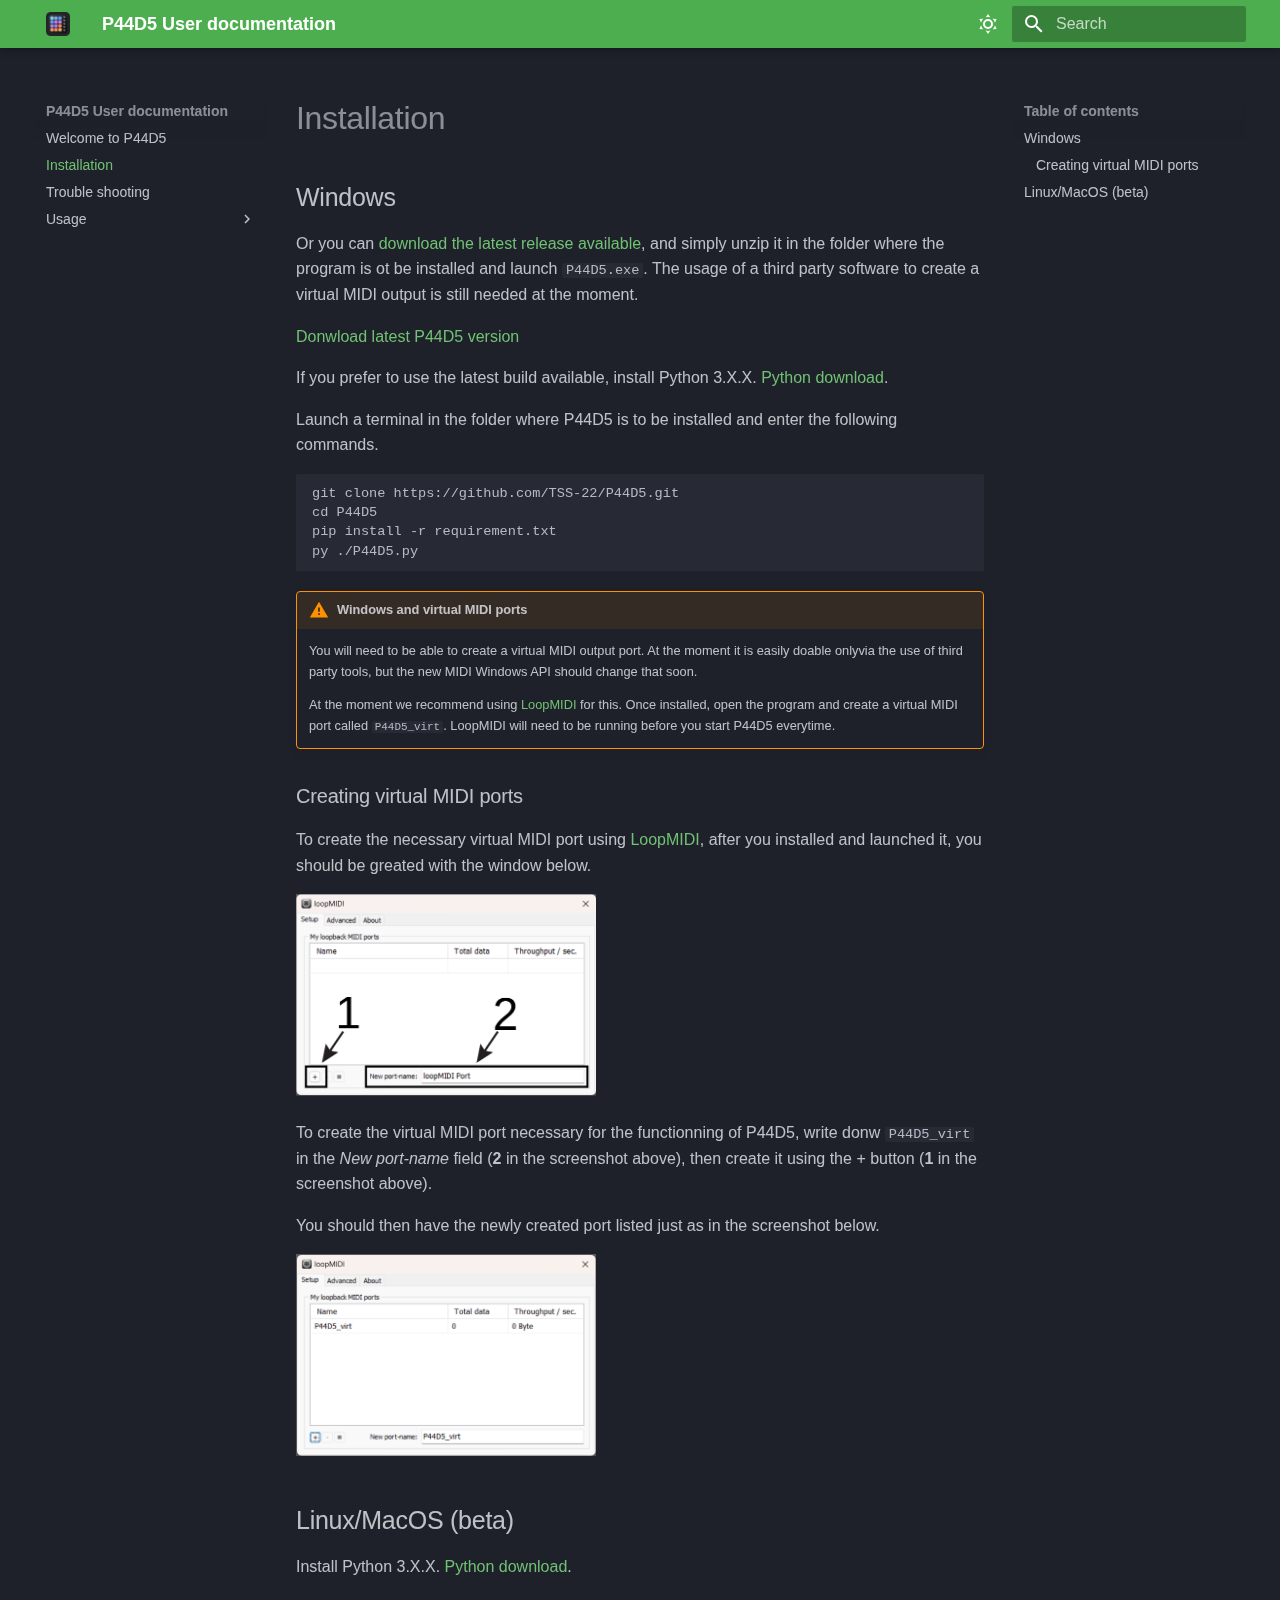
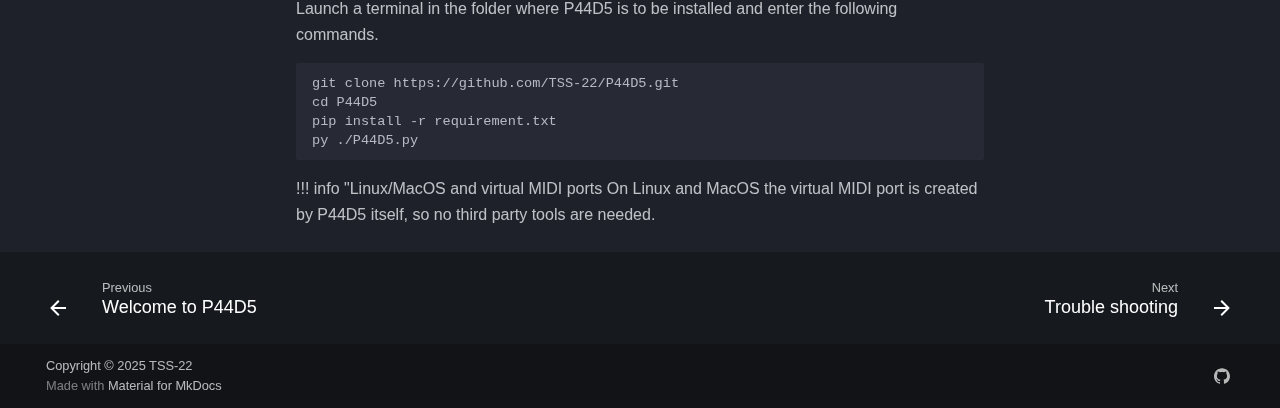
<file: 01-installation/index.html>
<!doctype html>
<html lang="en" class="no-js">
  <head>
    
      <meta charset="utf-8">
      <meta name="viewport" content="width=device-width,initial-scale=1">
      
      
      
        <link rel="canonical" href="https://github.com/TSS-22/P44D5/01-installation/">
      
      
        <link rel="prev" href="..">
      
      
        <link rel="next" href="../03-trouble_shooting/">
      
      
        
      
      
      <link rel="icon" href="../assets/img/logo.png">
      <meta name="generator" content="mkdocs-1.6.1, mkdocs-material-9.7.0">
    
    
      
        <title>Installation - P44D5 User documentation</title>
      
    
    
      <link rel="stylesheet" href="../assets/stylesheets/main.618322db.min.css">
      
        
        <link rel="stylesheet" href="../assets/stylesheets/palette.ab4e12ef.min.css">
      
      


    
    
      
    
    
      
    
    
    <script>__md_scope=new URL("..",location),__md_hash=e=>[...e].reduce(((e,_)=>(e<<5)-e+_.charCodeAt(0)),0),__md_get=(e,_=localStorage,t=__md_scope)=>JSON.parse(_.getItem(t.pathname+"."+e)),__md_set=(e,_,t=localStorage,a=__md_scope)=>{try{t.setItem(a.pathname+"."+e,JSON.stringify(_))}catch(e){}}</script>
    
      

    
    
  </head>
  
  
    
    
      
    
    
    
    
    <body dir="ltr" data-md-color-scheme="slate" data-md-color-primary="green" data-md-color-accent="deep-purple">
  
    
    <input class="md-toggle" data-md-toggle="drawer" type="checkbox" id="__drawer" autocomplete="off">
    <input class="md-toggle" data-md-toggle="search" type="checkbox" id="__search" autocomplete="off">
    <label class="md-overlay" for="__drawer"></label>
    <div data-md-component="skip">
      
        
        <a href="#installation" class="md-skip">
          Skip to content
        </a>
      
    </div>
    <div data-md-component="announce">
      
    </div>
    
    
      

  

<header class="md-header md-header--shadow" data-md-component="header">
  <nav class="md-header__inner md-grid" aria-label="Header">
    <a href=".." title="P44D5 User documentation" class="md-header__button md-logo" aria-label="P44D5 User documentation" data-md-component="logo">
      
  <img src="../assets/img/logo.png" alt="logo">

    </a>
    <label class="md-header__button md-icon" for="__drawer">
      
      <svg xmlns="http://www.w3.org/2000/svg" viewBox="0 0 24 24"><path d="M3 6h18v2H3zm0 5h18v2H3zm0 5h18v2H3z"/></svg>
    </label>
    <div class="md-header__title" data-md-component="header-title">
      <div class="md-header__ellipsis">
        <div class="md-header__topic">
          <span class="md-ellipsis">
            P44D5 User documentation
          </span>
        </div>
        <div class="md-header__topic" data-md-component="header-topic">
          <span class="md-ellipsis">
            
              Installation
            
          </span>
        </div>
      </div>
    </div>
    
      
        <form class="md-header__option" data-md-component="palette">
  
    
    
    
    <input class="md-option" data-md-color-media="" data-md-color-scheme="slate" data-md-color-primary="green" data-md-color-accent="deep-purple"  aria-label="Dark mode"  type="radio" name="__palette" id="__palette_0">
    
      <label class="md-header__button md-icon" title="Dark mode" for="__palette_1" hidden>
        <svg xmlns="http://www.w3.org/2000/svg" viewBox="0 0 24 24"><path d="M12 7a5 5 0 0 1 5 5 5 5 0 0 1-5 5 5 5 0 0 1-5-5 5 5 0 0 1 5-5m0 2a3 3 0 0 0-3 3 3 3 0 0 0 3 3 3 3 0 0 0 3-3 3 3 0 0 0-3-3m0-7 2.39 3.42C13.65 5.15 12.84 5 12 5s-1.65.15-2.39.42zM3.34 7l4.16-.35A7.2 7.2 0 0 0 5.94 8.5c-.44.74-.69 1.5-.83 2.29zm.02 10 1.76-3.77a7.131 7.131 0 0 0 2.38 4.14zM20.65 7l-1.77 3.79a7.02 7.02 0 0 0-2.38-4.15zm-.01 10-4.14.36c.59-.51 1.12-1.14 1.54-1.86.42-.73.69-1.5.83-2.29zM12 22l-2.41-3.44c.74.27 1.55.44 2.41.44.82 0 1.63-.17 2.37-.44z"/></svg>
      </label>
    
  
    
    
    
    <input class="md-option" data-md-color-media="" data-md-color-scheme="default" data-md-color-primary="blue" data-md-color-accent="deep-orange"  aria-label="Light mode"  type="radio" name="__palette" id="__palette_1">
    
      <label class="md-header__button md-icon" title="Light mode" for="__palette_0" hidden>
        <svg xmlns="http://www.w3.org/2000/svg" viewBox="0 0 24 24"><path d="m17.75 4.09-2.53 1.94.91 3.06-2.63-1.81-2.63 1.81.91-3.06-2.53-1.94L12.44 4l1.06-3 1.06 3zm3.5 6.91-1.64 1.25.59 1.98-1.7-1.17-1.7 1.17.59-1.98L15.75 11l2.06-.05L18.5 9l.69 1.95zm-2.28 4.95c.83-.08 1.72 1.1 1.19 1.85-.32.45-.66.87-1.08 1.27C15.17 23 8.84 23 4.94 19.07c-3.91-3.9-3.91-10.24 0-14.14.4-.4.82-.76 1.27-1.08.75-.53 1.93.36 1.85 1.19-.27 2.86.69 5.83 2.89 8.02a9.96 9.96 0 0 0 8.02 2.89m-1.64 2.02a12.08 12.08 0 0 1-7.8-3.47c-2.17-2.19-3.33-5-3.49-7.82-2.81 3.14-2.7 7.96.31 10.98 3.02 3.01 7.84 3.12 10.98.31"/></svg>
      </label>
    
  
</form>
      
    
    
      <script>var palette=__md_get("__palette");if(palette&&palette.color){if("(prefers-color-scheme)"===palette.color.media){var media=matchMedia("(prefers-color-scheme: light)"),input=document.querySelector(media.matches?"[data-md-color-media='(prefers-color-scheme: light)']":"[data-md-color-media='(prefers-color-scheme: dark)']");palette.color.media=input.getAttribute("data-md-color-media"),palette.color.scheme=input.getAttribute("data-md-color-scheme"),palette.color.primary=input.getAttribute("data-md-color-primary"),palette.color.accent=input.getAttribute("data-md-color-accent")}for(var[key,value]of Object.entries(palette.color))document.body.setAttribute("data-md-color-"+key,value)}</script>
    
    
    
      
      
        <label class="md-header__button md-icon" for="__search">
          
          <svg xmlns="http://www.w3.org/2000/svg" viewBox="0 0 24 24"><path d="M9.5 3A6.5 6.5 0 0 1 16 9.5c0 1.61-.59 3.09-1.56 4.23l.27.27h.79l5 5-1.5 1.5-5-5v-.79l-.27-.27A6.52 6.52 0 0 1 9.5 16 6.5 6.5 0 0 1 3 9.5 6.5 6.5 0 0 1 9.5 3m0 2C7 5 5 7 5 9.5S7 14 9.5 14 14 12 14 9.5 12 5 9.5 5"/></svg>
        </label>
        <div class="md-search" data-md-component="search" role="dialog">
  <label class="md-search__overlay" for="__search"></label>
  <div class="md-search__inner" role="search">
    <form class="md-search__form" name="search">
      <input type="text" class="md-search__input" name="query" aria-label="Search" placeholder="Search" autocapitalize="off" autocorrect="off" autocomplete="off" spellcheck="false" data-md-component="search-query" required>
      <label class="md-search__icon md-icon" for="__search">
        
        <svg xmlns="http://www.w3.org/2000/svg" viewBox="0 0 24 24"><path d="M9.5 3A6.5 6.5 0 0 1 16 9.5c0 1.61-.59 3.09-1.56 4.23l.27.27h.79l5 5-1.5 1.5-5-5v-.79l-.27-.27A6.52 6.52 0 0 1 9.5 16 6.5 6.5 0 0 1 3 9.5 6.5 6.5 0 0 1 9.5 3m0 2C7 5 5 7 5 9.5S7 14 9.5 14 14 12 14 9.5 12 5 9.5 5"/></svg>
        
        <svg xmlns="http://www.w3.org/2000/svg" viewBox="0 0 24 24"><path d="M20 11v2H8l5.5 5.5-1.42 1.42L4.16 12l7.92-7.92L13.5 5.5 8 11z"/></svg>
      </label>
      <nav class="md-search__options" aria-label="Search">
        
        <button type="reset" class="md-search__icon md-icon" title="Clear" aria-label="Clear" tabindex="-1">
          
          <svg xmlns="http://www.w3.org/2000/svg" viewBox="0 0 24 24"><path d="M19 6.41 17.59 5 12 10.59 6.41 5 5 6.41 10.59 12 5 17.59 6.41 19 12 13.41 17.59 19 19 17.59 13.41 12z"/></svg>
        </button>
      </nav>
      
    </form>
    <div class="md-search__output">
      <div class="md-search__scrollwrap" tabindex="0" data-md-scrollfix>
        <div class="md-search-result" data-md-component="search-result">
          <div class="md-search-result__meta">
            Initializing search
          </div>
          <ol class="md-search-result__list" role="presentation"></ol>
        </div>
      </div>
    </div>
  </div>
</div>
      
    
    
  </nav>
  
</header>
    
    <div class="md-container" data-md-component="container">
      
      
        
          
        
      
      <main class="md-main" data-md-component="main">
        <div class="md-main__inner md-grid">
          
            
              
              <div class="md-sidebar md-sidebar--primary" data-md-component="sidebar" data-md-type="navigation" >
                <div class="md-sidebar__scrollwrap">
                  <div class="md-sidebar__inner">
                    



<nav class="md-nav md-nav--primary" aria-label="Navigation" data-md-level="0">
  <label class="md-nav__title" for="__drawer">
    <a href=".." title="P44D5 User documentation" class="md-nav__button md-logo" aria-label="P44D5 User documentation" data-md-component="logo">
      
  <img src="../assets/img/logo.png" alt="logo">

    </a>
    P44D5 User documentation
  </label>
  
  <ul class="md-nav__list" data-md-scrollfix>
    
      
      
  
  
  
  
    <li class="md-nav__item">
      <a href=".." class="md-nav__link">
        
  
  
  <span class="md-ellipsis">
    
  
    Welcome to P44D5
  

    
  </span>
  
  

      </a>
    </li>
  

    
      
      
  
  
    
  
  
  
    <li class="md-nav__item md-nav__item--active">
      
      <input class="md-nav__toggle md-toggle" type="checkbox" id="__toc">
      
      
        
      
      
        <label class="md-nav__link md-nav__link--active" for="__toc">
          
  
  
  <span class="md-ellipsis">
    
  
    Installation
  

    
  </span>
  
  

          <span class="md-nav__icon md-icon"></span>
        </label>
      
      <a href="./" class="md-nav__link md-nav__link--active">
        
  
  
  <span class="md-ellipsis">
    
  
    Installation
  

    
  </span>
  
  

      </a>
      
        

<nav class="md-nav md-nav--secondary" aria-label="Table of contents">
  
  
  
    
  
  
    <label class="md-nav__title" for="__toc">
      <span class="md-nav__icon md-icon"></span>
      Table of contents
    </label>
    <ul class="md-nav__list" data-md-component="toc" data-md-scrollfix>
      
        <li class="md-nav__item">
  <a href="#windows" class="md-nav__link">
    <span class="md-ellipsis">
      
        Windows
      
    </span>
  </a>
  
    <nav class="md-nav" aria-label="Windows">
      <ul class="md-nav__list">
        
          <li class="md-nav__item">
  <a href="#creating-virtual-midi-ports" class="md-nav__link">
    <span class="md-ellipsis">
      
        Creating virtual MIDI ports
      
    </span>
  </a>
  
</li>
        
      </ul>
    </nav>
  
</li>
      
        <li class="md-nav__item">
  <a href="#linuxmacos-beta" class="md-nav__link">
    <span class="md-ellipsis">
      
        Linux/MacOS (beta)
      
    </span>
  </a>
  
</li>
      
    </ul>
  
</nav>
      
    </li>
  

    
      
      
  
  
  
  
    <li class="md-nav__item">
      <a href="../03-trouble_shooting/" class="md-nav__link">
        
  
  
  <span class="md-ellipsis">
    
  
    Trouble shooting
  

    
  </span>
  
  

      </a>
    </li>
  

    
      
      
  
  
  
  
    
    
    
    
    
    <li class="md-nav__item md-nav__item--nested">
      
        
        
        <input class="md-nav__toggle md-toggle " type="checkbox" id="__nav_4" >
        
          
          <label class="md-nav__link" for="__nav_4" id="__nav_4_label" tabindex="0">
            
  
  
  <span class="md-ellipsis">
    
  
    Usage
  

    
  </span>
  
  

            <span class="md-nav__icon md-icon"></span>
          </label>
        
        <nav class="md-nav" data-md-level="1" aria-labelledby="__nav_4_label" aria-expanded="false">
          <label class="md-nav__title" for="__nav_4">
            <span class="md-nav__icon md-icon"></span>
            
  
    Usage
  

          </label>
          <ul class="md-nav__list" data-md-scrollfix>
            
              
                
  
  
  
  
    <li class="md-nav__item">
      <a href="../usage/00-overview/" class="md-nav__link">
        
  
  
  <span class="md-ellipsis">
    
  
    Overview
  

    
  </span>
  
  

      </a>
    </li>
  

              
            
              
                
  
  
  
  
    <li class="md-nav__item">
      <a href="../usage/01-configurations/" class="md-nav__link">
        
  
  
  <span class="md-ellipsis">
    
  
    MIDI Configurations
  

    
  </span>
  
  

      </a>
    </li>
  

              
            
              
                
  
  
  
  
    <li class="md-nav__item">
      <a href="../usage/02-files/" class="md-nav__link">
        
  
  
  <span class="md-ellipsis">
    
  
    Files
  

    
  </span>
  
  

      </a>
    </li>
  

              
            
              
                
  
  
  
  
    <li class="md-nav__item">
      <a href="../usage/03-shortcuts/" class="md-nav__link">
        
  
  
  <span class="md-ellipsis">
    
  
    Shortcuts
  

    
  </span>
  
  

      </a>
    </li>
  

              
            
          </ul>
        </nav>
      
    </li>
  

    
  </ul>
</nav>
                  </div>
                </div>
              </div>
            
            
              
              <div class="md-sidebar md-sidebar--secondary" data-md-component="sidebar" data-md-type="toc" >
                <div class="md-sidebar__scrollwrap">
                  <div class="md-sidebar__inner">
                    

<nav class="md-nav md-nav--secondary" aria-label="Table of contents">
  
  
  
    
  
  
    <label class="md-nav__title" for="__toc">
      <span class="md-nav__icon md-icon"></span>
      Table of contents
    </label>
    <ul class="md-nav__list" data-md-component="toc" data-md-scrollfix>
      
        <li class="md-nav__item">
  <a href="#windows" class="md-nav__link">
    <span class="md-ellipsis">
      
        Windows
      
    </span>
  </a>
  
    <nav class="md-nav" aria-label="Windows">
      <ul class="md-nav__list">
        
          <li class="md-nav__item">
  <a href="#creating-virtual-midi-ports" class="md-nav__link">
    <span class="md-ellipsis">
      
        Creating virtual MIDI ports
      
    </span>
  </a>
  
</li>
        
      </ul>
    </nav>
  
</li>
      
        <li class="md-nav__item">
  <a href="#linuxmacos-beta" class="md-nav__link">
    <span class="md-ellipsis">
      
        Linux/MacOS (beta)
      
    </span>
  </a>
  
</li>
      
    </ul>
  
</nav>
                  </div>
                </div>
              </div>
            
          
          
            <div class="md-content" data-md-component="content">
              
              <article class="md-content__inner md-typeset">
                
                  



<h1 id="installation">Installation</h1>
<h2 id="windows">Windows</h2>
<p>Or you can <a href="https://github.com/TSS-22/P44D5/releases">download the latest release available</a>, and simply unzip it in the folder where the program is ot be installed and launch <code>P44D5.exe</code>. The usage of a third party software to create a virtual MIDI output is still needed at the moment.</p>
<p><a href="https://github.com/TSS-22/P44D5/releases">Donwload latest P44D5 version</a></p>
<p>If you prefer to use the latest build available, install Python 3.X.X. <a href="https://www.python.org/downloads/">Python download</a>.</p>
<p>Launch a terminal in the folder where P44D5 is to be installed and enter the following commands.</p>
<div class="language-text highlight"><pre><span></span><code><span id="__span-0-1"><a id="__codelineno-0-1" name="__codelineno-0-1" href="#__codelineno-0-1"></a>git clone https://github.com/TSS-22/P44D5.git
</span><span id="__span-0-2"><a id="__codelineno-0-2" name="__codelineno-0-2" href="#__codelineno-0-2"></a>cd P44D5
</span><span id="__span-0-3"><a id="__codelineno-0-3" name="__codelineno-0-3" href="#__codelineno-0-3"></a>pip install -r requirement.txt
</span><span id="__span-0-4"><a id="__codelineno-0-4" name="__codelineno-0-4" href="#__codelineno-0-4"></a>py ./P44D5.py
</span></code></pre></div>
<div class="admonition warning">
<p class="admonition-title">Windows and virtual MIDI ports</p>
<p>You will need to be able to create a virtual MIDI output port. At the moment it is easily doable onlyvia the use of third party tools, but the new MIDI Windows API should change that soon.</p>
<p>At the moment we recommend using <a href="https://www.tobias-erichsen.de/software/loopmidi.html">LoopMIDI</a> for this. Once installed, open the program and create a virtual MIDI port called <code>P44D5_virt</code>. LoopMIDI will need to be running before you start P44D5 everytime.</p>
</div>
<h3 id="creating-virtual-midi-ports">Creating virtual MIDI ports</h3>
<p>To create the necessary virtual MIDI port using <a href="https://www.tobias-erichsen.de/software/loopmidi.html">LoopMIDI</a>, after you installed and launched it, you should be greated with the window below.</p>
<p><img alt="LoopMIDI screenshot" src="../assets/img/loop_midi_highlight.png" width="300" /></p>
<p>To create the virtual MIDI port necessary for the functionning of P44D5, write donw <code>P44D5_virt</code> in the <em>New port-name</em> field (<strong>2</strong> in the screenshot above), then create it using the <em>+</em> button (<strong>1</strong> in the screenshot above).</p>
<p>You should then have the newly created port listed just as in the screenshot below.</p>
<p><img alt="Loop midi port created" src="../assets/img/loop_midi_port_created.png" width="300" /></p>
<h2 id="linuxmacos-beta">Linux/MacOS (beta)</h2>
<p>Install Python 3.X.X. <a href="https://www.python.org/downloads/">Python download</a>.</p>
<p>Launch a terminal in the folder where P44D5 is to be installed and enter the following commands.</p>
<div class="language-text highlight"><pre><span></span><code><span id="__span-1-1"><a id="__codelineno-1-1" name="__codelineno-1-1" href="#__codelineno-1-1"></a>git clone https://github.com/TSS-22/P44D5.git
</span><span id="__span-1-2"><a id="__codelineno-1-2" name="__codelineno-1-2" href="#__codelineno-1-2"></a>cd P44D5
</span><span id="__span-1-3"><a id="__codelineno-1-3" name="__codelineno-1-3" href="#__codelineno-1-3"></a>pip install -r requirement.txt
</span><span id="__span-1-4"><a id="__codelineno-1-4" name="__codelineno-1-4" href="#__codelineno-1-4"></a>py ./P44D5.py
</span></code></pre></div>
<p>!!! info "Linux/MacOS and virtual MIDI ports
    On Linux and MacOS the virtual MIDI port is created by P44D5 itself, so no third party tools are needed. </p>












                
              </article>
            </div>
          
          
<script>var target=document.getElementById(location.hash.slice(1));target&&target.name&&(target.checked=target.name.startsWith("__tabbed_"))</script>
        </div>
        
      </main>
      
        <footer class="md-footer">
  
    
      
      <nav class="md-footer__inner md-grid" aria-label="Footer" >
        
          
          <a href=".." class="md-footer__link md-footer__link--prev" aria-label="Previous: Welcome to P44D5">
            <div class="md-footer__button md-icon">
              
              <svg xmlns="http://www.w3.org/2000/svg" viewBox="0 0 24 24"><path d="M20 11v2H8l5.5 5.5-1.42 1.42L4.16 12l7.92-7.92L13.5 5.5 8 11z"/></svg>
            </div>
            <div class="md-footer__title">
              <span class="md-footer__direction">
                Previous
              </span>
              <div class="md-ellipsis">
                Welcome to P44D5
              </div>
            </div>
          </a>
        
        
          
          <a href="../03-trouble_shooting/" class="md-footer__link md-footer__link--next" aria-label="Next: Trouble shooting">
            <div class="md-footer__title">
              <span class="md-footer__direction">
                Next
              </span>
              <div class="md-ellipsis">
                Trouble shooting
              </div>
            </div>
            <div class="md-footer__button md-icon">
              
              <svg xmlns="http://www.w3.org/2000/svg" viewBox="0 0 24 24"><path d="M4 11v2h12l-5.5 5.5 1.42 1.42L19.84 12l-7.92-7.92L10.5 5.5 16 11z"/></svg>
            </div>
          </a>
        
      </nav>
    
  
  <div class="md-footer-meta md-typeset">
    <div class="md-footer-meta__inner md-grid">
      <div class="md-copyright">
  
    <div class="md-copyright__highlight">
      Copyright &copy; 2025 TSS-22
    </div>
  
  
    Made with
    <a href="https://squidfunk.github.io/mkdocs-material/" target="_blank" rel="noopener">
      Material for MkDocs
    </a>
  
</div>
      
        
<div class="md-social">
  
    
    
    
    
      
      
    
    <a href="https://github.com/TSS-22/P44D5" target="_blank" rel="noopener" title="github.com" class="md-social__link">
      <svg xmlns="http://www.w3.org/2000/svg" viewBox="0 0 24 24"><path d="M12 .297c-6.63 0-12 5.373-12 12 0 5.303 3.438 9.8 8.205 11.385.6.113.82-.258.82-.577 0-.285-.01-1.04-.015-2.04-3.338.724-4.042-1.61-4.042-1.61C4.422 18.07 3.633 17.7 3.633 17.7c-1.087-.744.084-.729.084-.729 1.205.084 1.838 1.236 1.838 1.236 1.07 1.835 2.809 1.305 3.495.998.108-.776.417-1.305.76-1.605-2.665-.3-5.466-1.332-5.466-5.93 0-1.31.465-2.38 1.235-3.22-.135-.303-.54-1.523.105-3.176 0 0 1.005-.322 3.3 1.23.96-.267 1.98-.399 3-.405 1.02.006 2.04.138 3 .405 2.28-1.552 3.285-1.23 3.285-1.23.645 1.653.24 2.873.12 3.176.765.84 1.23 1.91 1.23 3.22 0 4.61-2.805 5.625-5.475 5.92.42.36.81 1.096.81 2.22 0 1.606-.015 2.896-.015 3.286 0 .315.21.69.825.57C20.565 22.092 24 17.592 24 12.297c0-6.627-5.373-12-12-12"/></svg>
    </a>
  
</div>
      
    </div>
  </div>
</footer>
      
    </div>
    <div class="md-dialog" data-md-component="dialog">
      <div class="md-dialog__inner md-typeset"></div>
    </div>
    
    
    
      
      
      <script id="__config" type="application/json">{"annotate": null, "base": "..", "features": ["navigation.footer"], "search": "../assets/javascripts/workers/search.7a47a382.min.js", "tags": null, "translations": {"clipboard.copied": "Copied to clipboard", "clipboard.copy": "Copy to clipboard", "search.result.more.one": "1 more on this page", "search.result.more.other": "# more on this page", "search.result.none": "No matching documents", "search.result.one": "1 matching document", "search.result.other": "# matching documents", "search.result.placeholder": "Type to start searching", "search.result.term.missing": "Missing", "select.version": "Select version"}, "version": null}</script>
    
    
      <script src="../assets/javascripts/bundle.e71a0d61.min.js"></script>
      
    
  </body>
</html>
</file>
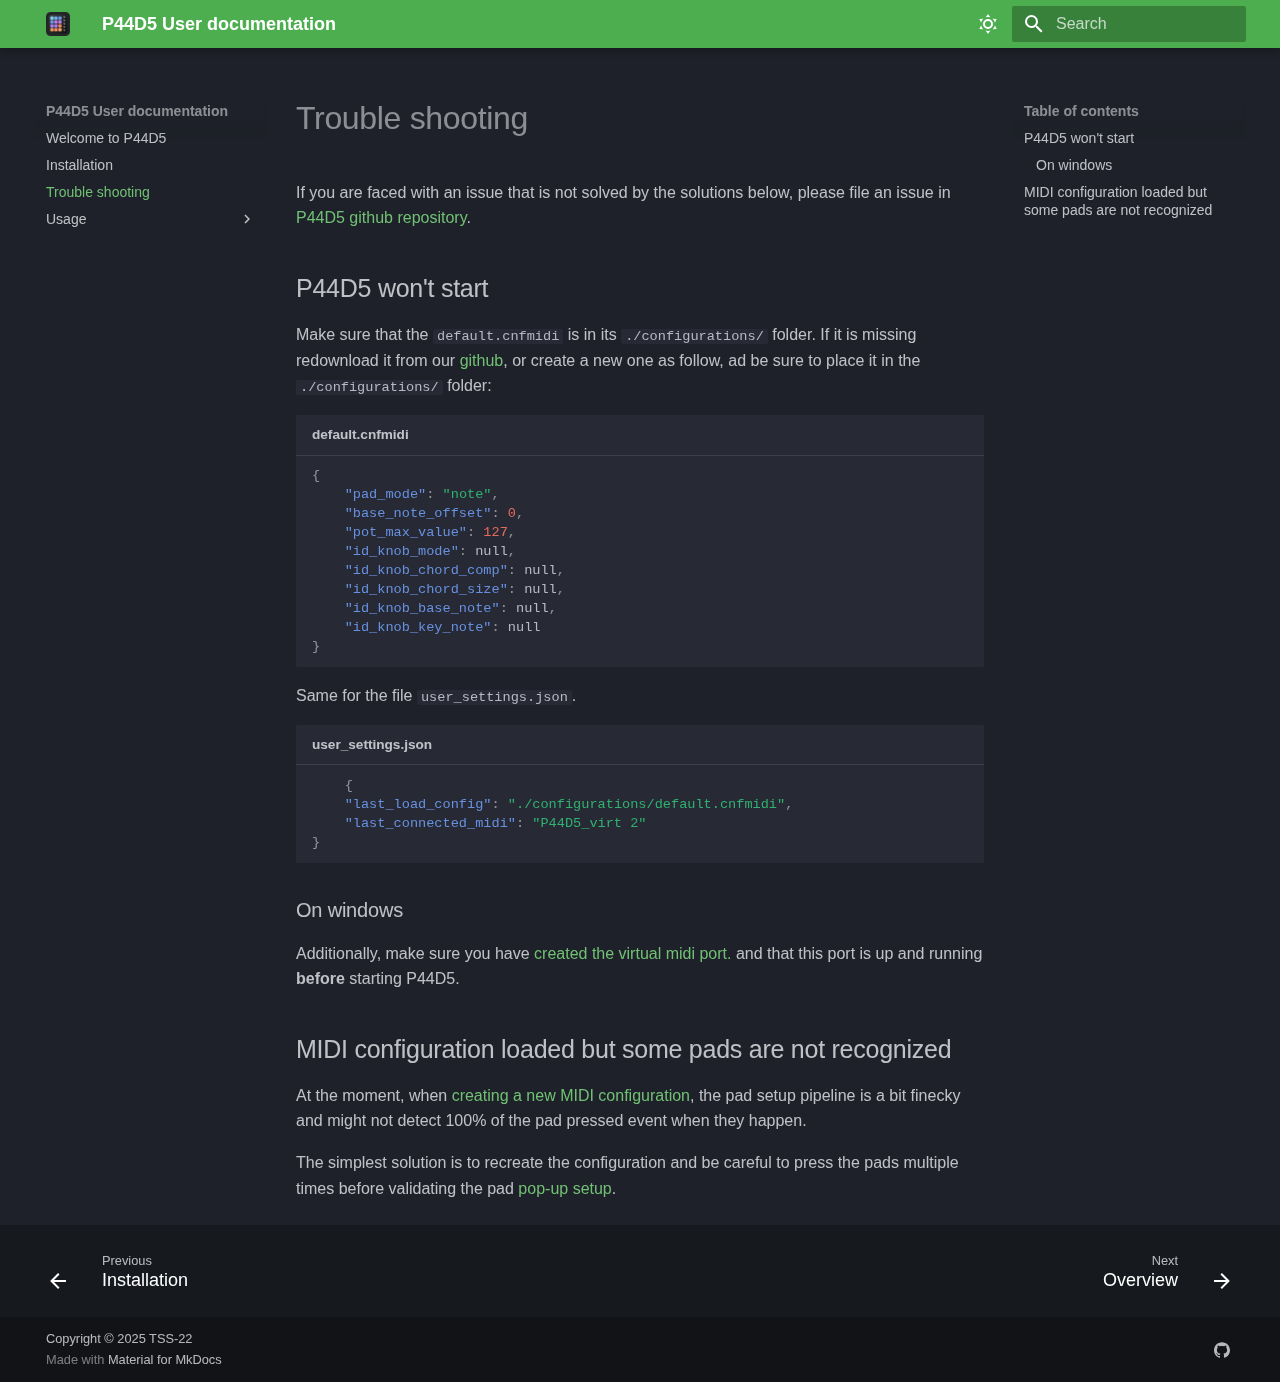
<file: 03-trouble_shooting/index.html>
<!doctype html>
<html lang="en" class="no-js">
  <head>
    
      <meta charset="utf-8">
      <meta name="viewport" content="width=device-width,initial-scale=1">
      
      
      
        <link rel="canonical" href="https://github.com/TSS-22/P44D5/03-trouble_shooting/">
      
      
        <link rel="prev" href="../01-installation/">
      
      
        <link rel="next" href="../usage/00-overview/">
      
      
        
      
      
      <link rel="icon" href="../assets/img/logo.png">
      <meta name="generator" content="mkdocs-1.6.1, mkdocs-material-9.7.0">
    
    
      
        <title>Trouble shooting - P44D5 User documentation</title>
      
    
    
      <link rel="stylesheet" href="../assets/stylesheets/main.618322db.min.css">
      
        
        <link rel="stylesheet" href="../assets/stylesheets/palette.ab4e12ef.min.css">
      
      


    
    
      
    
    
      
    
    
    <script>__md_scope=new URL("..",location),__md_hash=e=>[...e].reduce(((e,_)=>(e<<5)-e+_.charCodeAt(0)),0),__md_get=(e,_=localStorage,t=__md_scope)=>JSON.parse(_.getItem(t.pathname+"."+e)),__md_set=(e,_,t=localStorage,a=__md_scope)=>{try{t.setItem(a.pathname+"."+e,JSON.stringify(_))}catch(e){}}</script>
    
      

    
    
  </head>
  
  
    
    
      
    
    
    
    
    <body dir="ltr" data-md-color-scheme="slate" data-md-color-primary="green" data-md-color-accent="deep-purple">
  
    
    <input class="md-toggle" data-md-toggle="drawer" type="checkbox" id="__drawer" autocomplete="off">
    <input class="md-toggle" data-md-toggle="search" type="checkbox" id="__search" autocomplete="off">
    <label class="md-overlay" for="__drawer"></label>
    <div data-md-component="skip">
      
        
        <a href="#trouble-shooting" class="md-skip">
          Skip to content
        </a>
      
    </div>
    <div data-md-component="announce">
      
    </div>
    
    
      

  

<header class="md-header md-header--shadow" data-md-component="header">
  <nav class="md-header__inner md-grid" aria-label="Header">
    <a href=".." title="P44D5 User documentation" class="md-header__button md-logo" aria-label="P44D5 User documentation" data-md-component="logo">
      
  <img src="../assets/img/logo.png" alt="logo">

    </a>
    <label class="md-header__button md-icon" for="__drawer">
      
      <svg xmlns="http://www.w3.org/2000/svg" viewBox="0 0 24 24"><path d="M3 6h18v2H3zm0 5h18v2H3zm0 5h18v2H3z"/></svg>
    </label>
    <div class="md-header__title" data-md-component="header-title">
      <div class="md-header__ellipsis">
        <div class="md-header__topic">
          <span class="md-ellipsis">
            P44D5 User documentation
          </span>
        </div>
        <div class="md-header__topic" data-md-component="header-topic">
          <span class="md-ellipsis">
            
              Trouble shooting
            
          </span>
        </div>
      </div>
    </div>
    
      
        <form class="md-header__option" data-md-component="palette">
  
    
    
    
    <input class="md-option" data-md-color-media="" data-md-color-scheme="slate" data-md-color-primary="green" data-md-color-accent="deep-purple"  aria-label="Dark mode"  type="radio" name="__palette" id="__palette_0">
    
      <label class="md-header__button md-icon" title="Dark mode" for="__palette_1" hidden>
        <svg xmlns="http://www.w3.org/2000/svg" viewBox="0 0 24 24"><path d="M12 7a5 5 0 0 1 5 5 5 5 0 0 1-5 5 5 5 0 0 1-5-5 5 5 0 0 1 5-5m0 2a3 3 0 0 0-3 3 3 3 0 0 0 3 3 3 3 0 0 0 3-3 3 3 0 0 0-3-3m0-7 2.39 3.42C13.65 5.15 12.84 5 12 5s-1.65.15-2.39.42zM3.34 7l4.16-.35A7.2 7.2 0 0 0 5.94 8.5c-.44.74-.69 1.5-.83 2.29zm.02 10 1.76-3.77a7.131 7.131 0 0 0 2.38 4.14zM20.65 7l-1.77 3.79a7.02 7.02 0 0 0-2.38-4.15zm-.01 10-4.14.36c.59-.51 1.12-1.14 1.54-1.86.42-.73.69-1.5.83-2.29zM12 22l-2.41-3.44c.74.27 1.55.44 2.41.44.82 0 1.63-.17 2.37-.44z"/></svg>
      </label>
    
  
    
    
    
    <input class="md-option" data-md-color-media="" data-md-color-scheme="default" data-md-color-primary="blue" data-md-color-accent="deep-orange"  aria-label="Light mode"  type="radio" name="__palette" id="__palette_1">
    
      <label class="md-header__button md-icon" title="Light mode" for="__palette_0" hidden>
        <svg xmlns="http://www.w3.org/2000/svg" viewBox="0 0 24 24"><path d="m17.75 4.09-2.53 1.94.91 3.06-2.63-1.81-2.63 1.81.91-3.06-2.53-1.94L12.44 4l1.06-3 1.06 3zm3.5 6.91-1.64 1.25.59 1.98-1.7-1.17-1.7 1.17.59-1.98L15.75 11l2.06-.05L18.5 9l.69 1.95zm-2.28 4.95c.83-.08 1.72 1.1 1.19 1.85-.32.45-.66.87-1.08 1.27C15.17 23 8.84 23 4.94 19.07c-3.91-3.9-3.91-10.24 0-14.14.4-.4.82-.76 1.27-1.08.75-.53 1.93.36 1.85 1.19-.27 2.86.69 5.83 2.89 8.02a9.96 9.96 0 0 0 8.02 2.89m-1.64 2.02a12.08 12.08 0 0 1-7.8-3.47c-2.17-2.19-3.33-5-3.49-7.82-2.81 3.14-2.7 7.96.31 10.98 3.02 3.01 7.84 3.12 10.98.31"/></svg>
      </label>
    
  
</form>
      
    
    
      <script>var palette=__md_get("__palette");if(palette&&palette.color){if("(prefers-color-scheme)"===palette.color.media){var media=matchMedia("(prefers-color-scheme: light)"),input=document.querySelector(media.matches?"[data-md-color-media='(prefers-color-scheme: light)']":"[data-md-color-media='(prefers-color-scheme: dark)']");palette.color.media=input.getAttribute("data-md-color-media"),palette.color.scheme=input.getAttribute("data-md-color-scheme"),palette.color.primary=input.getAttribute("data-md-color-primary"),palette.color.accent=input.getAttribute("data-md-color-accent")}for(var[key,value]of Object.entries(palette.color))document.body.setAttribute("data-md-color-"+key,value)}</script>
    
    
    
      
      
        <label class="md-header__button md-icon" for="__search">
          
          <svg xmlns="http://www.w3.org/2000/svg" viewBox="0 0 24 24"><path d="M9.5 3A6.5 6.5 0 0 1 16 9.5c0 1.61-.59 3.09-1.56 4.23l.27.27h.79l5 5-1.5 1.5-5-5v-.79l-.27-.27A6.52 6.52 0 0 1 9.5 16 6.5 6.5 0 0 1 3 9.5 6.5 6.5 0 0 1 9.5 3m0 2C7 5 5 7 5 9.5S7 14 9.5 14 14 12 14 9.5 12 5 9.5 5"/></svg>
        </label>
        <div class="md-search" data-md-component="search" role="dialog">
  <label class="md-search__overlay" for="__search"></label>
  <div class="md-search__inner" role="search">
    <form class="md-search__form" name="search">
      <input type="text" class="md-search__input" name="query" aria-label="Search" placeholder="Search" autocapitalize="off" autocorrect="off" autocomplete="off" spellcheck="false" data-md-component="search-query" required>
      <label class="md-search__icon md-icon" for="__search">
        
        <svg xmlns="http://www.w3.org/2000/svg" viewBox="0 0 24 24"><path d="M9.5 3A6.5 6.5 0 0 1 16 9.5c0 1.61-.59 3.09-1.56 4.23l.27.27h.79l5 5-1.5 1.5-5-5v-.79l-.27-.27A6.52 6.52 0 0 1 9.5 16 6.5 6.5 0 0 1 3 9.5 6.5 6.5 0 0 1 9.5 3m0 2C7 5 5 7 5 9.5S7 14 9.5 14 14 12 14 9.5 12 5 9.5 5"/></svg>
        
        <svg xmlns="http://www.w3.org/2000/svg" viewBox="0 0 24 24"><path d="M20 11v2H8l5.5 5.5-1.42 1.42L4.16 12l7.92-7.92L13.5 5.5 8 11z"/></svg>
      </label>
      <nav class="md-search__options" aria-label="Search">
        
        <button type="reset" class="md-search__icon md-icon" title="Clear" aria-label="Clear" tabindex="-1">
          
          <svg xmlns="http://www.w3.org/2000/svg" viewBox="0 0 24 24"><path d="M19 6.41 17.59 5 12 10.59 6.41 5 5 6.41 10.59 12 5 17.59 6.41 19 12 13.41 17.59 19 19 17.59 13.41 12z"/></svg>
        </button>
      </nav>
      
    </form>
    <div class="md-search__output">
      <div class="md-search__scrollwrap" tabindex="0" data-md-scrollfix>
        <div class="md-search-result" data-md-component="search-result">
          <div class="md-search-result__meta">
            Initializing search
          </div>
          <ol class="md-search-result__list" role="presentation"></ol>
        </div>
      </div>
    </div>
  </div>
</div>
      
    
    
  </nav>
  
</header>
    
    <div class="md-container" data-md-component="container">
      
      
        
          
        
      
      <main class="md-main" data-md-component="main">
        <div class="md-main__inner md-grid">
          
            
              
              <div class="md-sidebar md-sidebar--primary" data-md-component="sidebar" data-md-type="navigation" >
                <div class="md-sidebar__scrollwrap">
                  <div class="md-sidebar__inner">
                    



<nav class="md-nav md-nav--primary" aria-label="Navigation" data-md-level="0">
  <label class="md-nav__title" for="__drawer">
    <a href=".." title="P44D5 User documentation" class="md-nav__button md-logo" aria-label="P44D5 User documentation" data-md-component="logo">
      
  <img src="../assets/img/logo.png" alt="logo">

    </a>
    P44D5 User documentation
  </label>
  
  <ul class="md-nav__list" data-md-scrollfix>
    
      
      
  
  
  
  
    <li class="md-nav__item">
      <a href=".." class="md-nav__link">
        
  
  
  <span class="md-ellipsis">
    
  
    Welcome to P44D5
  

    
  </span>
  
  

      </a>
    </li>
  

    
      
      
  
  
  
  
    <li class="md-nav__item">
      <a href="../01-installation/" class="md-nav__link">
        
  
  
  <span class="md-ellipsis">
    
  
    Installation
  

    
  </span>
  
  

      </a>
    </li>
  

    
      
      
  
  
    
  
  
  
    <li class="md-nav__item md-nav__item--active">
      
      <input class="md-nav__toggle md-toggle" type="checkbox" id="__toc">
      
      
        
      
      
        <label class="md-nav__link md-nav__link--active" for="__toc">
          
  
  
  <span class="md-ellipsis">
    
  
    Trouble shooting
  

    
  </span>
  
  

          <span class="md-nav__icon md-icon"></span>
        </label>
      
      <a href="./" class="md-nav__link md-nav__link--active">
        
  
  
  <span class="md-ellipsis">
    
  
    Trouble shooting
  

    
  </span>
  
  

      </a>
      
        

<nav class="md-nav md-nav--secondary" aria-label="Table of contents">
  
  
  
    
  
  
    <label class="md-nav__title" for="__toc">
      <span class="md-nav__icon md-icon"></span>
      Table of contents
    </label>
    <ul class="md-nav__list" data-md-component="toc" data-md-scrollfix>
      
        <li class="md-nav__item">
  <a href="#p44d5-wont-start" class="md-nav__link">
    <span class="md-ellipsis">
      
        P44D5 won't start
      
    </span>
  </a>
  
    <nav class="md-nav" aria-label="P44D5 won&#39;t start">
      <ul class="md-nav__list">
        
          <li class="md-nav__item">
  <a href="#on-windows" class="md-nav__link">
    <span class="md-ellipsis">
      
        On windows
      
    </span>
  </a>
  
</li>
        
      </ul>
    </nav>
  
</li>
      
        <li class="md-nav__item">
  <a href="#midi-configuration-loaded-but-some-pads-are-not-recognized" class="md-nav__link">
    <span class="md-ellipsis">
      
        MIDI configuration loaded but some pads are not recognized
      
    </span>
  </a>
  
</li>
      
    </ul>
  
</nav>
      
    </li>
  

    
      
      
  
  
  
  
    
    
    
    
    
    <li class="md-nav__item md-nav__item--nested">
      
        
        
        <input class="md-nav__toggle md-toggle " type="checkbox" id="__nav_4" >
        
          
          <label class="md-nav__link" for="__nav_4" id="__nav_4_label" tabindex="0">
            
  
  
  <span class="md-ellipsis">
    
  
    Usage
  

    
  </span>
  
  

            <span class="md-nav__icon md-icon"></span>
          </label>
        
        <nav class="md-nav" data-md-level="1" aria-labelledby="__nav_4_label" aria-expanded="false">
          <label class="md-nav__title" for="__nav_4">
            <span class="md-nav__icon md-icon"></span>
            
  
    Usage
  

          </label>
          <ul class="md-nav__list" data-md-scrollfix>
            
              
                
  
  
  
  
    <li class="md-nav__item">
      <a href="../usage/00-overview/" class="md-nav__link">
        
  
  
  <span class="md-ellipsis">
    
  
    Overview
  

    
  </span>
  
  

      </a>
    </li>
  

              
            
              
                
  
  
  
  
    <li class="md-nav__item">
      <a href="../usage/01-configurations/" class="md-nav__link">
        
  
  
  <span class="md-ellipsis">
    
  
    MIDI Configurations
  

    
  </span>
  
  

      </a>
    </li>
  

              
            
              
                
  
  
  
  
    <li class="md-nav__item">
      <a href="../usage/02-files/" class="md-nav__link">
        
  
  
  <span class="md-ellipsis">
    
  
    Files
  

    
  </span>
  
  

      </a>
    </li>
  

              
            
              
                
  
  
  
  
    <li class="md-nav__item">
      <a href="../usage/03-shortcuts/" class="md-nav__link">
        
  
  
  <span class="md-ellipsis">
    
  
    Shortcuts
  

    
  </span>
  
  

      </a>
    </li>
  

              
            
          </ul>
        </nav>
      
    </li>
  

    
  </ul>
</nav>
                  </div>
                </div>
              </div>
            
            
              
              <div class="md-sidebar md-sidebar--secondary" data-md-component="sidebar" data-md-type="toc" >
                <div class="md-sidebar__scrollwrap">
                  <div class="md-sidebar__inner">
                    

<nav class="md-nav md-nav--secondary" aria-label="Table of contents">
  
  
  
    
  
  
    <label class="md-nav__title" for="__toc">
      <span class="md-nav__icon md-icon"></span>
      Table of contents
    </label>
    <ul class="md-nav__list" data-md-component="toc" data-md-scrollfix>
      
        <li class="md-nav__item">
  <a href="#p44d5-wont-start" class="md-nav__link">
    <span class="md-ellipsis">
      
        P44D5 won't start
      
    </span>
  </a>
  
    <nav class="md-nav" aria-label="P44D5 won&#39;t start">
      <ul class="md-nav__list">
        
          <li class="md-nav__item">
  <a href="#on-windows" class="md-nav__link">
    <span class="md-ellipsis">
      
        On windows
      
    </span>
  </a>
  
</li>
        
      </ul>
    </nav>
  
</li>
      
        <li class="md-nav__item">
  <a href="#midi-configuration-loaded-but-some-pads-are-not-recognized" class="md-nav__link">
    <span class="md-ellipsis">
      
        MIDI configuration loaded but some pads are not recognized
      
    </span>
  </a>
  
</li>
      
    </ul>
  
</nav>
                  </div>
                </div>
              </div>
            
          
          
            <div class="md-content" data-md-component="content">
              
              <article class="md-content__inner md-typeset">
                
                  



<h1 id="trouble-shooting">Trouble shooting</h1>
<p>If you are faced with an issue that is not solved by the solutions below, please file an issue in <a href="https://github.com/TSS-22/P44D5/issues">P44D5 github repository</a>.</p>
<h2 id="p44d5-wont-start">P44D5 won't start</h2>
<p>Make sure that the <code>default.cnfmidi</code> is in its <code>./configurations/</code> folder. If it is missing redownload it from our <a href="https://github.com/TSS-22/P44D5">github</a>, or create a new one as follow, ad be sure to place it in the <code>./configurations/</code> folder:</p>
<div class="language-json highlight"><span class="filename">default.cnfmidi</span><pre><span></span><code><span id="__span-0-1"><a id="__codelineno-0-1" name="__codelineno-0-1" href="#__codelineno-0-1"></a><span class="p">{</span>
</span><span id="__span-0-2"><a id="__codelineno-0-2" name="__codelineno-0-2" href="#__codelineno-0-2"></a><span class="w">    </span><span class="nt">&quot;pad_mode&quot;</span><span class="p">:</span><span class="w"> </span><span class="s2">&quot;note&quot;</span><span class="p">,</span>
</span><span id="__span-0-3"><a id="__codelineno-0-3" name="__codelineno-0-3" href="#__codelineno-0-3"></a><span class="w">    </span><span class="nt">&quot;base_note_offset&quot;</span><span class="p">:</span><span class="w"> </span><span class="mi">0</span><span class="p">,</span>
</span><span id="__span-0-4"><a id="__codelineno-0-4" name="__codelineno-0-4" href="#__codelineno-0-4"></a><span class="w">    </span><span class="nt">&quot;pot_max_value&quot;</span><span class="p">:</span><span class="w"> </span><span class="mi">127</span><span class="p">,</span>
</span><span id="__span-0-5"><a id="__codelineno-0-5" name="__codelineno-0-5" href="#__codelineno-0-5"></a><span class="w">    </span><span class="nt">&quot;id_knob_mode&quot;</span><span class="p">:</span><span class="w"> </span><span class="kc">null</span><span class="p">,</span>
</span><span id="__span-0-6"><a id="__codelineno-0-6" name="__codelineno-0-6" href="#__codelineno-0-6"></a><span class="w">    </span><span class="nt">&quot;id_knob_chord_comp&quot;</span><span class="p">:</span><span class="w"> </span><span class="kc">null</span><span class="p">,</span>
</span><span id="__span-0-7"><a id="__codelineno-0-7" name="__codelineno-0-7" href="#__codelineno-0-7"></a><span class="w">    </span><span class="nt">&quot;id_knob_chord_size&quot;</span><span class="p">:</span><span class="w"> </span><span class="kc">null</span><span class="p">,</span>
</span><span id="__span-0-8"><a id="__codelineno-0-8" name="__codelineno-0-8" href="#__codelineno-0-8"></a><span class="w">    </span><span class="nt">&quot;id_knob_base_note&quot;</span><span class="p">:</span><span class="w"> </span><span class="kc">null</span><span class="p">,</span>
</span><span id="__span-0-9"><a id="__codelineno-0-9" name="__codelineno-0-9" href="#__codelineno-0-9"></a><span class="w">    </span><span class="nt">&quot;id_knob_key_note&quot;</span><span class="p">:</span><span class="w"> </span><span class="kc">null</span>
</span><span id="__span-0-10"><a id="__codelineno-0-10" name="__codelineno-0-10" href="#__codelineno-0-10"></a><span class="p">}</span>
</span></code></pre></div>
<p>Same for the file <code>user_settings.json</code>.</p>
<div class="language-json highlight"><span class="filename">user_settings.json</span><pre><span></span><code><span id="__span-1-1"><a id="__codelineno-1-1" name="__codelineno-1-1" href="#__codelineno-1-1"></a><span class="w">    </span><span class="p">{</span>
</span><span id="__span-1-2"><a id="__codelineno-1-2" name="__codelineno-1-2" href="#__codelineno-1-2"></a><span class="w">    </span><span class="nt">&quot;last_load_config&quot;</span><span class="p">:</span><span class="w"> </span><span class="s2">&quot;./configurations/default.cnfmidi&quot;</span><span class="p">,</span>
</span><span id="__span-1-3"><a id="__codelineno-1-3" name="__codelineno-1-3" href="#__codelineno-1-3"></a><span class="w">    </span><span class="nt">&quot;last_connected_midi&quot;</span><span class="p">:</span><span class="w"> </span><span class="s2">&quot;P44D5_virt 2&quot;</span>
</span><span id="__span-1-4"><a id="__codelineno-1-4" name="__codelineno-1-4" href="#__codelineno-1-4"></a><span class="p">}</span>
</span></code></pre></div>
<h3 id="on-windows">On windows</h3>
<p>Additionally, make sure you have <a href="../01-installation/#creating-virtual-midi-ports">created the virtual midi port.</a> and that this port is up and running <strong>before</strong> starting P44D5.</p>
<h2 id="midi-configuration-loaded-but-some-pads-are-not-recognized">MIDI configuration loaded but some pads are not recognized</h2>
<p>At the moment, when <a href="../usage/01-configurations/#create-a-midi-configuration">creating a new MIDI configuration</a>, the pad setup pipeline is a bit finecky and might not detect 100% of the pad pressed event when they happen. </p>
<p>The simplest solution is to recreate the configuration and be careful to press the pads multiple times before validating the pad <a href="../usage/01-configurations/#setup-the-pads">pop-up setup</a>.</p>












                
              </article>
            </div>
          
          
<script>var target=document.getElementById(location.hash.slice(1));target&&target.name&&(target.checked=target.name.startsWith("__tabbed_"))</script>
        </div>
        
      </main>
      
        <footer class="md-footer">
  
    
      
      <nav class="md-footer__inner md-grid" aria-label="Footer" >
        
          
          <a href="../01-installation/" class="md-footer__link md-footer__link--prev" aria-label="Previous: Installation">
            <div class="md-footer__button md-icon">
              
              <svg xmlns="http://www.w3.org/2000/svg" viewBox="0 0 24 24"><path d="M20 11v2H8l5.5 5.5-1.42 1.42L4.16 12l7.92-7.92L13.5 5.5 8 11z"/></svg>
            </div>
            <div class="md-footer__title">
              <span class="md-footer__direction">
                Previous
              </span>
              <div class="md-ellipsis">
                Installation
              </div>
            </div>
          </a>
        
        
          
          <a href="../usage/00-overview/" class="md-footer__link md-footer__link--next" aria-label="Next: Overview">
            <div class="md-footer__title">
              <span class="md-footer__direction">
                Next
              </span>
              <div class="md-ellipsis">
                Overview
              </div>
            </div>
            <div class="md-footer__button md-icon">
              
              <svg xmlns="http://www.w3.org/2000/svg" viewBox="0 0 24 24"><path d="M4 11v2h12l-5.5 5.5 1.42 1.42L19.84 12l-7.92-7.92L10.5 5.5 16 11z"/></svg>
            </div>
          </a>
        
      </nav>
    
  
  <div class="md-footer-meta md-typeset">
    <div class="md-footer-meta__inner md-grid">
      <div class="md-copyright">
  
    <div class="md-copyright__highlight">
      Copyright &copy; 2025 TSS-22
    </div>
  
  
    Made with
    <a href="https://squidfunk.github.io/mkdocs-material/" target="_blank" rel="noopener">
      Material for MkDocs
    </a>
  
</div>
      
        
<div class="md-social">
  
    
    
    
    
      
      
    
    <a href="https://github.com/TSS-22/P44D5" target="_blank" rel="noopener" title="github.com" class="md-social__link">
      <svg xmlns="http://www.w3.org/2000/svg" viewBox="0 0 24 24"><path d="M12 .297c-6.63 0-12 5.373-12 12 0 5.303 3.438 9.8 8.205 11.385.6.113.82-.258.82-.577 0-.285-.01-1.04-.015-2.04-3.338.724-4.042-1.61-4.042-1.61C4.422 18.07 3.633 17.7 3.633 17.7c-1.087-.744.084-.729.084-.729 1.205.084 1.838 1.236 1.838 1.236 1.07 1.835 2.809 1.305 3.495.998.108-.776.417-1.305.76-1.605-2.665-.3-5.466-1.332-5.466-5.93 0-1.31.465-2.38 1.235-3.22-.135-.303-.54-1.523.105-3.176 0 0 1.005-.322 3.3 1.23.96-.267 1.98-.399 3-.405 1.02.006 2.04.138 3 .405 2.28-1.552 3.285-1.23 3.285-1.23.645 1.653.24 2.873.12 3.176.765.84 1.23 1.91 1.23 3.22 0 4.61-2.805 5.625-5.475 5.92.42.36.81 1.096.81 2.22 0 1.606-.015 2.896-.015 3.286 0 .315.21.69.825.57C20.565 22.092 24 17.592 24 12.297c0-6.627-5.373-12-12-12"/></svg>
    </a>
  
</div>
      
    </div>
  </div>
</footer>
      
    </div>
    <div class="md-dialog" data-md-component="dialog">
      <div class="md-dialog__inner md-typeset"></div>
    </div>
    
    
    
      
      
      <script id="__config" type="application/json">{"annotate": null, "base": "..", "features": ["navigation.footer"], "search": "../assets/javascripts/workers/search.7a47a382.min.js", "tags": null, "translations": {"clipboard.copied": "Copied to clipboard", "clipboard.copy": "Copy to clipboard", "search.result.more.one": "1 more on this page", "search.result.more.other": "# more on this page", "search.result.none": "No matching documents", "search.result.one": "1 matching document", "search.result.other": "# matching documents", "search.result.placeholder": "Type to start searching", "search.result.term.missing": "Missing", "select.version": "Select version"}, "version": null}</script>
    
    
      <script src="../assets/javascripts/bundle.e71a0d61.min.js"></script>
      
    
  </body>
</html>
</file>
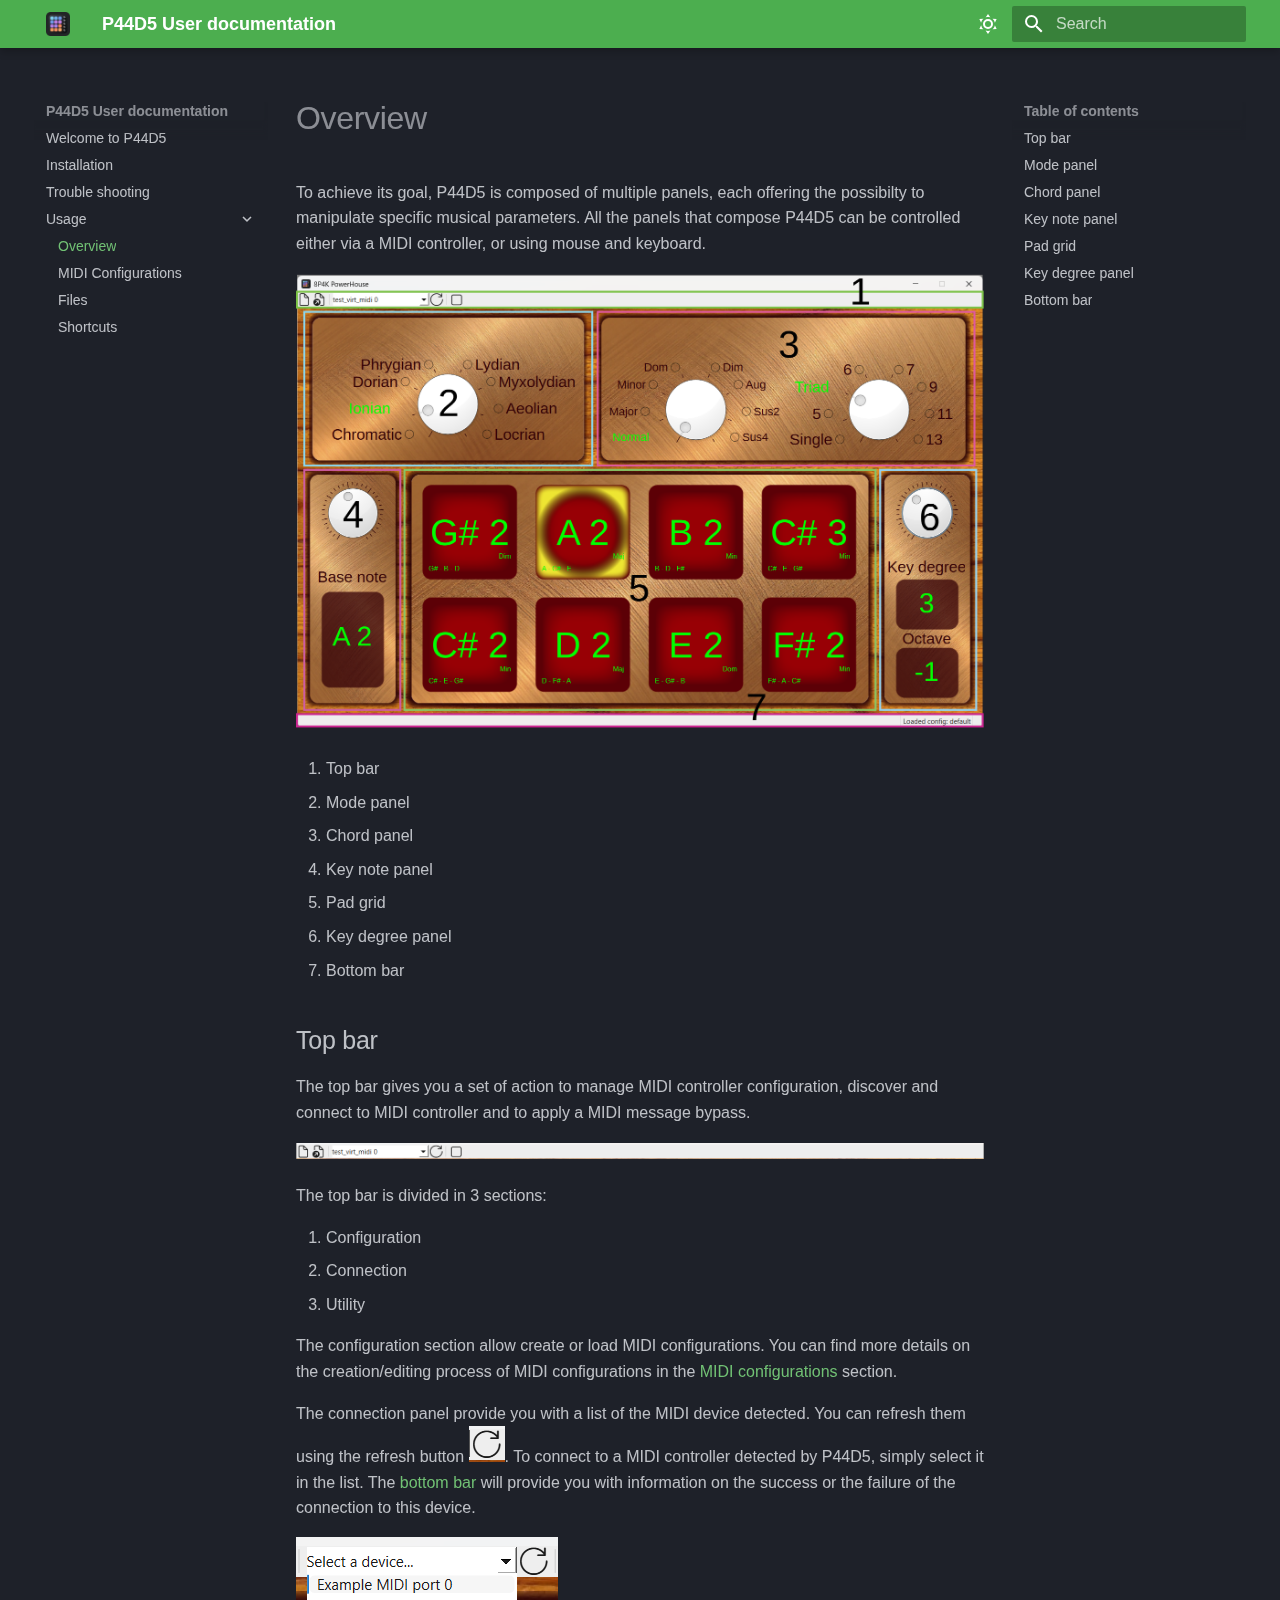
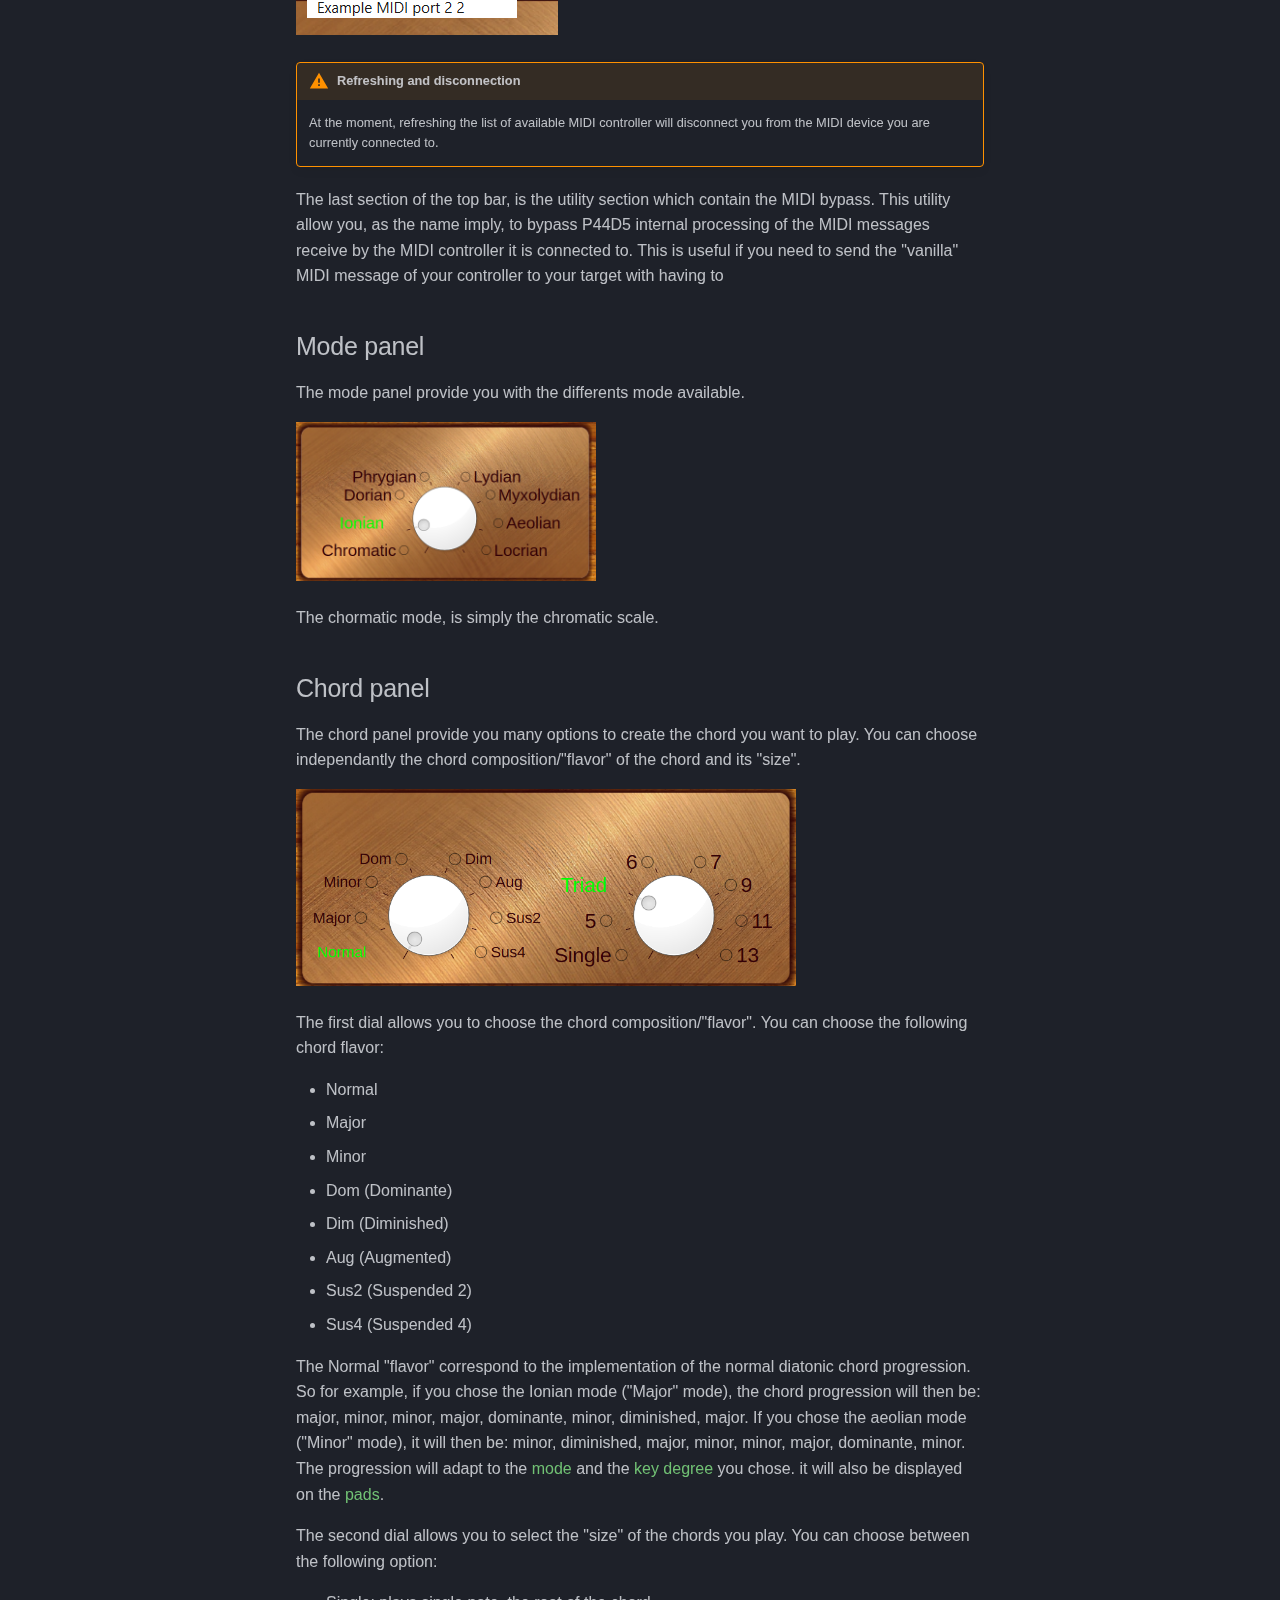
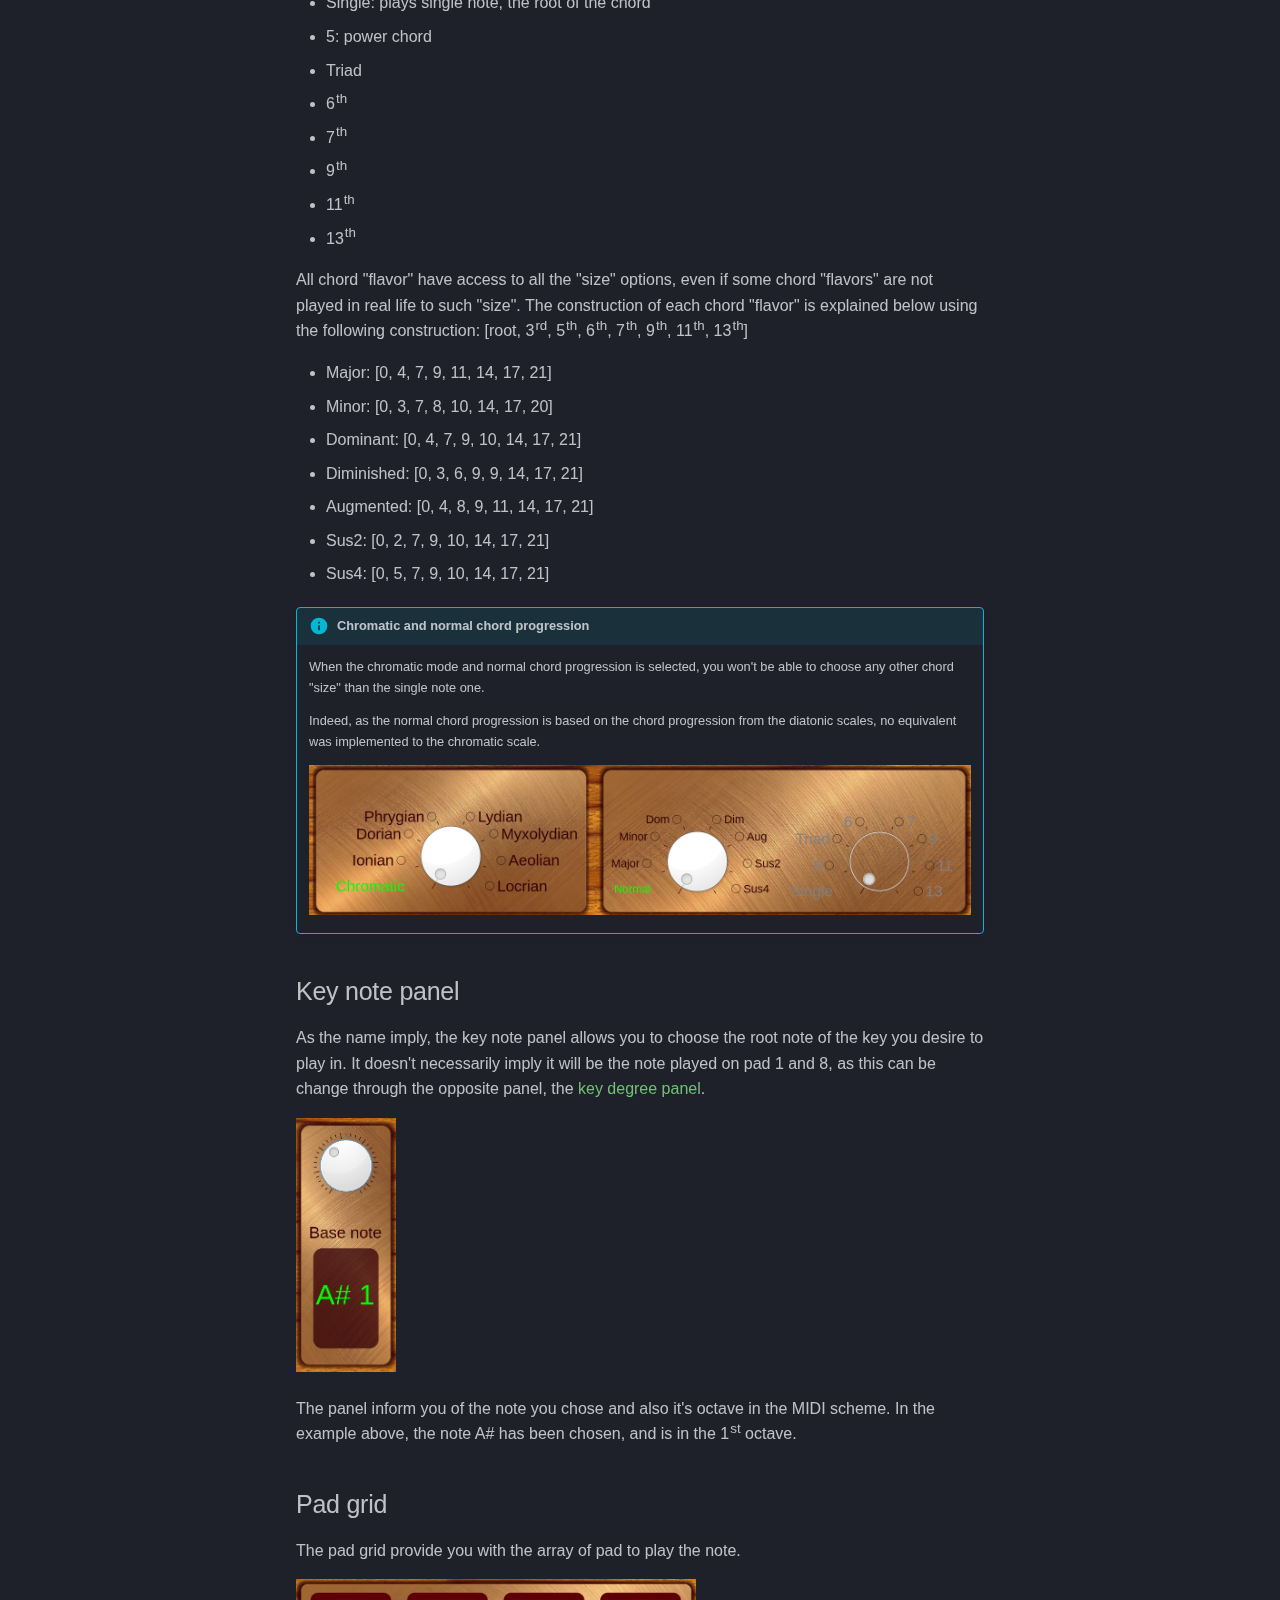
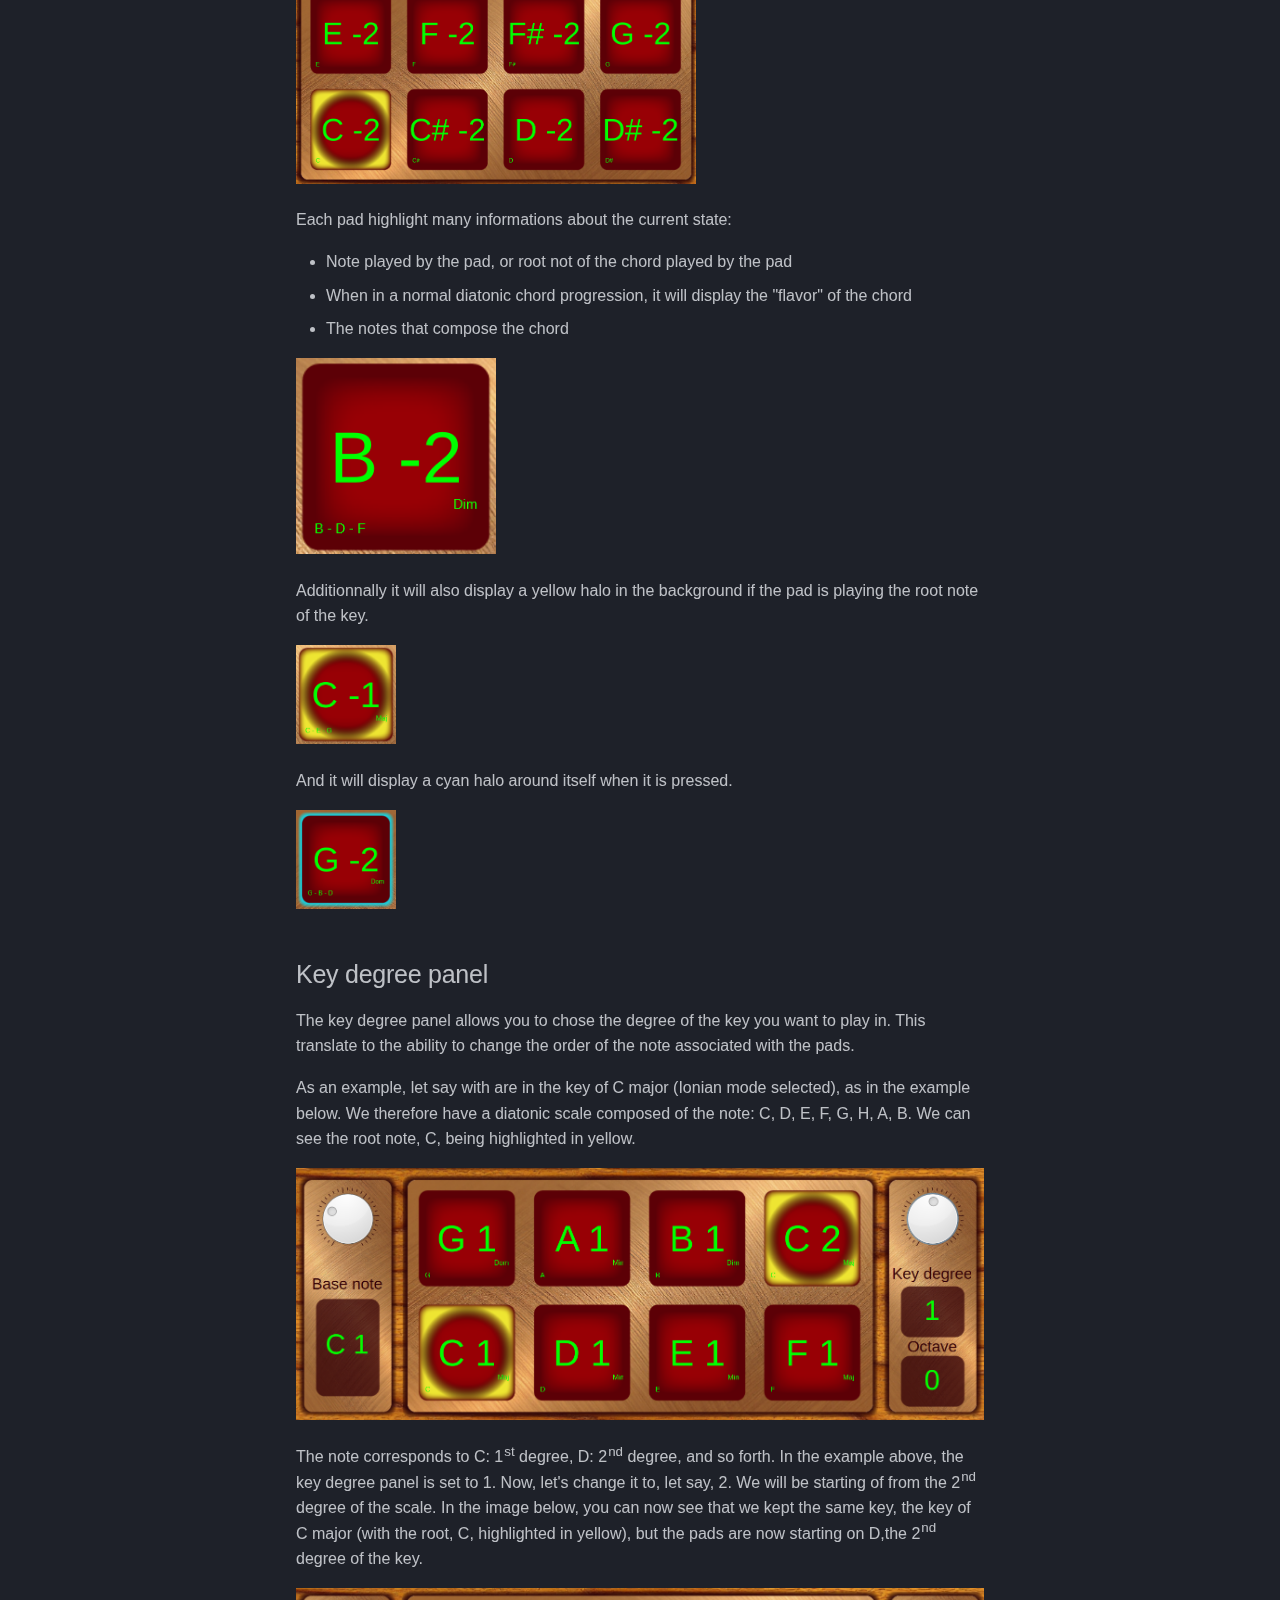
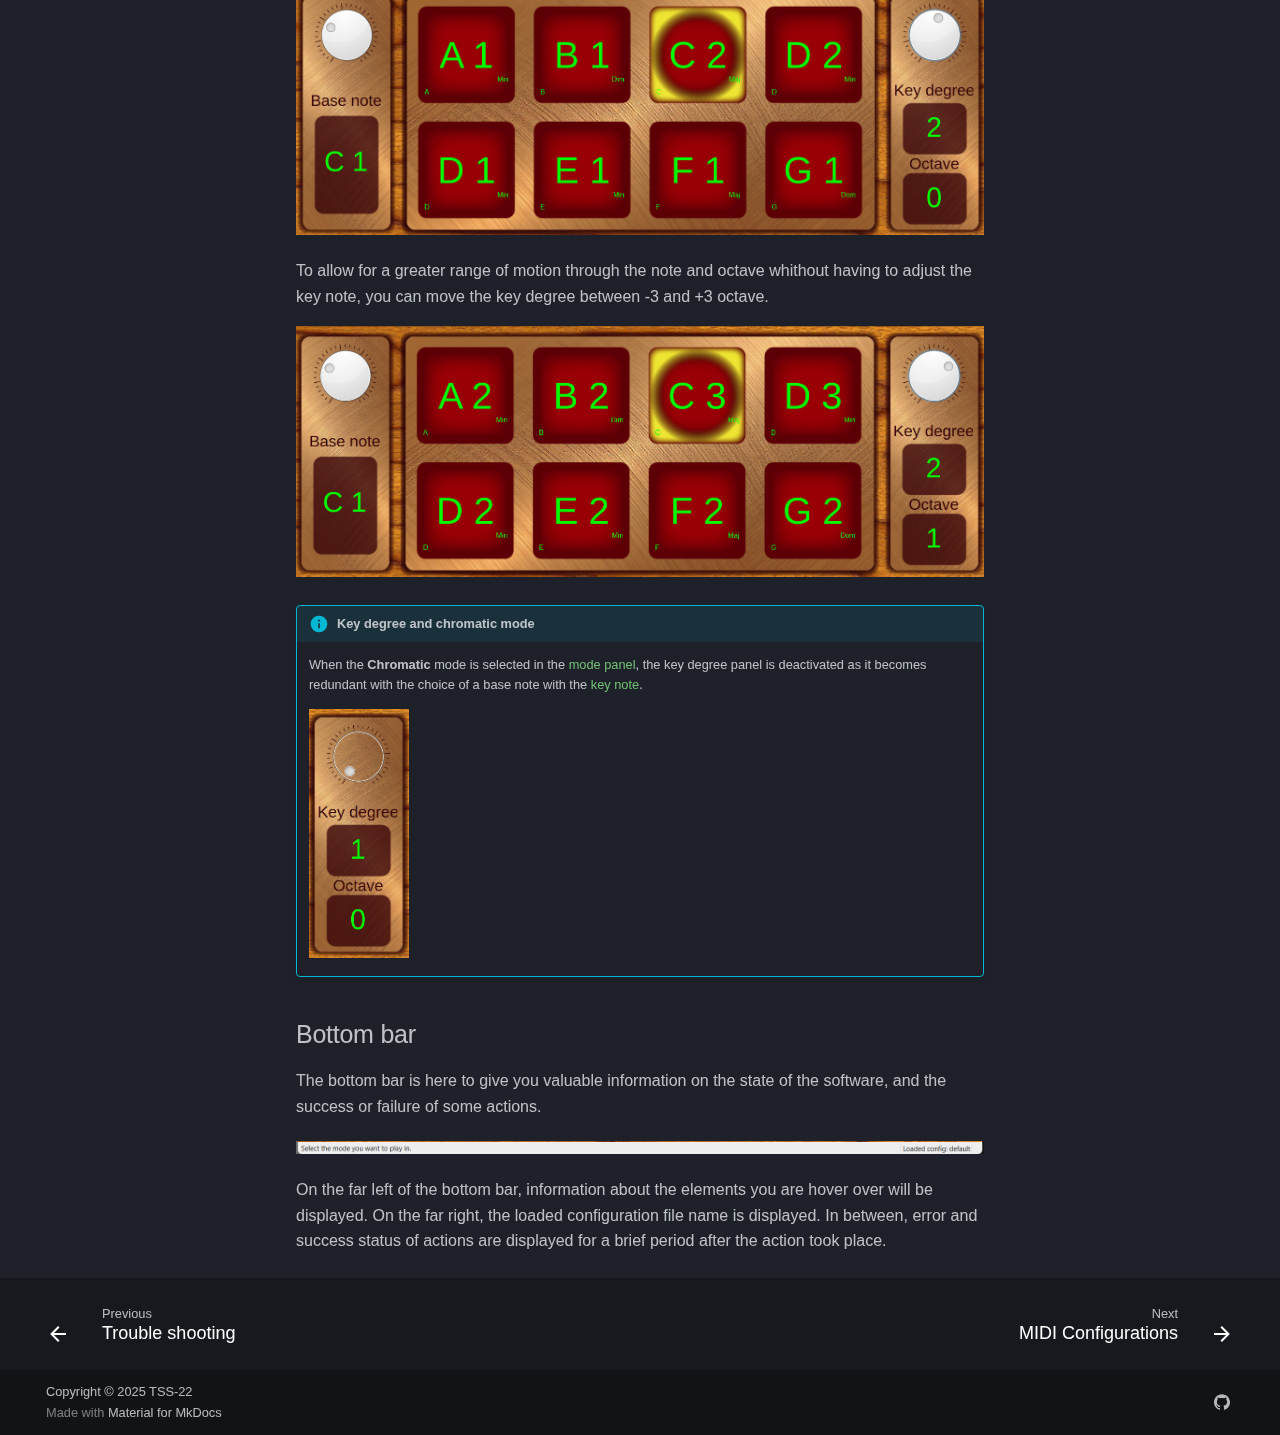
<file: usage/00-overview/index.html>
<!doctype html>
<html lang="en" class="no-js">
  <head>
    
      <meta charset="utf-8">
      <meta name="viewport" content="width=device-width,initial-scale=1">
      
      
      
        <link rel="canonical" href="https://github.com/TSS-22/P44D5/usage/00-overview/">
      
      
        <link rel="prev" href="../../03-trouble_shooting/">
      
      
        <link rel="next" href="../01-configurations/">
      
      
        
      
      
      <link rel="icon" href="../../assets/img/logo.png">
      <meta name="generator" content="mkdocs-1.6.1, mkdocs-material-9.7.0">
    
    
      
        <title>Overview - P44D5 User documentation</title>
      
    
    
      <link rel="stylesheet" href="../../assets/stylesheets/main.618322db.min.css">
      
        
        <link rel="stylesheet" href="../../assets/stylesheets/palette.ab4e12ef.min.css">
      
      


    
    
      
    
    
      
    
    
    <script>__md_scope=new URL("../..",location),__md_hash=e=>[...e].reduce(((e,_)=>(e<<5)-e+_.charCodeAt(0)),0),__md_get=(e,_=localStorage,t=__md_scope)=>JSON.parse(_.getItem(t.pathname+"."+e)),__md_set=(e,_,t=localStorage,a=__md_scope)=>{try{t.setItem(a.pathname+"."+e,JSON.stringify(_))}catch(e){}}</script>
    
      

    
    
  </head>
  
  
    
    
      
    
    
    
    
    <body dir="ltr" data-md-color-scheme="slate" data-md-color-primary="green" data-md-color-accent="deep-purple">
  
    
    <input class="md-toggle" data-md-toggle="drawer" type="checkbox" id="__drawer" autocomplete="off">
    <input class="md-toggle" data-md-toggle="search" type="checkbox" id="__search" autocomplete="off">
    <label class="md-overlay" for="__drawer"></label>
    <div data-md-component="skip">
      
        
        <a href="#overview" class="md-skip">
          Skip to content
        </a>
      
    </div>
    <div data-md-component="announce">
      
    </div>
    
    
      

  

<header class="md-header md-header--shadow" data-md-component="header">
  <nav class="md-header__inner md-grid" aria-label="Header">
    <a href="../.." title="P44D5 User documentation" class="md-header__button md-logo" aria-label="P44D5 User documentation" data-md-component="logo">
      
  <img src="../../assets/img/logo.png" alt="logo">

    </a>
    <label class="md-header__button md-icon" for="__drawer">
      
      <svg xmlns="http://www.w3.org/2000/svg" viewBox="0 0 24 24"><path d="M3 6h18v2H3zm0 5h18v2H3zm0 5h18v2H3z"/></svg>
    </label>
    <div class="md-header__title" data-md-component="header-title">
      <div class="md-header__ellipsis">
        <div class="md-header__topic">
          <span class="md-ellipsis">
            P44D5 User documentation
          </span>
        </div>
        <div class="md-header__topic" data-md-component="header-topic">
          <span class="md-ellipsis">
            
              Overview
            
          </span>
        </div>
      </div>
    </div>
    
      
        <form class="md-header__option" data-md-component="palette">
  
    
    
    
    <input class="md-option" data-md-color-media="" data-md-color-scheme="slate" data-md-color-primary="green" data-md-color-accent="deep-purple"  aria-label="Dark mode"  type="radio" name="__palette" id="__palette_0">
    
      <label class="md-header__button md-icon" title="Dark mode" for="__palette_1" hidden>
        <svg xmlns="http://www.w3.org/2000/svg" viewBox="0 0 24 24"><path d="M12 7a5 5 0 0 1 5 5 5 5 0 0 1-5 5 5 5 0 0 1-5-5 5 5 0 0 1 5-5m0 2a3 3 0 0 0-3 3 3 3 0 0 0 3 3 3 3 0 0 0 3-3 3 3 0 0 0-3-3m0-7 2.39 3.42C13.65 5.15 12.84 5 12 5s-1.65.15-2.39.42zM3.34 7l4.16-.35A7.2 7.2 0 0 0 5.94 8.5c-.44.74-.69 1.5-.83 2.29zm.02 10 1.76-3.77a7.131 7.131 0 0 0 2.38 4.14zM20.65 7l-1.77 3.79a7.02 7.02 0 0 0-2.38-4.15zm-.01 10-4.14.36c.59-.51 1.12-1.14 1.54-1.86.42-.73.69-1.5.83-2.29zM12 22l-2.41-3.44c.74.27 1.55.44 2.41.44.82 0 1.63-.17 2.37-.44z"/></svg>
      </label>
    
  
    
    
    
    <input class="md-option" data-md-color-media="" data-md-color-scheme="default" data-md-color-primary="blue" data-md-color-accent="deep-orange"  aria-label="Light mode"  type="radio" name="__palette" id="__palette_1">
    
      <label class="md-header__button md-icon" title="Light mode" for="__palette_0" hidden>
        <svg xmlns="http://www.w3.org/2000/svg" viewBox="0 0 24 24"><path d="m17.75 4.09-2.53 1.94.91 3.06-2.63-1.81-2.63 1.81.91-3.06-2.53-1.94L12.44 4l1.06-3 1.06 3zm3.5 6.91-1.64 1.25.59 1.98-1.7-1.17-1.7 1.17.59-1.98L15.75 11l2.06-.05L18.5 9l.69 1.95zm-2.28 4.95c.83-.08 1.72 1.1 1.19 1.85-.32.45-.66.87-1.08 1.27C15.17 23 8.84 23 4.94 19.07c-3.91-3.9-3.91-10.24 0-14.14.4-.4.82-.76 1.27-1.08.75-.53 1.93.36 1.85 1.19-.27 2.86.69 5.83 2.89 8.02a9.96 9.96 0 0 0 8.02 2.89m-1.64 2.02a12.08 12.08 0 0 1-7.8-3.47c-2.17-2.19-3.33-5-3.49-7.82-2.81 3.14-2.7 7.96.31 10.98 3.02 3.01 7.84 3.12 10.98.31"/></svg>
      </label>
    
  
</form>
      
    
    
      <script>var palette=__md_get("__palette");if(palette&&palette.color){if("(prefers-color-scheme)"===palette.color.media){var media=matchMedia("(prefers-color-scheme: light)"),input=document.querySelector(media.matches?"[data-md-color-media='(prefers-color-scheme: light)']":"[data-md-color-media='(prefers-color-scheme: dark)']");palette.color.media=input.getAttribute("data-md-color-media"),palette.color.scheme=input.getAttribute("data-md-color-scheme"),palette.color.primary=input.getAttribute("data-md-color-primary"),palette.color.accent=input.getAttribute("data-md-color-accent")}for(var[key,value]of Object.entries(palette.color))document.body.setAttribute("data-md-color-"+key,value)}</script>
    
    
    
      
      
        <label class="md-header__button md-icon" for="__search">
          
          <svg xmlns="http://www.w3.org/2000/svg" viewBox="0 0 24 24"><path d="M9.5 3A6.5 6.5 0 0 1 16 9.5c0 1.61-.59 3.09-1.56 4.23l.27.27h.79l5 5-1.5 1.5-5-5v-.79l-.27-.27A6.52 6.52 0 0 1 9.5 16 6.5 6.5 0 0 1 3 9.5 6.5 6.5 0 0 1 9.5 3m0 2C7 5 5 7 5 9.5S7 14 9.5 14 14 12 14 9.5 12 5 9.5 5"/></svg>
        </label>
        <div class="md-search" data-md-component="search" role="dialog">
  <label class="md-search__overlay" for="__search"></label>
  <div class="md-search__inner" role="search">
    <form class="md-search__form" name="search">
      <input type="text" class="md-search__input" name="query" aria-label="Search" placeholder="Search" autocapitalize="off" autocorrect="off" autocomplete="off" spellcheck="false" data-md-component="search-query" required>
      <label class="md-search__icon md-icon" for="__search">
        
        <svg xmlns="http://www.w3.org/2000/svg" viewBox="0 0 24 24"><path d="M9.5 3A6.5 6.5 0 0 1 16 9.5c0 1.61-.59 3.09-1.56 4.23l.27.27h.79l5 5-1.5 1.5-5-5v-.79l-.27-.27A6.52 6.52 0 0 1 9.5 16 6.5 6.5 0 0 1 3 9.5 6.5 6.5 0 0 1 9.5 3m0 2C7 5 5 7 5 9.5S7 14 9.5 14 14 12 14 9.5 12 5 9.5 5"/></svg>
        
        <svg xmlns="http://www.w3.org/2000/svg" viewBox="0 0 24 24"><path d="M20 11v2H8l5.5 5.5-1.42 1.42L4.16 12l7.92-7.92L13.5 5.5 8 11z"/></svg>
      </label>
      <nav class="md-search__options" aria-label="Search">
        
        <button type="reset" class="md-search__icon md-icon" title="Clear" aria-label="Clear" tabindex="-1">
          
          <svg xmlns="http://www.w3.org/2000/svg" viewBox="0 0 24 24"><path d="M19 6.41 17.59 5 12 10.59 6.41 5 5 6.41 10.59 12 5 17.59 6.41 19 12 13.41 17.59 19 19 17.59 13.41 12z"/></svg>
        </button>
      </nav>
      
    </form>
    <div class="md-search__output">
      <div class="md-search__scrollwrap" tabindex="0" data-md-scrollfix>
        <div class="md-search-result" data-md-component="search-result">
          <div class="md-search-result__meta">
            Initializing search
          </div>
          <ol class="md-search-result__list" role="presentation"></ol>
        </div>
      </div>
    </div>
  </div>
</div>
      
    
    
  </nav>
  
</header>
    
    <div class="md-container" data-md-component="container">
      
      
        
          
        
      
      <main class="md-main" data-md-component="main">
        <div class="md-main__inner md-grid">
          
            
              
              <div class="md-sidebar md-sidebar--primary" data-md-component="sidebar" data-md-type="navigation" >
                <div class="md-sidebar__scrollwrap">
                  <div class="md-sidebar__inner">
                    



<nav class="md-nav md-nav--primary" aria-label="Navigation" data-md-level="0">
  <label class="md-nav__title" for="__drawer">
    <a href="../.." title="P44D5 User documentation" class="md-nav__button md-logo" aria-label="P44D5 User documentation" data-md-component="logo">
      
  <img src="../../assets/img/logo.png" alt="logo">

    </a>
    P44D5 User documentation
  </label>
  
  <ul class="md-nav__list" data-md-scrollfix>
    
      
      
  
  
  
  
    <li class="md-nav__item">
      <a href="../.." class="md-nav__link">
        
  
  
  <span class="md-ellipsis">
    
  
    Welcome to P44D5
  

    
  </span>
  
  

      </a>
    </li>
  

    
      
      
  
  
  
  
    <li class="md-nav__item">
      <a href="../../01-installation/" class="md-nav__link">
        
  
  
  <span class="md-ellipsis">
    
  
    Installation
  

    
  </span>
  
  

      </a>
    </li>
  

    
      
      
  
  
  
  
    <li class="md-nav__item">
      <a href="../../03-trouble_shooting/" class="md-nav__link">
        
  
  
  <span class="md-ellipsis">
    
  
    Trouble shooting
  

    
  </span>
  
  

      </a>
    </li>
  

    
      
      
  
  
    
  
  
  
    
    
    
    
    
    <li class="md-nav__item md-nav__item--active md-nav__item--nested">
      
        
        
        <input class="md-nav__toggle md-toggle " type="checkbox" id="__nav_4" checked>
        
          
          <label class="md-nav__link" for="__nav_4" id="__nav_4_label" tabindex="0">
            
  
  
  <span class="md-ellipsis">
    
  
    Usage
  

    
  </span>
  
  

            <span class="md-nav__icon md-icon"></span>
          </label>
        
        <nav class="md-nav" data-md-level="1" aria-labelledby="__nav_4_label" aria-expanded="true">
          <label class="md-nav__title" for="__nav_4">
            <span class="md-nav__icon md-icon"></span>
            
  
    Usage
  

          </label>
          <ul class="md-nav__list" data-md-scrollfix>
            
              
                
  
  
    
  
  
  
    <li class="md-nav__item md-nav__item--active">
      
      <input class="md-nav__toggle md-toggle" type="checkbox" id="__toc">
      
      
        
      
      
        <label class="md-nav__link md-nav__link--active" for="__toc">
          
  
  
  <span class="md-ellipsis">
    
  
    Overview
  

    
  </span>
  
  

          <span class="md-nav__icon md-icon"></span>
        </label>
      
      <a href="./" class="md-nav__link md-nav__link--active">
        
  
  
  <span class="md-ellipsis">
    
  
    Overview
  

    
  </span>
  
  

      </a>
      
        

<nav class="md-nav md-nav--secondary" aria-label="Table of contents">
  
  
  
    
  
  
    <label class="md-nav__title" for="__toc">
      <span class="md-nav__icon md-icon"></span>
      Table of contents
    </label>
    <ul class="md-nav__list" data-md-component="toc" data-md-scrollfix>
      
        <li class="md-nav__item">
  <a href="#top-bar" class="md-nav__link">
    <span class="md-ellipsis">
      
        Top bar
      
    </span>
  </a>
  
</li>
      
        <li class="md-nav__item">
  <a href="#mode-panel" class="md-nav__link">
    <span class="md-ellipsis">
      
        Mode panel
      
    </span>
  </a>
  
</li>
      
        <li class="md-nav__item">
  <a href="#chord-panel" class="md-nav__link">
    <span class="md-ellipsis">
      
        Chord panel
      
    </span>
  </a>
  
</li>
      
        <li class="md-nav__item">
  <a href="#key-note-panel" class="md-nav__link">
    <span class="md-ellipsis">
      
        Key note panel
      
    </span>
  </a>
  
</li>
      
        <li class="md-nav__item">
  <a href="#pad-grid" class="md-nav__link">
    <span class="md-ellipsis">
      
        Pad grid
      
    </span>
  </a>
  
</li>
      
        <li class="md-nav__item">
  <a href="#key-degree-panel" class="md-nav__link">
    <span class="md-ellipsis">
      
        Key degree panel
      
    </span>
  </a>
  
</li>
      
        <li class="md-nav__item">
  <a href="#bottom-bar" class="md-nav__link">
    <span class="md-ellipsis">
      
        Bottom bar
      
    </span>
  </a>
  
</li>
      
    </ul>
  
</nav>
      
    </li>
  

              
            
              
                
  
  
  
  
    <li class="md-nav__item">
      <a href="../01-configurations/" class="md-nav__link">
        
  
  
  <span class="md-ellipsis">
    
  
    MIDI Configurations
  

    
  </span>
  
  

      </a>
    </li>
  

              
            
              
                
  
  
  
  
    <li class="md-nav__item">
      <a href="../02-files/" class="md-nav__link">
        
  
  
  <span class="md-ellipsis">
    
  
    Files
  

    
  </span>
  
  

      </a>
    </li>
  

              
            
              
                
  
  
  
  
    <li class="md-nav__item">
      <a href="../03-shortcuts/" class="md-nav__link">
        
  
  
  <span class="md-ellipsis">
    
  
    Shortcuts
  

    
  </span>
  
  

      </a>
    </li>
  

              
            
          </ul>
        </nav>
      
    </li>
  

    
  </ul>
</nav>
                  </div>
                </div>
              </div>
            
            
              
              <div class="md-sidebar md-sidebar--secondary" data-md-component="sidebar" data-md-type="toc" >
                <div class="md-sidebar__scrollwrap">
                  <div class="md-sidebar__inner">
                    

<nav class="md-nav md-nav--secondary" aria-label="Table of contents">
  
  
  
    
  
  
    <label class="md-nav__title" for="__toc">
      <span class="md-nav__icon md-icon"></span>
      Table of contents
    </label>
    <ul class="md-nav__list" data-md-component="toc" data-md-scrollfix>
      
        <li class="md-nav__item">
  <a href="#top-bar" class="md-nav__link">
    <span class="md-ellipsis">
      
        Top bar
      
    </span>
  </a>
  
</li>
      
        <li class="md-nav__item">
  <a href="#mode-panel" class="md-nav__link">
    <span class="md-ellipsis">
      
        Mode panel
      
    </span>
  </a>
  
</li>
      
        <li class="md-nav__item">
  <a href="#chord-panel" class="md-nav__link">
    <span class="md-ellipsis">
      
        Chord panel
      
    </span>
  </a>
  
</li>
      
        <li class="md-nav__item">
  <a href="#key-note-panel" class="md-nav__link">
    <span class="md-ellipsis">
      
        Key note panel
      
    </span>
  </a>
  
</li>
      
        <li class="md-nav__item">
  <a href="#pad-grid" class="md-nav__link">
    <span class="md-ellipsis">
      
        Pad grid
      
    </span>
  </a>
  
</li>
      
        <li class="md-nav__item">
  <a href="#key-degree-panel" class="md-nav__link">
    <span class="md-ellipsis">
      
        Key degree panel
      
    </span>
  </a>
  
</li>
      
        <li class="md-nav__item">
  <a href="#bottom-bar" class="md-nav__link">
    <span class="md-ellipsis">
      
        Bottom bar
      
    </span>
  </a>
  
</li>
      
    </ul>
  
</nav>
                  </div>
                </div>
              </div>
            
          
          
            <div class="md-content" data-md-component="content">
              
              <article class="md-content__inner md-typeset">
                
                  



<h1 id="overview">Overview</h1>
<p>To achieve its goal, P44D5 is composed of multiple panels, each offering the possibilty to manipulate specific musical parameters. All the panels that compose P44D5 can be controlled either via a MIDI controller, or using mouse and keyboard. </p>
<p><img alt="P44D5 screenshot" src="../../assets/img/snapshot_highlight.png" /></p>
<ol>
<li>Top bar</li>
<li>Mode panel</li>
<li>Chord panel</li>
<li>Key note panel</li>
<li>Pad grid</li>
<li>Key degree panel</li>
<li>Bottom bar</li>
</ol>
<h2 id="top-bar">Top bar</h2>
<p>The top bar gives you a set of action to manage MIDI controller configuration, discover and connect to MIDI controller and to apply a MIDI message bypass.</p>
<p><img alt="Top bar screenshort" src="../../assets/img/top_bar.png" /></p>
<p>The top bar is divided in 3 sections:</p>
<ol>
<li>Configuration</li>
<li>Connection</li>
<li>Utility</li>
</ol>
<p>The configuration section allow create or load MIDI configurations. You can find more details on the creation/editing process of MIDI configurations in the <a href="../01-configurations/">MIDI configurations</a> section.</p>
<p>The connection panel provide you with a list of the MIDI device detected. You can refresh them using the refresh button <img alt="Refresh button icon" src="../../assets/img/refresh_button.png" />. To connect to a MIDI controller detected by P44D5, simply select it in the list. The <a href="#bottom-bar">bottom bar</a> will provide you with information on the success or the failure of the connection to this device.</p>
<p><img alt="List of MIDI ports" src="../../assets/img/example_list_midi.png" /></p>
<div class="admonition warning">
<p class="admonition-title">Refreshing and disconnection</p>
<p>At the moment, refreshing the list of available MIDI controller will disconnect you from the MIDI device you are currently connected to.</p>
</div>
<p>The last section of the top bar, is the utility section which contain the MIDI bypass. This utility allow you, as the name imply, to bypass P44D5 internal processing of the MIDI messages receive by the MIDI controller it is connected to. This is useful if you need to send the "vanilla" MIDI message of your controller to your target with having to   </p>
<h2 id="mode-panel">Mode panel</h2>
<p>The mode panel provide you with the differents mode available. </p>
<p><img alt="Mode panel screenshot" src="../../assets/img/panel_modes.png" width="300" /></p>
<p>The chormatic mode, is simply the chromatic scale.</p>
<h2 id="chord-panel">Chord panel</h2>
<p>The chord panel provide you many options to create the chord you want to play. You can choose independantly the chord composition/"flavor" of the chord and its "size".</p>
<p><img alt="Chord panel screenshot" src="../../assets/img/panel_chords.png" width="500" /></p>
<p>The first dial allows you to choose the chord composition/"flavor". You can choose the following chord flavor:</p>
<ul>
<li>Normal</li>
<li>Major</li>
<li>Minor</li>
<li>Dom (Dominante)</li>
<li>Dim (Diminished)</li>
<li>Aug (Augmented)</li>
<li>Sus2 (Suspended 2) </li>
<li>Sus4 (Suspended 4) </li>
</ul>
<p>The Normal "flavor" correspond to the implementation of the normal diatonic chord progression. So for example, if you chose the Ionian mode ("Major" mode), the chord progression will then be: major, minor, minor, major, dominante, minor, diminished, major. If you chose the aeolian mode ("Minor" mode), it will then be: minor, diminished, major, minor, minor, major, dominante, minor. The progression will adapt to the <a href="#mode-panel">mode</a> and the <a href="#key-degree-panel">key degree</a> you chose. it will also be displayed on the <a href="#pad-grid">pads</a>.</p>
<p>The second dial allows you to select the "size" of the chords you play. You can choose between the following option:</p>
<ul>
<li>Single: plays single note, the root of the chord</li>
<li>5: power chord</li>
<li>Triad</li>
<li>6<sup>th</sup></li>
<li>7<sup>th</sup></li>
<li>9<sup>th</sup></li>
<li>11<sup>th</sup></li>
<li>13<sup>th</sup></li>
</ul>
<p>All chord "flavor" have access to all the "size" options, even if some chord "flavors" are not played in real life to such "size". The construction of each chord "flavor" is explained below using the following construction: [root, 3<sup>rd</sup>, 5<sup>th</sup>, 6<sup>th</sup>, 7<sup>th</sup>, 9<sup>th</sup>, 11<sup>th</sup>, 13<sup>th</sup>]</p>
<ul>
<li>Major: [0, 4, 7, 9, 11, 14, 17, 21]</li>
<li>Minor: [0, 3, 7, 8, 10, 14, 17, 20]</li>
<li>Dominant: [0, 4, 7, 9, 10, 14, 17, 21]</li>
<li>Diminished: [0, 3, 6, 9, 9, 14, 17, 21]</li>
<li>Augmented: [0, 4, 8, 9, 11, 14, 17, 21]</li>
<li>Sus2: [0, 2, 7, 9, 10, 14, 17, 21]</li>
<li>Sus4: [0, 5, 7, 9, 10, 14, 17, 21]</li>
</ul>
<div class="admonition info">
<p class="admonition-title">Chromatic and normal chord progression</p>
<p>When the chromatic mode and normal chord progression is selected, you won't be able to choose any other chord "size" than the single note one.</p>
<p>Indeed, as the normal chord progression is based on the chord progression from the diatonic scales, no equivalent was implemented to the chromatic scale.</p>
<p><img alt="Chord panel screenshot" src="../../assets/img/panel_chord_size_deactivated.png" width="width" /></p>
</div>
<h2 id="key-note-panel">Key note panel</h2>
<p>As the name imply, the key note panel allows you to choose the root note of the key you desire to play in. It doesn't necessarily imply it will be the note played on pad 1 and 8, as this can be change through the opposite panel, the <a href="#key-degree-panel">key degree panel</a>.  </p>
<p><img alt="Key note panel screenshot" src="../../assets/img/panel_base_note.png" width="100" /></p>
<p>The panel inform you of the note you chose and also it's octave in the MIDI scheme. In the example above, the note A# has been chosen, and is in the 1<sup>st</sup> octave.</p>
<h2 id="pad-grid">Pad grid</h2>
<p>The pad grid provide you with the array of pad to play the note. </p>
<p><img alt="Pad grid screenshot" src="../../assets/img/pad_grid.png" width="400" /></p>
<p>Each pad highlight many informations about the current state:</p>
<ul>
<li>Note played by the pad, or root not of the chord played by the pad</li>
<li>When in a normal diatonic chord progression, it will display the "flavor" of the chord</li>
<li>The notes that compose the chord</li>
</ul>
<p><img alt="Pad screenshot" src="../../assets/img/pad.png" width="200" /></p>
<p>Additionnally it will also display a yellow halo in the background if the pad is playing the root note of the key.</p>
<p><img alt="Pad root screenshot" src="../../assets/img/pad_root.png" width="100" /></p>
<p>And it will display a cyan halo around itself when it is pressed.</p>
<p><img alt="Pad pressed screenshot" src="../../assets/img/pad_activated.png" width="100" /></p>
<h2 id="key-degree-panel">Key degree panel</h2>
<p>The key degree panel allows you to chose the degree of the key you want to play in. This translate to the ability to change the order of the note associated with the pads.</p>
<p>As an example, let say with are in the key of C major (Ionian mode selected), as in the example below. We therefore have a diatonic scale composed of the note: C, D, E, F, G, H, A, B. We can see the root note, C, being highlighted in yellow.</p>
<p><img alt="Key degree example 1" src="../../assets/img/key_degree_ex_1.png" /></p>
<p>The note corresponds to C: 1<sup>st</sup> degree, D: 2<sup>nd</sup> degree, and so forth. In the example above, the key degree panel is set to 1. Now, let's change it to, let say, 2. We will be starting of from the 2<sup>nd</sup> degree of the scale. In the image below, you can now see that we kept the same key, the key of C major (with the root, C, highlighted in yellow), but the pads are now starting on D,the 2<sup>nd</sup> degree of the key.</p>
<p><img alt="Key degree example 2" src="../../assets/img/key_degree_ex_2.png" /></p>
<p>To allow for a greater range of motion through the note and octave whithout having to adjust the key note, you can move the key degree between -3 and +3 octave.</p>
<p><img alt="Key degree example 3" src="../../assets/img/key_degree_ex_3.png" /></p>
<div class="admonition info">
<p class="admonition-title">Key degree and chromatic mode</p>
<p>When the <strong>Chromatic</strong> mode is selected in the <a href="#mode-panel">mode panel</a>, the key degree panel is deactivated as it becomes redundant with the choice of a base note with the <a href="#key-note-panel">key note</a>.</p>
<p><img alt="Deactivated key degree panel" src="../../assets/img/panel_key_note_deactivated.png" width="100" /></p>
</div>
<h2 id="bottom-bar">Bottom bar</h2>
<p>The bottom bar is here to give you valuable information on the state of the software, and the success or failure of some actions.</p>
<p><img alt="Bottom bar screenshot" src="../../assets/img/bottom_bar.png" /></p>
<p>On the far left of the bottom bar, information about the elements you are hover over will be displayed. On the far right, the loaded configuration file name is displayed. In between, error and success status of actions are displayed for a brief period after the action took place.</p>












                
              </article>
            </div>
          
          
<script>var target=document.getElementById(location.hash.slice(1));target&&target.name&&(target.checked=target.name.startsWith("__tabbed_"))</script>
        </div>
        
      </main>
      
        <footer class="md-footer">
  
    
      
      <nav class="md-footer__inner md-grid" aria-label="Footer" >
        
          
          <a href="../../03-trouble_shooting/" class="md-footer__link md-footer__link--prev" aria-label="Previous: Trouble shooting">
            <div class="md-footer__button md-icon">
              
              <svg xmlns="http://www.w3.org/2000/svg" viewBox="0 0 24 24"><path d="M20 11v2H8l5.5 5.5-1.42 1.42L4.16 12l7.92-7.92L13.5 5.5 8 11z"/></svg>
            </div>
            <div class="md-footer__title">
              <span class="md-footer__direction">
                Previous
              </span>
              <div class="md-ellipsis">
                Trouble shooting
              </div>
            </div>
          </a>
        
        
          
          <a href="../01-configurations/" class="md-footer__link md-footer__link--next" aria-label="Next: MIDI Configurations">
            <div class="md-footer__title">
              <span class="md-footer__direction">
                Next
              </span>
              <div class="md-ellipsis">
                MIDI Configurations
              </div>
            </div>
            <div class="md-footer__button md-icon">
              
              <svg xmlns="http://www.w3.org/2000/svg" viewBox="0 0 24 24"><path d="M4 11v2h12l-5.5 5.5 1.42 1.42L19.84 12l-7.92-7.92L10.5 5.5 16 11z"/></svg>
            </div>
          </a>
        
      </nav>
    
  
  <div class="md-footer-meta md-typeset">
    <div class="md-footer-meta__inner md-grid">
      <div class="md-copyright">
  
    <div class="md-copyright__highlight">
      Copyright &copy; 2025 TSS-22
    </div>
  
  
    Made with
    <a href="https://squidfunk.github.io/mkdocs-material/" target="_blank" rel="noopener">
      Material for MkDocs
    </a>
  
</div>
      
        
<div class="md-social">
  
    
    
    
    
      
      
    
    <a href="https://github.com/TSS-22/P44D5" target="_blank" rel="noopener" title="github.com" class="md-social__link">
      <svg xmlns="http://www.w3.org/2000/svg" viewBox="0 0 24 24"><path d="M12 .297c-6.63 0-12 5.373-12 12 0 5.303 3.438 9.8 8.205 11.385.6.113.82-.258.82-.577 0-.285-.01-1.04-.015-2.04-3.338.724-4.042-1.61-4.042-1.61C4.422 18.07 3.633 17.7 3.633 17.7c-1.087-.744.084-.729.084-.729 1.205.084 1.838 1.236 1.838 1.236 1.07 1.835 2.809 1.305 3.495.998.108-.776.417-1.305.76-1.605-2.665-.3-5.466-1.332-5.466-5.93 0-1.31.465-2.38 1.235-3.22-.135-.303-.54-1.523.105-3.176 0 0 1.005-.322 3.3 1.23.96-.267 1.98-.399 3-.405 1.02.006 2.04.138 3 .405 2.28-1.552 3.285-1.23 3.285-1.23.645 1.653.24 2.873.12 3.176.765.84 1.23 1.91 1.23 3.22 0 4.61-2.805 5.625-5.475 5.92.42.36.81 1.096.81 2.22 0 1.606-.015 2.896-.015 3.286 0 .315.21.69.825.57C20.565 22.092 24 17.592 24 12.297c0-6.627-5.373-12-12-12"/></svg>
    </a>
  
</div>
      
    </div>
  </div>
</footer>
      
    </div>
    <div class="md-dialog" data-md-component="dialog">
      <div class="md-dialog__inner md-typeset"></div>
    </div>
    
    
    
      
      
      <script id="__config" type="application/json">{"annotate": null, "base": "../..", "features": ["navigation.footer"], "search": "../../assets/javascripts/workers/search.7a47a382.min.js", "tags": null, "translations": {"clipboard.copied": "Copied to clipboard", "clipboard.copy": "Copy to clipboard", "search.result.more.one": "1 more on this page", "search.result.more.other": "# more on this page", "search.result.none": "No matching documents", "search.result.one": "1 matching document", "search.result.other": "# matching documents", "search.result.placeholder": "Type to start searching", "search.result.term.missing": "Missing", "select.version": "Select version"}, "version": null}</script>
    
    
      <script src="../../assets/javascripts/bundle.e71a0d61.min.js"></script>
      
    
  </body>
</html>
</file>
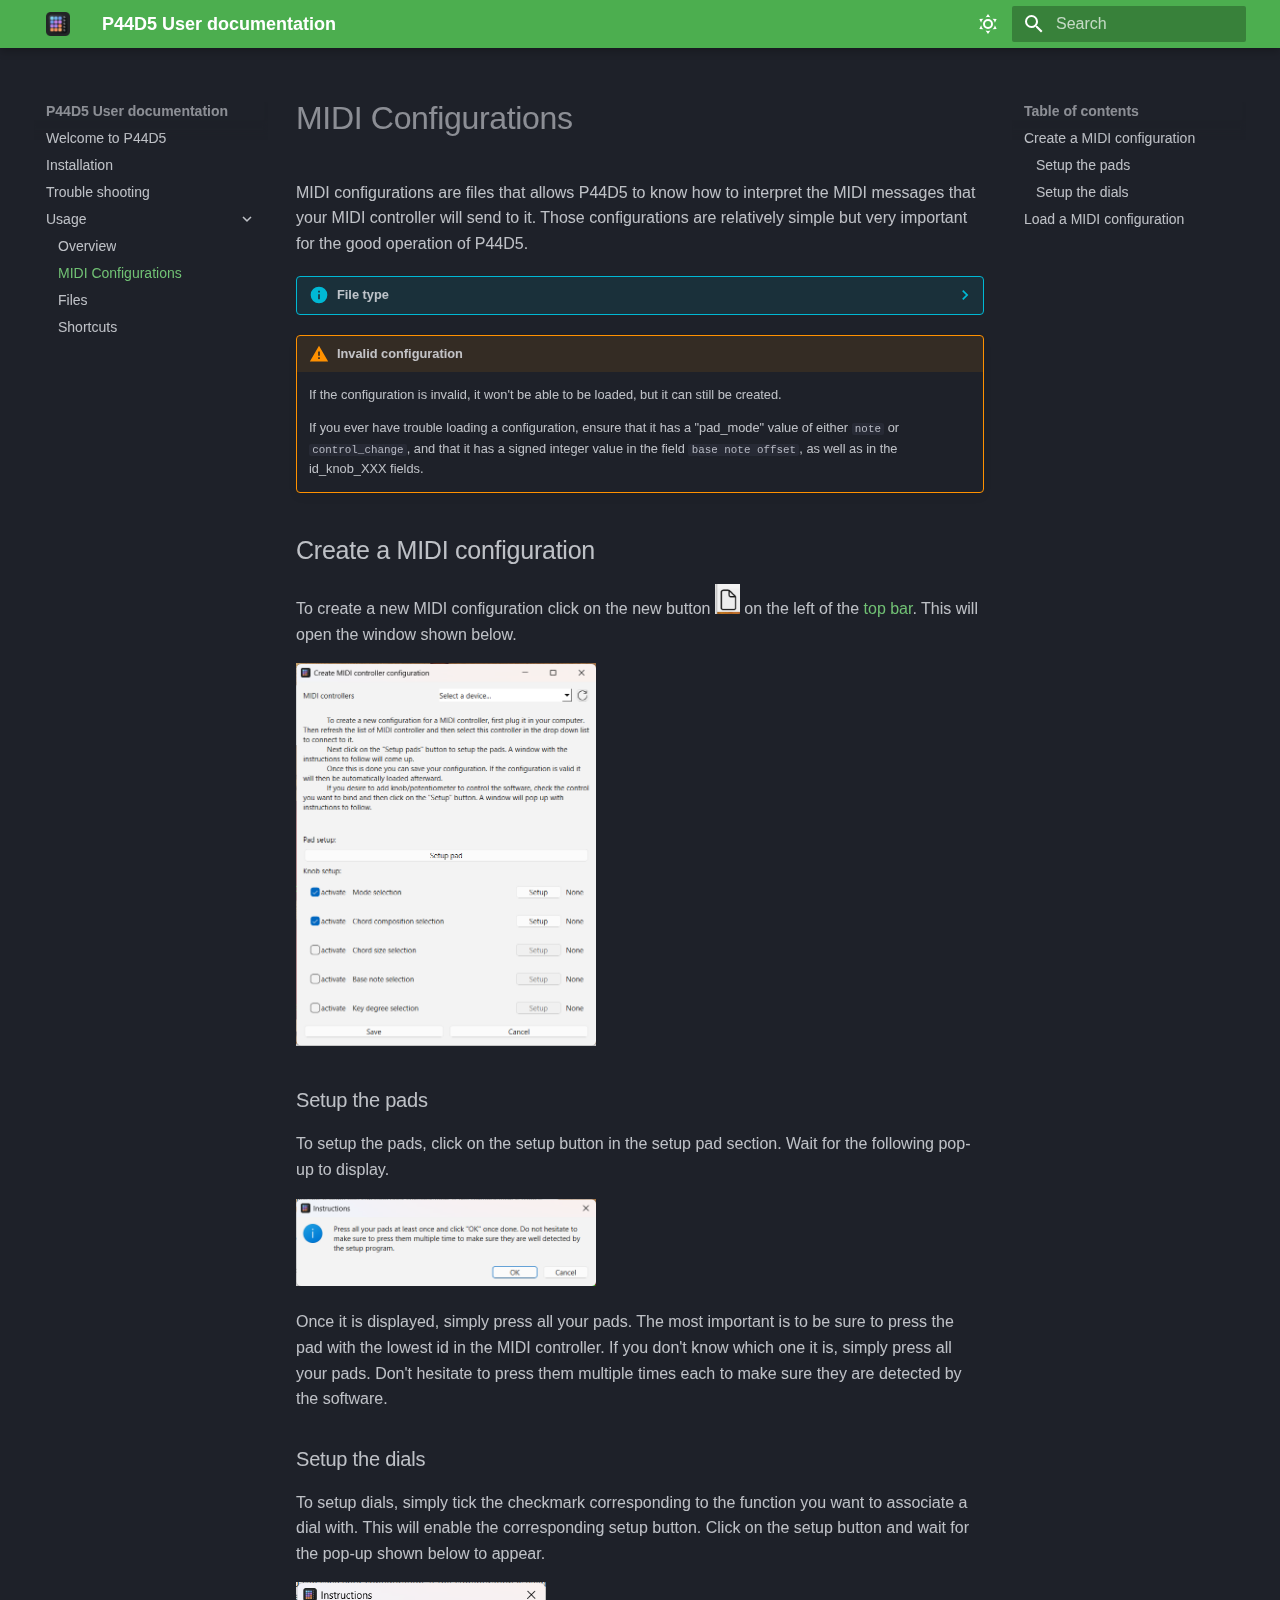
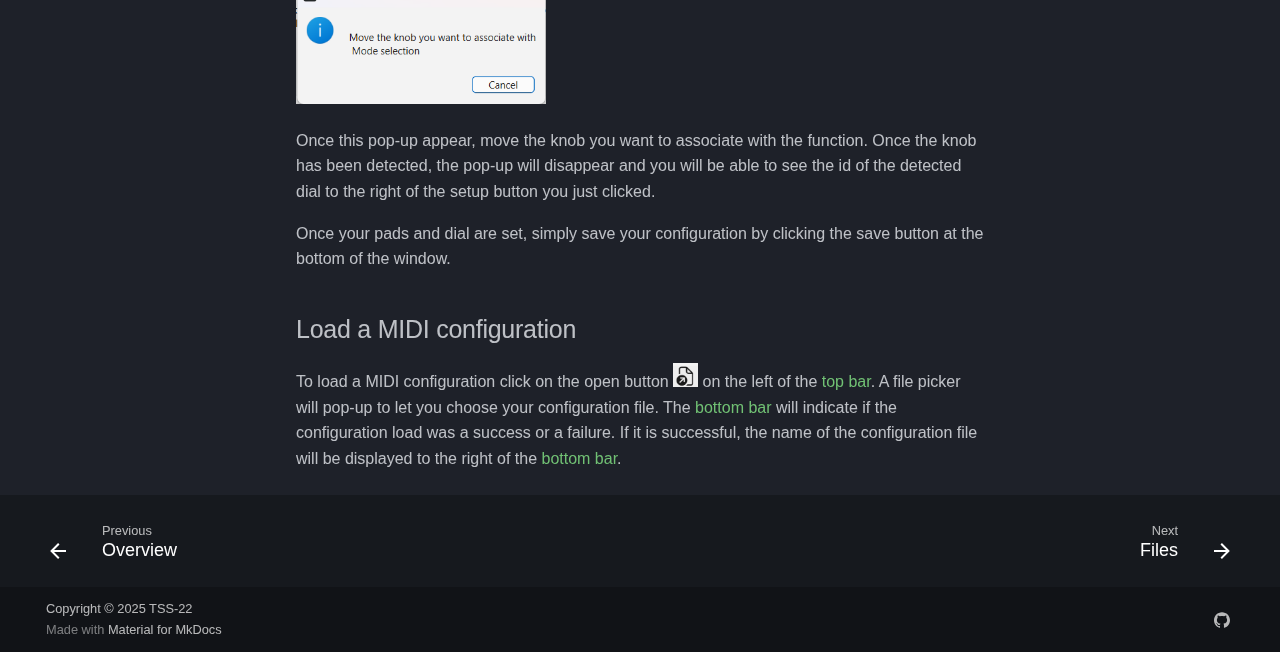
<file: usage/01-configurations/index.html>
<!doctype html>
<html lang="en" class="no-js">
  <head>
    
      <meta charset="utf-8">
      <meta name="viewport" content="width=device-width,initial-scale=1">
      
      
      
        <link rel="canonical" href="https://github.com/TSS-22/P44D5/usage/01-configurations/">
      
      
        <link rel="prev" href="../00-overview/">
      
      
        <link rel="next" href="../02-files/">
      
      
        
      
      
      <link rel="icon" href="../../assets/img/logo.png">
      <meta name="generator" content="mkdocs-1.6.1, mkdocs-material-9.7.0">
    
    
      
        <title>MIDI Configurations - P44D5 User documentation</title>
      
    
    
      <link rel="stylesheet" href="../../assets/stylesheets/main.618322db.min.css">
      
        
        <link rel="stylesheet" href="../../assets/stylesheets/palette.ab4e12ef.min.css">
      
      


    
    
      
    
    
      
    
    
    <script>__md_scope=new URL("../..",location),__md_hash=e=>[...e].reduce(((e,_)=>(e<<5)-e+_.charCodeAt(0)),0),__md_get=(e,_=localStorage,t=__md_scope)=>JSON.parse(_.getItem(t.pathname+"."+e)),__md_set=(e,_,t=localStorage,a=__md_scope)=>{try{t.setItem(a.pathname+"."+e,JSON.stringify(_))}catch(e){}}</script>
    
      

    
    
  </head>
  
  
    
    
      
    
    
    
    
    <body dir="ltr" data-md-color-scheme="slate" data-md-color-primary="green" data-md-color-accent="deep-purple">
  
    
    <input class="md-toggle" data-md-toggle="drawer" type="checkbox" id="__drawer" autocomplete="off">
    <input class="md-toggle" data-md-toggle="search" type="checkbox" id="__search" autocomplete="off">
    <label class="md-overlay" for="__drawer"></label>
    <div data-md-component="skip">
      
        
        <a href="#midi-configurations" class="md-skip">
          Skip to content
        </a>
      
    </div>
    <div data-md-component="announce">
      
    </div>
    
    
      

  

<header class="md-header md-header--shadow" data-md-component="header">
  <nav class="md-header__inner md-grid" aria-label="Header">
    <a href="../.." title="P44D5 User documentation" class="md-header__button md-logo" aria-label="P44D5 User documentation" data-md-component="logo">
      
  <img src="../../assets/img/logo.png" alt="logo">

    </a>
    <label class="md-header__button md-icon" for="__drawer">
      
      <svg xmlns="http://www.w3.org/2000/svg" viewBox="0 0 24 24"><path d="M3 6h18v2H3zm0 5h18v2H3zm0 5h18v2H3z"/></svg>
    </label>
    <div class="md-header__title" data-md-component="header-title">
      <div class="md-header__ellipsis">
        <div class="md-header__topic">
          <span class="md-ellipsis">
            P44D5 User documentation
          </span>
        </div>
        <div class="md-header__topic" data-md-component="header-topic">
          <span class="md-ellipsis">
            
              MIDI Configurations
            
          </span>
        </div>
      </div>
    </div>
    
      
        <form class="md-header__option" data-md-component="palette">
  
    
    
    
    <input class="md-option" data-md-color-media="" data-md-color-scheme="slate" data-md-color-primary="green" data-md-color-accent="deep-purple"  aria-label="Dark mode"  type="radio" name="__palette" id="__palette_0">
    
      <label class="md-header__button md-icon" title="Dark mode" for="__palette_1" hidden>
        <svg xmlns="http://www.w3.org/2000/svg" viewBox="0 0 24 24"><path d="M12 7a5 5 0 0 1 5 5 5 5 0 0 1-5 5 5 5 0 0 1-5-5 5 5 0 0 1 5-5m0 2a3 3 0 0 0-3 3 3 3 0 0 0 3 3 3 3 0 0 0 3-3 3 3 0 0 0-3-3m0-7 2.39 3.42C13.65 5.15 12.84 5 12 5s-1.65.15-2.39.42zM3.34 7l4.16-.35A7.2 7.2 0 0 0 5.94 8.5c-.44.74-.69 1.5-.83 2.29zm.02 10 1.76-3.77a7.131 7.131 0 0 0 2.38 4.14zM20.65 7l-1.77 3.79a7.02 7.02 0 0 0-2.38-4.15zm-.01 10-4.14.36c.59-.51 1.12-1.14 1.54-1.86.42-.73.69-1.5.83-2.29zM12 22l-2.41-3.44c.74.27 1.55.44 2.41.44.82 0 1.63-.17 2.37-.44z"/></svg>
      </label>
    
  
    
    
    
    <input class="md-option" data-md-color-media="" data-md-color-scheme="default" data-md-color-primary="blue" data-md-color-accent="deep-orange"  aria-label="Light mode"  type="radio" name="__palette" id="__palette_1">
    
      <label class="md-header__button md-icon" title="Light mode" for="__palette_0" hidden>
        <svg xmlns="http://www.w3.org/2000/svg" viewBox="0 0 24 24"><path d="m17.75 4.09-2.53 1.94.91 3.06-2.63-1.81-2.63 1.81.91-3.06-2.53-1.94L12.44 4l1.06-3 1.06 3zm3.5 6.91-1.64 1.25.59 1.98-1.7-1.17-1.7 1.17.59-1.98L15.75 11l2.06-.05L18.5 9l.69 1.95zm-2.28 4.95c.83-.08 1.72 1.1 1.19 1.85-.32.45-.66.87-1.08 1.27C15.17 23 8.84 23 4.94 19.07c-3.91-3.9-3.91-10.24 0-14.14.4-.4.82-.76 1.27-1.08.75-.53 1.93.36 1.85 1.19-.27 2.86.69 5.83 2.89 8.02a9.96 9.96 0 0 0 8.02 2.89m-1.64 2.02a12.08 12.08 0 0 1-7.8-3.47c-2.17-2.19-3.33-5-3.49-7.82-2.81 3.14-2.7 7.96.31 10.98 3.02 3.01 7.84 3.12 10.98.31"/></svg>
      </label>
    
  
</form>
      
    
    
      <script>var palette=__md_get("__palette");if(palette&&palette.color){if("(prefers-color-scheme)"===palette.color.media){var media=matchMedia("(prefers-color-scheme: light)"),input=document.querySelector(media.matches?"[data-md-color-media='(prefers-color-scheme: light)']":"[data-md-color-media='(prefers-color-scheme: dark)']");palette.color.media=input.getAttribute("data-md-color-media"),palette.color.scheme=input.getAttribute("data-md-color-scheme"),palette.color.primary=input.getAttribute("data-md-color-primary"),palette.color.accent=input.getAttribute("data-md-color-accent")}for(var[key,value]of Object.entries(palette.color))document.body.setAttribute("data-md-color-"+key,value)}</script>
    
    
    
      
      
        <label class="md-header__button md-icon" for="__search">
          
          <svg xmlns="http://www.w3.org/2000/svg" viewBox="0 0 24 24"><path d="M9.5 3A6.5 6.5 0 0 1 16 9.5c0 1.61-.59 3.09-1.56 4.23l.27.27h.79l5 5-1.5 1.5-5-5v-.79l-.27-.27A6.52 6.52 0 0 1 9.5 16 6.5 6.5 0 0 1 3 9.5 6.5 6.5 0 0 1 9.5 3m0 2C7 5 5 7 5 9.5S7 14 9.5 14 14 12 14 9.5 12 5 9.5 5"/></svg>
        </label>
        <div class="md-search" data-md-component="search" role="dialog">
  <label class="md-search__overlay" for="__search"></label>
  <div class="md-search__inner" role="search">
    <form class="md-search__form" name="search">
      <input type="text" class="md-search__input" name="query" aria-label="Search" placeholder="Search" autocapitalize="off" autocorrect="off" autocomplete="off" spellcheck="false" data-md-component="search-query" required>
      <label class="md-search__icon md-icon" for="__search">
        
        <svg xmlns="http://www.w3.org/2000/svg" viewBox="0 0 24 24"><path d="M9.5 3A6.5 6.5 0 0 1 16 9.5c0 1.61-.59 3.09-1.56 4.23l.27.27h.79l5 5-1.5 1.5-5-5v-.79l-.27-.27A6.52 6.52 0 0 1 9.5 16 6.5 6.5 0 0 1 3 9.5 6.5 6.5 0 0 1 9.5 3m0 2C7 5 5 7 5 9.5S7 14 9.5 14 14 12 14 9.5 12 5 9.5 5"/></svg>
        
        <svg xmlns="http://www.w3.org/2000/svg" viewBox="0 0 24 24"><path d="M20 11v2H8l5.5 5.5-1.42 1.42L4.16 12l7.92-7.92L13.5 5.5 8 11z"/></svg>
      </label>
      <nav class="md-search__options" aria-label="Search">
        
        <button type="reset" class="md-search__icon md-icon" title="Clear" aria-label="Clear" tabindex="-1">
          
          <svg xmlns="http://www.w3.org/2000/svg" viewBox="0 0 24 24"><path d="M19 6.41 17.59 5 12 10.59 6.41 5 5 6.41 10.59 12 5 17.59 6.41 19 12 13.41 17.59 19 19 17.59 13.41 12z"/></svg>
        </button>
      </nav>
      
    </form>
    <div class="md-search__output">
      <div class="md-search__scrollwrap" tabindex="0" data-md-scrollfix>
        <div class="md-search-result" data-md-component="search-result">
          <div class="md-search-result__meta">
            Initializing search
          </div>
          <ol class="md-search-result__list" role="presentation"></ol>
        </div>
      </div>
    </div>
  </div>
</div>
      
    
    
  </nav>
  
</header>
    
    <div class="md-container" data-md-component="container">
      
      
        
          
        
      
      <main class="md-main" data-md-component="main">
        <div class="md-main__inner md-grid">
          
            
              
              <div class="md-sidebar md-sidebar--primary" data-md-component="sidebar" data-md-type="navigation" >
                <div class="md-sidebar__scrollwrap">
                  <div class="md-sidebar__inner">
                    



<nav class="md-nav md-nav--primary" aria-label="Navigation" data-md-level="0">
  <label class="md-nav__title" for="__drawer">
    <a href="../.." title="P44D5 User documentation" class="md-nav__button md-logo" aria-label="P44D5 User documentation" data-md-component="logo">
      
  <img src="../../assets/img/logo.png" alt="logo">

    </a>
    P44D5 User documentation
  </label>
  
  <ul class="md-nav__list" data-md-scrollfix>
    
      
      
  
  
  
  
    <li class="md-nav__item">
      <a href="../.." class="md-nav__link">
        
  
  
  <span class="md-ellipsis">
    
  
    Welcome to P44D5
  

    
  </span>
  
  

      </a>
    </li>
  

    
      
      
  
  
  
  
    <li class="md-nav__item">
      <a href="../../01-installation/" class="md-nav__link">
        
  
  
  <span class="md-ellipsis">
    
  
    Installation
  

    
  </span>
  
  

      </a>
    </li>
  

    
      
      
  
  
  
  
    <li class="md-nav__item">
      <a href="../../03-trouble_shooting/" class="md-nav__link">
        
  
  
  <span class="md-ellipsis">
    
  
    Trouble shooting
  

    
  </span>
  
  

      </a>
    </li>
  

    
      
      
  
  
    
  
  
  
    
    
    
    
    
    <li class="md-nav__item md-nav__item--active md-nav__item--nested">
      
        
        
        <input class="md-nav__toggle md-toggle " type="checkbox" id="__nav_4" checked>
        
          
          <label class="md-nav__link" for="__nav_4" id="__nav_4_label" tabindex="0">
            
  
  
  <span class="md-ellipsis">
    
  
    Usage
  

    
  </span>
  
  

            <span class="md-nav__icon md-icon"></span>
          </label>
        
        <nav class="md-nav" data-md-level="1" aria-labelledby="__nav_4_label" aria-expanded="true">
          <label class="md-nav__title" for="__nav_4">
            <span class="md-nav__icon md-icon"></span>
            
  
    Usage
  

          </label>
          <ul class="md-nav__list" data-md-scrollfix>
            
              
                
  
  
  
  
    <li class="md-nav__item">
      <a href="../00-overview/" class="md-nav__link">
        
  
  
  <span class="md-ellipsis">
    
  
    Overview
  

    
  </span>
  
  

      </a>
    </li>
  

              
            
              
                
  
  
    
  
  
  
    <li class="md-nav__item md-nav__item--active">
      
      <input class="md-nav__toggle md-toggle" type="checkbox" id="__toc">
      
      
        
      
      
        <label class="md-nav__link md-nav__link--active" for="__toc">
          
  
  
  <span class="md-ellipsis">
    
  
    MIDI Configurations
  

    
  </span>
  
  

          <span class="md-nav__icon md-icon"></span>
        </label>
      
      <a href="./" class="md-nav__link md-nav__link--active">
        
  
  
  <span class="md-ellipsis">
    
  
    MIDI Configurations
  

    
  </span>
  
  

      </a>
      
        

<nav class="md-nav md-nav--secondary" aria-label="Table of contents">
  
  
  
    
  
  
    <label class="md-nav__title" for="__toc">
      <span class="md-nav__icon md-icon"></span>
      Table of contents
    </label>
    <ul class="md-nav__list" data-md-component="toc" data-md-scrollfix>
      
        <li class="md-nav__item">
  <a href="#create-a-midi-configuration" class="md-nav__link">
    <span class="md-ellipsis">
      
        Create a MIDI configuration
      
    </span>
  </a>
  
    <nav class="md-nav" aria-label="Create a MIDI configuration">
      <ul class="md-nav__list">
        
          <li class="md-nav__item">
  <a href="#setup-the-pads" class="md-nav__link">
    <span class="md-ellipsis">
      
        Setup the pads
      
    </span>
  </a>
  
</li>
        
          <li class="md-nav__item">
  <a href="#setup-the-dials" class="md-nav__link">
    <span class="md-ellipsis">
      
        Setup the dials
      
    </span>
  </a>
  
</li>
        
      </ul>
    </nav>
  
</li>
      
        <li class="md-nav__item">
  <a href="#load-a-midi-configuration" class="md-nav__link">
    <span class="md-ellipsis">
      
        Load a MIDI configuration
      
    </span>
  </a>
  
</li>
      
    </ul>
  
</nav>
      
    </li>
  

              
            
              
                
  
  
  
  
    <li class="md-nav__item">
      <a href="../02-files/" class="md-nav__link">
        
  
  
  <span class="md-ellipsis">
    
  
    Files
  

    
  </span>
  
  

      </a>
    </li>
  

              
            
              
                
  
  
  
  
    <li class="md-nav__item">
      <a href="../03-shortcuts/" class="md-nav__link">
        
  
  
  <span class="md-ellipsis">
    
  
    Shortcuts
  

    
  </span>
  
  

      </a>
    </li>
  

              
            
          </ul>
        </nav>
      
    </li>
  

    
  </ul>
</nav>
                  </div>
                </div>
              </div>
            
            
              
              <div class="md-sidebar md-sidebar--secondary" data-md-component="sidebar" data-md-type="toc" >
                <div class="md-sidebar__scrollwrap">
                  <div class="md-sidebar__inner">
                    

<nav class="md-nav md-nav--secondary" aria-label="Table of contents">
  
  
  
    
  
  
    <label class="md-nav__title" for="__toc">
      <span class="md-nav__icon md-icon"></span>
      Table of contents
    </label>
    <ul class="md-nav__list" data-md-component="toc" data-md-scrollfix>
      
        <li class="md-nav__item">
  <a href="#create-a-midi-configuration" class="md-nav__link">
    <span class="md-ellipsis">
      
        Create a MIDI configuration
      
    </span>
  </a>
  
    <nav class="md-nav" aria-label="Create a MIDI configuration">
      <ul class="md-nav__list">
        
          <li class="md-nav__item">
  <a href="#setup-the-pads" class="md-nav__link">
    <span class="md-ellipsis">
      
        Setup the pads
      
    </span>
  </a>
  
</li>
        
          <li class="md-nav__item">
  <a href="#setup-the-dials" class="md-nav__link">
    <span class="md-ellipsis">
      
        Setup the dials
      
    </span>
  </a>
  
</li>
        
      </ul>
    </nav>
  
</li>
      
        <li class="md-nav__item">
  <a href="#load-a-midi-configuration" class="md-nav__link">
    <span class="md-ellipsis">
      
        Load a MIDI configuration
      
    </span>
  </a>
  
</li>
      
    </ul>
  
</nav>
                  </div>
                </div>
              </div>
            
          
          
            <div class="md-content" data-md-component="content">
              
              <article class="md-content__inner md-typeset">
                
                  



<h1 id="midi-configurations">MIDI Configurations</h1>
<p>MIDI configurations are files that allows P44D5 to know how to interpret the MIDI messages that your MIDI controller will send to it. Those configurations are relatively simple but very important for the good operation of P44D5.</p>
<details class="info">
<summary>File type</summary>
<p>The configurations have the default extension ".cnfmidi" but they are simply JSON files with the following attributes:
<div class="language-json highlight"><pre><span></span><code><span id="__span-0-1"><a id="__codelineno-0-1" name="__codelineno-0-1" href="#__codelineno-0-1"></a><span class="w">    </span><span class="p">{</span>
</span><span id="__span-0-2"><a id="__codelineno-0-2" name="__codelineno-0-2" href="#__codelineno-0-2"></a><span class="w">        </span><span class="nt">&quot;pad_mode&quot;</span><span class="p">:</span><span class="w"> </span><span class="s2">&quot;note&quot;</span><span class="err">/</span><span class="s2">&quot;control_change&quot;</span><span class="p">,</span>
</span><span id="__span-0-3"><a id="__codelineno-0-3" name="__codelineno-0-3" href="#__codelineno-0-3"></a><span class="w">        </span><span class="nt">&quot;base_note_offset&quot;</span><span class="p">:</span><span class="w"> </span><span class="err">i</span><span class="kc">nt</span><span class="p">,</span>
</span><span id="__span-0-4"><a id="__codelineno-0-4" name="__codelineno-0-4" href="#__codelineno-0-4"></a><span class="w">        </span><span class="nt">&quot;pot_max_value&quot;</span><span class="p">:</span><span class="w"> </span><span class="mi">127</span><span class="p">,</span>
</span><span id="__span-0-5"><a id="__codelineno-0-5" name="__codelineno-0-5" href="#__codelineno-0-5"></a><span class="w">        </span><span class="nt">&quot;id_knob_mode&quot;</span><span class="p">:</span><span class="w"> </span><span class="err">i</span><span class="kc">nt</span><span class="p">,</span>
</span><span id="__span-0-6"><a id="__codelineno-0-6" name="__codelineno-0-6" href="#__codelineno-0-6"></a><span class="w">        </span><span class="nt">&quot;id_knob_chord_comp&quot;</span><span class="p">:</span><span class="w"> </span><span class="err">i</span><span class="kc">nt</span><span class="p">,</span>
</span><span id="__span-0-7"><a id="__codelineno-0-7" name="__codelineno-0-7" href="#__codelineno-0-7"></a><span class="w">        </span><span class="nt">&quot;id_knob_chord_size&quot;</span><span class="p">:</span><span class="w"> </span><span class="err">i</span><span class="kc">nt</span><span class="p">,</span>
</span><span id="__span-0-8"><a id="__codelineno-0-8" name="__codelineno-0-8" href="#__codelineno-0-8"></a><span class="w">        </span><span class="nt">&quot;id_knob_base_note&quot;</span><span class="p">:</span><span class="w"> </span><span class="err">i</span><span class="kc">nt</span><span class="p">,</span>
</span><span id="__span-0-9"><a id="__codelineno-0-9" name="__codelineno-0-9" href="#__codelineno-0-9"></a><span class="w">        </span><span class="nt">&quot;id_knob_key_note&quot;</span><span class="p">:</span><span class="w"> </span><span class="err">i</span><span class="kc">nt</span>
</span><span id="__span-0-10"><a id="__codelineno-0-10" name="__codelineno-0-10" href="#__codelineno-0-10"></a><span class="w">    </span><span class="p">}</span>
</span></code></pre></div></p>
</details>
<div class="admonition warning">
<p class="admonition-title">Invalid configuration</p>
<p>If the configuration is invalid, it won't be able to be loaded, but it can still be created. </p>
<p>If you ever have trouble loading a configuration, ensure that it has a "pad_mode" value of either <code>note</code> or <code>control_change</code>, and that it has a signed integer value in the field <code>base note offset</code>, as well as in the id_knob_XXX fields. </p>
</div>
<h2 id="create-a-midi-configuration">Create a MIDI configuration</h2>
<p>To create a new MIDI configuration click on the new button <img alt="New button screenshot" src="../../assets/img/new_config.png" width="25" /> on the left of the <a href="../00-overview/#top-bar">top bar</a>. This will open the window shown below.</p>
<p><img alt="New config window screenshot" src="../../assets/img/window_config.png" width="300" /></p>
<h3 id="setup-the-pads">Setup the pads</h3>
<p>To setup the pads, click on the setup button in the setup pad section. Wait for the following pop-up to display.</p>
<p><img alt="Pad setup pop-up" src="../../assets/img/window_pad_config.png" width="300" /></p>
<p>Once it is displayed, simply press all your pads. The most important is to be sure to press the pad with the lowest id in the MIDI controller. If you don't know which one it is, simply press all your pads. Don't hesitate to press them multiple times each to make sure they are detected by the software.</p>
<h3 id="setup-the-dials">Setup the dials</h3>
<p>To setup dials, simply tick the checkmark corresponding to the function you want to associate a dial with. This will enable the corresponding setup button. Click on the setup button and wait for the pop-up shown below to appear.</p>
<p><img alt="Dial setup pop-up" src="../../assets/img/window_dial_config.png" width="250" /></p>
<p>Once this pop-up appear, move the knob you want to associate with the function. Once the knob has been detected, the pop-up will disappear and you will be able to see the id of the detected dial to the right of the setup button you just clicked. </p>
<p>Once your pads and dial are set, simply save your configuration by clicking the save button at the bottom of the window.</p>
<h2 id="load-a-midi-configuration">Load a MIDI configuration</h2>
<p>To load a MIDI configuration click on the open button <img alt="Open button screenshot" src="../../assets/img/open_config.png" width="25" /> on the left of the <a href="../00-overview/#top-bar">top bar</a>. A file picker will pop-up to let you choose your configuration file. The <a href="../00-overview/#bottom-bar">bottom bar</a> will indicate if the configuration load was a success or a failure. If it is successful, the name of the configuration file will be displayed to the right of the <a href="../00-overview/#bottom-bar">bottom bar</a>.</p>












                
              </article>
            </div>
          
          
<script>var target=document.getElementById(location.hash.slice(1));target&&target.name&&(target.checked=target.name.startsWith("__tabbed_"))</script>
        </div>
        
      </main>
      
        <footer class="md-footer">
  
    
      
      <nav class="md-footer__inner md-grid" aria-label="Footer" >
        
          
          <a href="../00-overview/" class="md-footer__link md-footer__link--prev" aria-label="Previous: Overview">
            <div class="md-footer__button md-icon">
              
              <svg xmlns="http://www.w3.org/2000/svg" viewBox="0 0 24 24"><path d="M20 11v2H8l5.5 5.5-1.42 1.42L4.16 12l7.92-7.92L13.5 5.5 8 11z"/></svg>
            </div>
            <div class="md-footer__title">
              <span class="md-footer__direction">
                Previous
              </span>
              <div class="md-ellipsis">
                Overview
              </div>
            </div>
          </a>
        
        
          
          <a href="../02-files/" class="md-footer__link md-footer__link--next" aria-label="Next: Files">
            <div class="md-footer__title">
              <span class="md-footer__direction">
                Next
              </span>
              <div class="md-ellipsis">
                Files
              </div>
            </div>
            <div class="md-footer__button md-icon">
              
              <svg xmlns="http://www.w3.org/2000/svg" viewBox="0 0 24 24"><path d="M4 11v2h12l-5.5 5.5 1.42 1.42L19.84 12l-7.92-7.92L10.5 5.5 16 11z"/></svg>
            </div>
          </a>
        
      </nav>
    
  
  <div class="md-footer-meta md-typeset">
    <div class="md-footer-meta__inner md-grid">
      <div class="md-copyright">
  
    <div class="md-copyright__highlight">
      Copyright &copy; 2025 TSS-22
    </div>
  
  
    Made with
    <a href="https://squidfunk.github.io/mkdocs-material/" target="_blank" rel="noopener">
      Material for MkDocs
    </a>
  
</div>
      
        
<div class="md-social">
  
    
    
    
    
      
      
    
    <a href="https://github.com/TSS-22/P44D5" target="_blank" rel="noopener" title="github.com" class="md-social__link">
      <svg xmlns="http://www.w3.org/2000/svg" viewBox="0 0 24 24"><path d="M12 .297c-6.63 0-12 5.373-12 12 0 5.303 3.438 9.8 8.205 11.385.6.113.82-.258.82-.577 0-.285-.01-1.04-.015-2.04-3.338.724-4.042-1.61-4.042-1.61C4.422 18.07 3.633 17.7 3.633 17.7c-1.087-.744.084-.729.084-.729 1.205.084 1.838 1.236 1.838 1.236 1.07 1.835 2.809 1.305 3.495.998.108-.776.417-1.305.76-1.605-2.665-.3-5.466-1.332-5.466-5.93 0-1.31.465-2.38 1.235-3.22-.135-.303-.54-1.523.105-3.176 0 0 1.005-.322 3.3 1.23.96-.267 1.98-.399 3-.405 1.02.006 2.04.138 3 .405 2.28-1.552 3.285-1.23 3.285-1.23.645 1.653.24 2.873.12 3.176.765.84 1.23 1.91 1.23 3.22 0 4.61-2.805 5.625-5.475 5.92.42.36.81 1.096.81 2.22 0 1.606-.015 2.896-.015 3.286 0 .315.21.69.825.57C20.565 22.092 24 17.592 24 12.297c0-6.627-5.373-12-12-12"/></svg>
    </a>
  
</div>
      
    </div>
  </div>
</footer>
      
    </div>
    <div class="md-dialog" data-md-component="dialog">
      <div class="md-dialog__inner md-typeset"></div>
    </div>
    
    
    
      
      
      <script id="__config" type="application/json">{"annotate": null, "base": "../..", "features": ["navigation.footer"], "search": "../../assets/javascripts/workers/search.7a47a382.min.js", "tags": null, "translations": {"clipboard.copied": "Copied to clipboard", "clipboard.copy": "Copy to clipboard", "search.result.more.one": "1 more on this page", "search.result.more.other": "# more on this page", "search.result.none": "No matching documents", "search.result.one": "1 matching document", "search.result.other": "# matching documents", "search.result.placeholder": "Type to start searching", "search.result.term.missing": "Missing", "select.version": "Select version"}, "version": null}</script>
    
    
      <script src="../../assets/javascripts/bundle.e71a0d61.min.js"></script>
      
    
  </body>
</html>
</file>
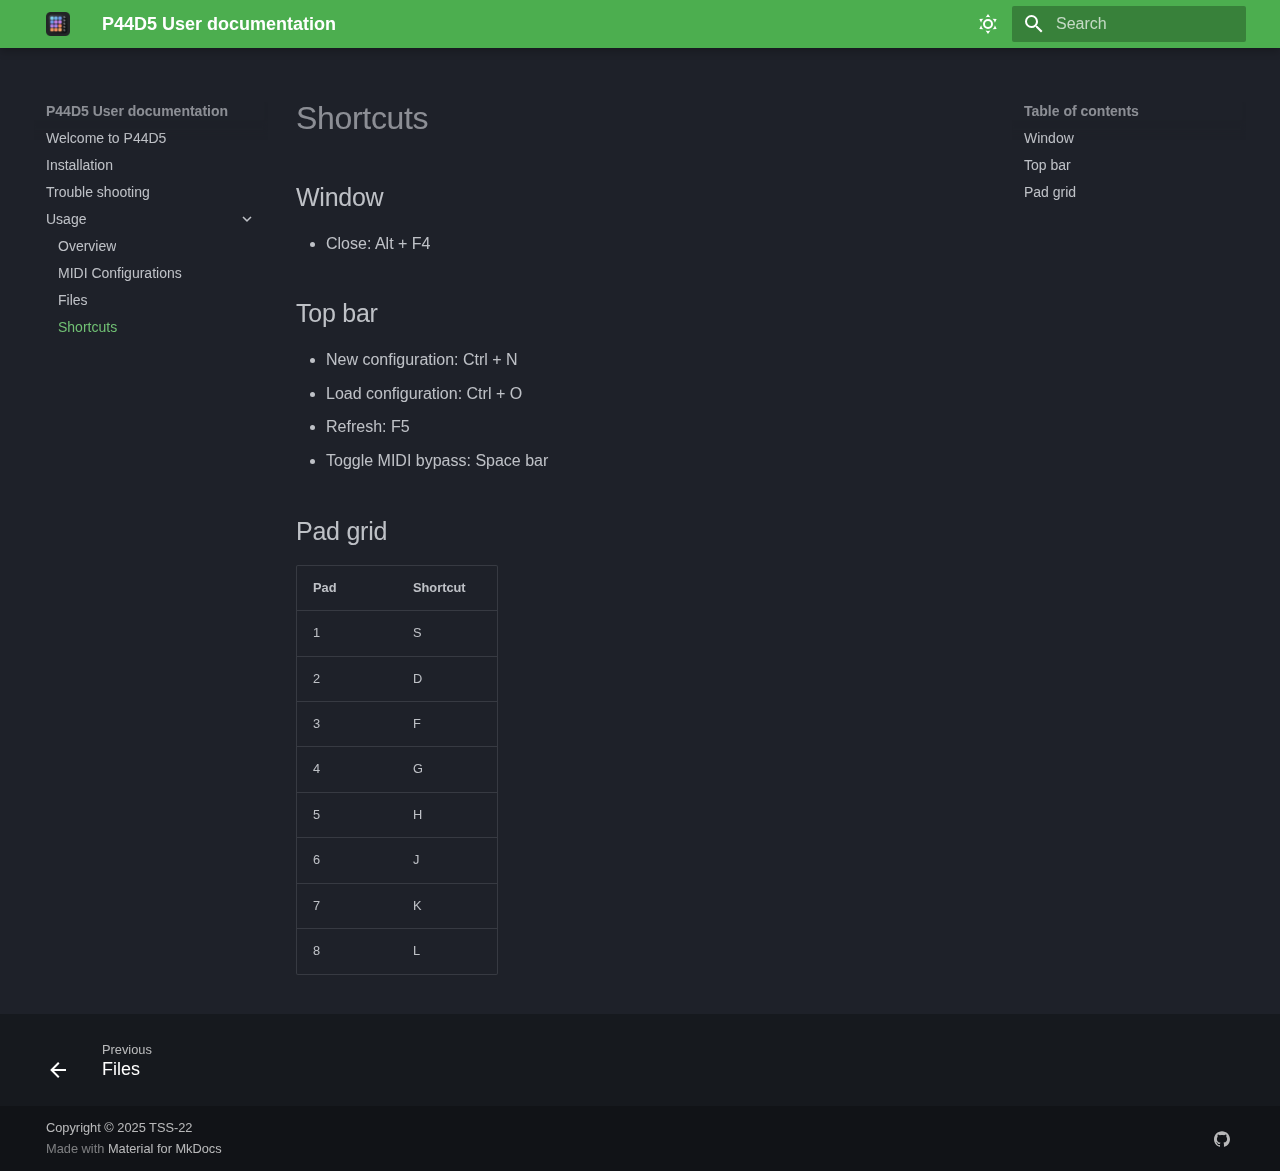
<file: usage/03-shortcuts/index.html>
<!doctype html>
<html lang="en" class="no-js">
  <head>
    
      <meta charset="utf-8">
      <meta name="viewport" content="width=device-width,initial-scale=1">
      
      
      
        <link rel="canonical" href="https://github.com/TSS-22/P44D5/usage/03-shortcuts/">
      
      
        <link rel="prev" href="../02-files/">
      
      
      
        
      
      
      <link rel="icon" href="../../assets/img/logo.png">
      <meta name="generator" content="mkdocs-1.6.1, mkdocs-material-9.7.0">
    
    
      
        <title>Shortcuts - P44D5 User documentation</title>
      
    
    
      <link rel="stylesheet" href="../../assets/stylesheets/main.618322db.min.css">
      
        
        <link rel="stylesheet" href="../../assets/stylesheets/palette.ab4e12ef.min.css">
      
      


    
    
      
    
    
      
    
    
    <script>__md_scope=new URL("../..",location),__md_hash=e=>[...e].reduce(((e,_)=>(e<<5)-e+_.charCodeAt(0)),0),__md_get=(e,_=localStorage,t=__md_scope)=>JSON.parse(_.getItem(t.pathname+"."+e)),__md_set=(e,_,t=localStorage,a=__md_scope)=>{try{t.setItem(a.pathname+"."+e,JSON.stringify(_))}catch(e){}}</script>
    
      

    
    
  </head>
  
  
    
    
      
    
    
    
    
    <body dir="ltr" data-md-color-scheme="slate" data-md-color-primary="green" data-md-color-accent="deep-purple">
  
    
    <input class="md-toggle" data-md-toggle="drawer" type="checkbox" id="__drawer" autocomplete="off">
    <input class="md-toggle" data-md-toggle="search" type="checkbox" id="__search" autocomplete="off">
    <label class="md-overlay" for="__drawer"></label>
    <div data-md-component="skip">
      
        
        <a href="#shortcuts" class="md-skip">
          Skip to content
        </a>
      
    </div>
    <div data-md-component="announce">
      
    </div>
    
    
      

  

<header class="md-header md-header--shadow" data-md-component="header">
  <nav class="md-header__inner md-grid" aria-label="Header">
    <a href="../.." title="P44D5 User documentation" class="md-header__button md-logo" aria-label="P44D5 User documentation" data-md-component="logo">
      
  <img src="../../assets/img/logo.png" alt="logo">

    </a>
    <label class="md-header__button md-icon" for="__drawer">
      
      <svg xmlns="http://www.w3.org/2000/svg" viewBox="0 0 24 24"><path d="M3 6h18v2H3zm0 5h18v2H3zm0 5h18v2H3z"/></svg>
    </label>
    <div class="md-header__title" data-md-component="header-title">
      <div class="md-header__ellipsis">
        <div class="md-header__topic">
          <span class="md-ellipsis">
            P44D5 User documentation
          </span>
        </div>
        <div class="md-header__topic" data-md-component="header-topic">
          <span class="md-ellipsis">
            
              Shortcuts
            
          </span>
        </div>
      </div>
    </div>
    
      
        <form class="md-header__option" data-md-component="palette">
  
    
    
    
    <input class="md-option" data-md-color-media="" data-md-color-scheme="slate" data-md-color-primary="green" data-md-color-accent="deep-purple"  aria-label="Dark mode"  type="radio" name="__palette" id="__palette_0">
    
      <label class="md-header__button md-icon" title="Dark mode" for="__palette_1" hidden>
        <svg xmlns="http://www.w3.org/2000/svg" viewBox="0 0 24 24"><path d="M12 7a5 5 0 0 1 5 5 5 5 0 0 1-5 5 5 5 0 0 1-5-5 5 5 0 0 1 5-5m0 2a3 3 0 0 0-3 3 3 3 0 0 0 3 3 3 3 0 0 0 3-3 3 3 0 0 0-3-3m0-7 2.39 3.42C13.65 5.15 12.84 5 12 5s-1.65.15-2.39.42zM3.34 7l4.16-.35A7.2 7.2 0 0 0 5.94 8.5c-.44.74-.69 1.5-.83 2.29zm.02 10 1.76-3.77a7.131 7.131 0 0 0 2.38 4.14zM20.65 7l-1.77 3.79a7.02 7.02 0 0 0-2.38-4.15zm-.01 10-4.14.36c.59-.51 1.12-1.14 1.54-1.86.42-.73.69-1.5.83-2.29zM12 22l-2.41-3.44c.74.27 1.55.44 2.41.44.82 0 1.63-.17 2.37-.44z"/></svg>
      </label>
    
  
    
    
    
    <input class="md-option" data-md-color-media="" data-md-color-scheme="default" data-md-color-primary="blue" data-md-color-accent="deep-orange"  aria-label="Light mode"  type="radio" name="__palette" id="__palette_1">
    
      <label class="md-header__button md-icon" title="Light mode" for="__palette_0" hidden>
        <svg xmlns="http://www.w3.org/2000/svg" viewBox="0 0 24 24"><path d="m17.75 4.09-2.53 1.94.91 3.06-2.63-1.81-2.63 1.81.91-3.06-2.53-1.94L12.44 4l1.06-3 1.06 3zm3.5 6.91-1.64 1.25.59 1.98-1.7-1.17-1.7 1.17.59-1.98L15.75 11l2.06-.05L18.5 9l.69 1.95zm-2.28 4.95c.83-.08 1.72 1.1 1.19 1.85-.32.45-.66.87-1.08 1.27C15.17 23 8.84 23 4.94 19.07c-3.91-3.9-3.91-10.24 0-14.14.4-.4.82-.76 1.27-1.08.75-.53 1.93.36 1.85 1.19-.27 2.86.69 5.83 2.89 8.02a9.96 9.96 0 0 0 8.02 2.89m-1.64 2.02a12.08 12.08 0 0 1-7.8-3.47c-2.17-2.19-3.33-5-3.49-7.82-2.81 3.14-2.7 7.96.31 10.98 3.02 3.01 7.84 3.12 10.98.31"/></svg>
      </label>
    
  
</form>
      
    
    
      <script>var palette=__md_get("__palette");if(palette&&palette.color){if("(prefers-color-scheme)"===palette.color.media){var media=matchMedia("(prefers-color-scheme: light)"),input=document.querySelector(media.matches?"[data-md-color-media='(prefers-color-scheme: light)']":"[data-md-color-media='(prefers-color-scheme: dark)']");palette.color.media=input.getAttribute("data-md-color-media"),palette.color.scheme=input.getAttribute("data-md-color-scheme"),palette.color.primary=input.getAttribute("data-md-color-primary"),palette.color.accent=input.getAttribute("data-md-color-accent")}for(var[key,value]of Object.entries(palette.color))document.body.setAttribute("data-md-color-"+key,value)}</script>
    
    
    
      
      
        <label class="md-header__button md-icon" for="__search">
          
          <svg xmlns="http://www.w3.org/2000/svg" viewBox="0 0 24 24"><path d="M9.5 3A6.5 6.5 0 0 1 16 9.5c0 1.61-.59 3.09-1.56 4.23l.27.27h.79l5 5-1.5 1.5-5-5v-.79l-.27-.27A6.52 6.52 0 0 1 9.5 16 6.5 6.5 0 0 1 3 9.5 6.5 6.5 0 0 1 9.5 3m0 2C7 5 5 7 5 9.5S7 14 9.5 14 14 12 14 9.5 12 5 9.5 5"/></svg>
        </label>
        <div class="md-search" data-md-component="search" role="dialog">
  <label class="md-search__overlay" for="__search"></label>
  <div class="md-search__inner" role="search">
    <form class="md-search__form" name="search">
      <input type="text" class="md-search__input" name="query" aria-label="Search" placeholder="Search" autocapitalize="off" autocorrect="off" autocomplete="off" spellcheck="false" data-md-component="search-query" required>
      <label class="md-search__icon md-icon" for="__search">
        
        <svg xmlns="http://www.w3.org/2000/svg" viewBox="0 0 24 24"><path d="M9.5 3A6.5 6.5 0 0 1 16 9.5c0 1.61-.59 3.09-1.56 4.23l.27.27h.79l5 5-1.5 1.5-5-5v-.79l-.27-.27A6.52 6.52 0 0 1 9.5 16 6.5 6.5 0 0 1 3 9.5 6.5 6.5 0 0 1 9.5 3m0 2C7 5 5 7 5 9.5S7 14 9.5 14 14 12 14 9.5 12 5 9.5 5"/></svg>
        
        <svg xmlns="http://www.w3.org/2000/svg" viewBox="0 0 24 24"><path d="M20 11v2H8l5.5 5.5-1.42 1.42L4.16 12l7.92-7.92L13.5 5.5 8 11z"/></svg>
      </label>
      <nav class="md-search__options" aria-label="Search">
        
        <button type="reset" class="md-search__icon md-icon" title="Clear" aria-label="Clear" tabindex="-1">
          
          <svg xmlns="http://www.w3.org/2000/svg" viewBox="0 0 24 24"><path d="M19 6.41 17.59 5 12 10.59 6.41 5 5 6.41 10.59 12 5 17.59 6.41 19 12 13.41 17.59 19 19 17.59 13.41 12z"/></svg>
        </button>
      </nav>
      
    </form>
    <div class="md-search__output">
      <div class="md-search__scrollwrap" tabindex="0" data-md-scrollfix>
        <div class="md-search-result" data-md-component="search-result">
          <div class="md-search-result__meta">
            Initializing search
          </div>
          <ol class="md-search-result__list" role="presentation"></ol>
        </div>
      </div>
    </div>
  </div>
</div>
      
    
    
  </nav>
  
</header>
    
    <div class="md-container" data-md-component="container">
      
      
        
          
        
      
      <main class="md-main" data-md-component="main">
        <div class="md-main__inner md-grid">
          
            
              
              <div class="md-sidebar md-sidebar--primary" data-md-component="sidebar" data-md-type="navigation" >
                <div class="md-sidebar__scrollwrap">
                  <div class="md-sidebar__inner">
                    



<nav class="md-nav md-nav--primary" aria-label="Navigation" data-md-level="0">
  <label class="md-nav__title" for="__drawer">
    <a href="../.." title="P44D5 User documentation" class="md-nav__button md-logo" aria-label="P44D5 User documentation" data-md-component="logo">
      
  <img src="../../assets/img/logo.png" alt="logo">

    </a>
    P44D5 User documentation
  </label>
  
  <ul class="md-nav__list" data-md-scrollfix>
    
      
      
  
  
  
  
    <li class="md-nav__item">
      <a href="../.." class="md-nav__link">
        
  
  
  <span class="md-ellipsis">
    
  
    Welcome to P44D5
  

    
  </span>
  
  

      </a>
    </li>
  

    
      
      
  
  
  
  
    <li class="md-nav__item">
      <a href="../../01-installation/" class="md-nav__link">
        
  
  
  <span class="md-ellipsis">
    
  
    Installation
  

    
  </span>
  
  

      </a>
    </li>
  

    
      
      
  
  
  
  
    <li class="md-nav__item">
      <a href="../../03-trouble_shooting/" class="md-nav__link">
        
  
  
  <span class="md-ellipsis">
    
  
    Trouble shooting
  

    
  </span>
  
  

      </a>
    </li>
  

    
      
      
  
  
    
  
  
  
    
    
    
    
    
    <li class="md-nav__item md-nav__item--active md-nav__item--nested">
      
        
        
        <input class="md-nav__toggle md-toggle " type="checkbox" id="__nav_4" checked>
        
          
          <label class="md-nav__link" for="__nav_4" id="__nav_4_label" tabindex="0">
            
  
  
  <span class="md-ellipsis">
    
  
    Usage
  

    
  </span>
  
  

            <span class="md-nav__icon md-icon"></span>
          </label>
        
        <nav class="md-nav" data-md-level="1" aria-labelledby="__nav_4_label" aria-expanded="true">
          <label class="md-nav__title" for="__nav_4">
            <span class="md-nav__icon md-icon"></span>
            
  
    Usage
  

          </label>
          <ul class="md-nav__list" data-md-scrollfix>
            
              
                
  
  
  
  
    <li class="md-nav__item">
      <a href="../00-overview/" class="md-nav__link">
        
  
  
  <span class="md-ellipsis">
    
  
    Overview
  

    
  </span>
  
  

      </a>
    </li>
  

              
            
              
                
  
  
  
  
    <li class="md-nav__item">
      <a href="../01-configurations/" class="md-nav__link">
        
  
  
  <span class="md-ellipsis">
    
  
    MIDI Configurations
  

    
  </span>
  
  

      </a>
    </li>
  

              
            
              
                
  
  
  
  
    <li class="md-nav__item">
      <a href="../02-files/" class="md-nav__link">
        
  
  
  <span class="md-ellipsis">
    
  
    Files
  

    
  </span>
  
  

      </a>
    </li>
  

              
            
              
                
  
  
    
  
  
  
    <li class="md-nav__item md-nav__item--active">
      
      <input class="md-nav__toggle md-toggle" type="checkbox" id="__toc">
      
      
        
      
      
        <label class="md-nav__link md-nav__link--active" for="__toc">
          
  
  
  <span class="md-ellipsis">
    
  
    Shortcuts
  

    
  </span>
  
  

          <span class="md-nav__icon md-icon"></span>
        </label>
      
      <a href="./" class="md-nav__link md-nav__link--active">
        
  
  
  <span class="md-ellipsis">
    
  
    Shortcuts
  

    
  </span>
  
  

      </a>
      
        

<nav class="md-nav md-nav--secondary" aria-label="Table of contents">
  
  
  
    
  
  
    <label class="md-nav__title" for="__toc">
      <span class="md-nav__icon md-icon"></span>
      Table of contents
    </label>
    <ul class="md-nav__list" data-md-component="toc" data-md-scrollfix>
      
        <li class="md-nav__item">
  <a href="#window" class="md-nav__link">
    <span class="md-ellipsis">
      
        Window
      
    </span>
  </a>
  
</li>
      
        <li class="md-nav__item">
  <a href="#top-bar" class="md-nav__link">
    <span class="md-ellipsis">
      
        Top bar
      
    </span>
  </a>
  
</li>
      
        <li class="md-nav__item">
  <a href="#pad-grid" class="md-nav__link">
    <span class="md-ellipsis">
      
        Pad grid
      
    </span>
  </a>
  
</li>
      
    </ul>
  
</nav>
      
    </li>
  

              
            
          </ul>
        </nav>
      
    </li>
  

    
  </ul>
</nav>
                  </div>
                </div>
              </div>
            
            
              
              <div class="md-sidebar md-sidebar--secondary" data-md-component="sidebar" data-md-type="toc" >
                <div class="md-sidebar__scrollwrap">
                  <div class="md-sidebar__inner">
                    

<nav class="md-nav md-nav--secondary" aria-label="Table of contents">
  
  
  
    
  
  
    <label class="md-nav__title" for="__toc">
      <span class="md-nav__icon md-icon"></span>
      Table of contents
    </label>
    <ul class="md-nav__list" data-md-component="toc" data-md-scrollfix>
      
        <li class="md-nav__item">
  <a href="#window" class="md-nav__link">
    <span class="md-ellipsis">
      
        Window
      
    </span>
  </a>
  
</li>
      
        <li class="md-nav__item">
  <a href="#top-bar" class="md-nav__link">
    <span class="md-ellipsis">
      
        Top bar
      
    </span>
  </a>
  
</li>
      
        <li class="md-nav__item">
  <a href="#pad-grid" class="md-nav__link">
    <span class="md-ellipsis">
      
        Pad grid
      
    </span>
  </a>
  
</li>
      
    </ul>
  
</nav>
                  </div>
                </div>
              </div>
            
          
          
            <div class="md-content" data-md-component="content">
              
              <article class="md-content__inner md-typeset">
                
                  



<h1 id="shortcuts">Shortcuts</h1>
<h2 id="window">Window</h2>
<ul>
<li>Close: Alt + F4</li>
</ul>
<h2 id="top-bar">Top bar</h2>
<ul>
<li>New configuration: Ctrl + N</li>
<li>Load configuration: Ctrl + O</li>
<li>Refresh: F5</li>
<li>Toggle MIDI bypass: Space bar</li>
</ul>
<h2 id="pad-grid">Pad grid</h2>
<table>
<thead>
<tr>
<th>Pad</th>
<th>Shortcut</th>
</tr>
</thead>
<tbody>
<tr>
<td>1</td>
<td>S</td>
</tr>
<tr>
<td>2</td>
<td>D</td>
</tr>
<tr>
<td>3</td>
<td>F</td>
</tr>
<tr>
<td>4</td>
<td>G</td>
</tr>
<tr>
<td>5</td>
<td>H</td>
</tr>
<tr>
<td>6</td>
<td>J</td>
</tr>
<tr>
<td>7</td>
<td>K</td>
</tr>
<tr>
<td>8</td>
<td>L</td>
</tr>
</tbody>
</table>












                
              </article>
            </div>
          
          
<script>var target=document.getElementById(location.hash.slice(1));target&&target.name&&(target.checked=target.name.startsWith("__tabbed_"))</script>
        </div>
        
      </main>
      
        <footer class="md-footer">
  
    
      
      <nav class="md-footer__inner md-grid" aria-label="Footer" >
        
          
          <a href="../02-files/" class="md-footer__link md-footer__link--prev" aria-label="Previous: Files">
            <div class="md-footer__button md-icon">
              
              <svg xmlns="http://www.w3.org/2000/svg" viewBox="0 0 24 24"><path d="M20 11v2H8l5.5 5.5-1.42 1.42L4.16 12l7.92-7.92L13.5 5.5 8 11z"/></svg>
            </div>
            <div class="md-footer__title">
              <span class="md-footer__direction">
                Previous
              </span>
              <div class="md-ellipsis">
                Files
              </div>
            </div>
          </a>
        
        
      </nav>
    
  
  <div class="md-footer-meta md-typeset">
    <div class="md-footer-meta__inner md-grid">
      <div class="md-copyright">
  
    <div class="md-copyright__highlight">
      Copyright &copy; 2025 TSS-22
    </div>
  
  
    Made with
    <a href="https://squidfunk.github.io/mkdocs-material/" target="_blank" rel="noopener">
      Material for MkDocs
    </a>
  
</div>
      
        
<div class="md-social">
  
    
    
    
    
      
      
    
    <a href="https://github.com/TSS-22/P44D5" target="_blank" rel="noopener" title="github.com" class="md-social__link">
      <svg xmlns="http://www.w3.org/2000/svg" viewBox="0 0 24 24"><path d="M12 .297c-6.63 0-12 5.373-12 12 0 5.303 3.438 9.8 8.205 11.385.6.113.82-.258.82-.577 0-.285-.01-1.04-.015-2.04-3.338.724-4.042-1.61-4.042-1.61C4.422 18.07 3.633 17.7 3.633 17.7c-1.087-.744.084-.729.084-.729 1.205.084 1.838 1.236 1.838 1.236 1.07 1.835 2.809 1.305 3.495.998.108-.776.417-1.305.76-1.605-2.665-.3-5.466-1.332-5.466-5.93 0-1.31.465-2.38 1.235-3.22-.135-.303-.54-1.523.105-3.176 0 0 1.005-.322 3.3 1.23.96-.267 1.98-.399 3-.405 1.02.006 2.04.138 3 .405 2.28-1.552 3.285-1.23 3.285-1.23.645 1.653.24 2.873.12 3.176.765.84 1.23 1.91 1.23 3.22 0 4.61-2.805 5.625-5.475 5.92.42.36.81 1.096.81 2.22 0 1.606-.015 2.896-.015 3.286 0 .315.21.69.825.57C20.565 22.092 24 17.592 24 12.297c0-6.627-5.373-12-12-12"/></svg>
    </a>
  
</div>
      
    </div>
  </div>
</footer>
      
    </div>
    <div class="md-dialog" data-md-component="dialog">
      <div class="md-dialog__inner md-typeset"></div>
    </div>
    
    
    
      
      
      <script id="__config" type="application/json">{"annotate": null, "base": "../..", "features": ["navigation.footer"], "search": "../../assets/javascripts/workers/search.7a47a382.min.js", "tags": null, "translations": {"clipboard.copied": "Copied to clipboard", "clipboard.copy": "Copy to clipboard", "search.result.more.one": "1 more on this page", "search.result.more.other": "# more on this page", "search.result.none": "No matching documents", "search.result.one": "1 matching document", "search.result.other": "# matching documents", "search.result.placeholder": "Type to start searching", "search.result.term.missing": "Missing", "select.version": "Select version"}, "version": null}</script>
    
    
      <script src="../../assets/javascripts/bundle.e71a0d61.min.js"></script>
      
    
  </body>
</html>
</file>
<file: assets/stylesheets/main.618322db.min.css>
@charset "UTF-8";html{-webkit-text-size-adjust:none;-moz-text-size-adjust:none;text-size-adjust:none;box-sizing:border-box}*,:after,:before{box-sizing:inherit}@media (prefers-reduced-motion){*,:after,:before{transition:none!important}}body{margin:0}a,button,input,label{-webkit-tap-highlight-color:transparent}a{color:inherit;text-decoration:none}hr{border:0;box-sizing:initial;display:block;height:.05rem;overflow:visible;padding:0}small{font-size:80%}sub,sup{line-height:1em}img{border-style:none}table{border-collapse:initial;border-spacing:0}td,th{font-weight:400;vertical-align:top}button{background:#0000;border:0;font-family:inherit;font-size:inherit;margin:0;padding:0}input{border:0;outline:none}:root{--md-primary-fg-color:#4051b5;--md-primary-fg-color--light:#5d6cc0;--md-primary-fg-color--dark:#303fa1;--md-primary-bg-color:#fff;--md-primary-bg-color--light:#ffffffb3;--md-accent-fg-color:#526cfe;--md-accent-fg-color--transparent:#526cfe1a;--md-accent-bg-color:#fff;--md-accent-bg-color--light:#ffffffb3}[data-md-color-scheme=default]{color-scheme:light}[data-md-color-scheme=default] img[src$="#gh-dark-mode-only"],[data-md-color-scheme=default] img[src$="#only-dark"]{display:none}:root,[data-md-color-scheme=default]{--md-hue:225deg;--md-default-fg-color:#000000de;--md-default-fg-color--light:#0000008a;--md-default-fg-color--lighter:#00000052;--md-default-fg-color--lightest:#00000012;--md-default-bg-color:#fff;--md-default-bg-color--light:#ffffffb3;--md-default-bg-color--lighter:#ffffff4d;--md-default-bg-color--lightest:#ffffff1f;--md-code-fg-color:#36464e;--md-code-bg-color:#f5f5f5;--md-code-bg-color--light:#f5f5f5b3;--md-code-bg-color--lighter:#f5f5f54d;--md-code-hl-color:#4287ff;--md-code-hl-color--light:#4287ff1a;--md-code-hl-number-color:#d52a2a;--md-code-hl-special-color:#db1457;--md-code-hl-function-color:#a846b9;--md-code-hl-constant-color:#6e59d9;--md-code-hl-keyword-color:#3f6ec6;--md-code-hl-string-color:#1c7d4d;--md-code-hl-name-color:var(--md-code-fg-color);--md-code-hl-operator-color:var(--md-default-fg-color--light);--md-code-hl-punctuation-color:var(--md-default-fg-color--light);--md-code-hl-comment-color:var(--md-default-fg-color--light);--md-code-hl-generic-color:var(--md-default-fg-color--light);--md-code-hl-variable-color:var(--md-default-fg-color--light);--md-typeset-color:var(--md-default-fg-color);--md-typeset-a-color:var(--md-primary-fg-color);--md-typeset-del-color:#f5503d26;--md-typeset-ins-color:#0bd57026;--md-typeset-kbd-color:#fafafa;--md-typeset-kbd-accent-color:#fff;--md-typeset-kbd-border-color:#b8b8b8;--md-typeset-mark-color:#ffff0080;--md-typeset-table-color:#0000001f;--md-typeset-table-color--light:rgba(0,0,0,.035);--md-admonition-fg-color:var(--md-default-fg-color);--md-admonition-bg-color:var(--md-default-bg-color);--md-warning-fg-color:#000000de;--md-warning-bg-color:#ff9;--md-footer-fg-color:#fff;--md-footer-fg-color--light:#ffffffb3;--md-footer-fg-color--lighter:#ffffff73;--md-footer-bg-color:#000000de;--md-footer-bg-color--dark:#00000052;--md-shadow-z1:0 0.2rem 0.5rem #0000000d,0 0 0.05rem #0000001a;--md-shadow-z2:0 0.2rem 0.5rem #0000001a,0 0 0.05rem #00000040;--md-shadow-z3:0 0.2rem 0.5rem #0003,0 0 0.05rem #00000059}.md-icon svg{fill:currentcolor;display:block;height:1.2rem;width:1.2rem}body{-webkit-font-smoothing:antialiased;-moz-osx-font-smoothing:grayscale;--md-text-font-family:var(--md-text-font,_),-apple-system,BlinkMacSystemFont,Helvetica,Arial,sans-serif;--md-code-font-family:var(--md-code-font,_),SFMono-Regular,Consolas,Menlo,monospace}aside,body,input{font-feature-settings:"kern","liga";color:var(--md-typeset-color);font-family:var(--md-text-font-family)}code,kbd,pre{font-feature-settings:"kern";font-family:var(--md-code-font-family)}:root{--md-typeset-table-sort-icon:url('data:image/svg+xml;charset=utf-8,<svg xmlns="http://www.w3.org/2000/svg" viewBox="0 0 24 24"><path d="m18 21-4-4h3V7h-3l4-4 4 4h-3v10h3M2 19v-2h10v2M2 13v-2h7v2M2 7V5h4v2z"/></svg>');--md-typeset-table-sort-icon--asc:url('data:image/svg+xml;charset=utf-8,<svg xmlns="http://www.w3.org/2000/svg" viewBox="0 0 24 24"><path d="M19 17h3l-4 4-4-4h3V3h2M2 17h10v2H2M6 5v2H2V5m0 6h7v2H2z"/></svg>');--md-typeset-table-sort-icon--desc:url('data:image/svg+xml;charset=utf-8,<svg xmlns="http://www.w3.org/2000/svg" viewBox="0 0 24 24"><path d="M19 7h3l-4-4-4 4h3v14h2M2 17h10v2H2M6 5v2H2V5m0 6h7v2H2z"/></svg>')}.md-typeset{-webkit-print-color-adjust:exact;color-adjust:exact;font-size:.8rem;line-height:1.6;overflow-wrap:break-word}@media print{.md-typeset{font-size:.68rem}}.md-typeset blockquote,.md-typeset dl,.md-typeset figure,.md-typeset ol,.md-typeset pre,.md-typeset ul{margin-bottom:1em;margin-top:1em}.md-typeset h1{color:var(--md-default-fg-color--light);font-size:2em;line-height:1.3;margin:0 0 1.25em}.md-typeset h1,.md-typeset h2{font-weight:300;letter-spacing:-.01em}.md-typeset h2{font-size:1.5625em;line-height:1.4;margin:1.6em 0 .64em}.md-typeset h3{font-size:1.25em;font-weight:400;letter-spacing:-.01em;line-height:1.5;margin:1.6em 0 .8em}.md-typeset h2+h3{margin-top:.8em}.md-typeset h4{font-weight:700;letter-spacing:-.01em;margin:1em 0}.md-typeset h5,.md-typeset h6{color:var(--md-default-fg-color--light);font-size:.8em;font-weight:700;letter-spacing:-.01em;margin:1.25em 0}.md-typeset h5{text-transform:uppercase}.md-typeset h5 code{text-transform:none}.md-typeset hr{border-bottom:.05rem solid var(--md-default-fg-color--lightest);display:flow-root;margin:1.5em 0}.md-typeset a{color:var(--md-typeset-a-color);word-break:break-word}.md-typeset a,.md-typeset a:before{transition:color 125ms}.md-typeset a:focus,.md-typeset a:hover{color:var(--md-accent-fg-color)}.md-typeset a:focus code,.md-typeset a:hover code{background-color:var(--md-accent-fg-color--transparent);color:var(--md-accent-fg-color)}.md-typeset a code{color:var(--md-typeset-a-color)}.md-typeset a.focus-visible{outline-color:var(--md-accent-fg-color);outline-offset:.2rem}.md-typeset code,.md-typeset kbd,.md-typeset pre{color:var(--md-code-fg-color);direction:ltr;font-variant-ligatures:none;transition:background-color 125ms}@media print{.md-typeset code,.md-typeset kbd,.md-typeset pre{white-space:pre-wrap}}.md-typeset code{background-color:var(--md-code-bg-color);border-radius:.1rem;-webkit-box-decoration-break:clone;box-decoration-break:clone;font-size:.85em;padding:0 .2941176471em;transition:color 125ms,background-color 125ms;word-break:break-word}.md-typeset code:not(.focus-visible){-webkit-tap-highlight-color:transparent;outline:none}.md-typeset pre{display:flow-root;line-height:1.4;position:relative}.md-typeset pre>code{-webkit-box-decoration-break:slice;box-decoration-break:slice;box-shadow:none;display:block;margin:0;outline-color:var(--md-accent-fg-color);overflow:auto;padding:.7720588235em 1.1764705882em;scrollbar-color:var(--md-default-fg-color--lighter) #0000;scrollbar-width:thin;touch-action:auto;word-break:normal}.md-typeset pre>code:hover{scrollbar-color:var(--md-accent-fg-color) #0000}.md-typeset pre>code::-webkit-scrollbar{height:.2rem;width:.2rem}.md-typeset pre>code::-webkit-scrollbar-thumb{background-color:var(--md-default-fg-color--lighter)}.md-typeset pre>code::-webkit-scrollbar-thumb:hover{background-color:var(--md-accent-fg-color)}.md-typeset kbd{background-color:var(--md-typeset-kbd-color);border-radius:.1rem;box-shadow:0 .1rem 0 .05rem var(--md-typeset-kbd-border-color),0 .1rem 0 var(--md-typeset-kbd-border-color),0 -.1rem .2rem var(--md-typeset-kbd-accent-color) inset;color:var(--md-default-fg-color);display:inline-block;font-size:.75em;padding:0 .6666666667em;vertical-align:text-top;word-break:break-word}.md-typeset mark{background-color:var(--md-typeset-mark-color);-webkit-box-decoration-break:clone;box-decoration-break:clone;color:inherit;word-break:break-word}.md-typeset abbr{cursor:help;text-decoration:none}.md-typeset [data-preview],.md-typeset abbr{border-bottom:.05rem dotted var(--md-default-fg-color--light)}.md-typeset small{opacity:.75}[dir=ltr] .md-typeset sub,[dir=ltr] .md-typeset sup{margin-left:.078125em}[dir=rtl] .md-typeset sub,[dir=rtl] .md-typeset sup{margin-right:.078125em}[dir=ltr] .md-typeset blockquote{padding-left:.6rem}[dir=rtl] .md-typeset blockquote{padding-right:.6rem}[dir=ltr] .md-typeset blockquote{border-left:.2rem solid var(--md-default-fg-color--lighter)}[dir=rtl] .md-typeset blockquote{border-right:.2rem solid var(--md-default-fg-color--lighter)}.md-typeset blockquote{color:var(--md-default-fg-color--light);margin-left:0;margin-right:0}.md-typeset ul{list-style-type:disc}.md-typeset ul[type]{list-style-type:revert-layer}[dir=ltr] .md-typeset ol,[dir=ltr] .md-typeset ul{margin-left:.625em}[dir=rtl] .md-typeset ol,[dir=rtl] .md-typeset ul{margin-right:.625em}.md-typeset ol,.md-typeset ul{padding:0}.md-typeset ol:not([hidden]),.md-typeset ul:not([hidden]){display:flow-root}.md-typeset ol ol,.md-typeset ul ol{list-style-type:lower-alpha}.md-typeset ol ol ol,.md-typeset ul ol ol{list-style-type:lower-roman}.md-typeset ol ol ol ol,.md-typeset ul ol ol ol{list-style-type:upper-alpha}.md-typeset ol ol ol ol ol,.md-typeset ul ol ol ol ol{list-style-type:upper-roman}.md-typeset ol[type],.md-typeset ul[type]{list-style-type:revert-layer}[dir=ltr] .md-typeset ol li,[dir=ltr] .md-typeset ul li{margin-left:1.25em}[dir=rtl] .md-typeset ol li,[dir=rtl] .md-typeset ul li{margin-right:1.25em}.md-typeset ol li,.md-typeset ul li{margin-bottom:.5em}.md-typeset ol li blockquote,.md-typeset ol li p,.md-typeset ul li blockquote,.md-typeset ul li p{margin:.5em 0}.md-typeset ol li:last-child,.md-typeset ul li:last-child{margin-bottom:0}[dir=ltr] .md-typeset ol li ol,[dir=ltr] .md-typeset ol li ul,[dir=ltr] .md-typeset ul li ol,[dir=ltr] .md-typeset ul li ul{margin-left:.625em}[dir=rtl] .md-typeset ol li ol,[dir=rtl] .md-typeset ol li ul,[dir=rtl] .md-typeset ul li ol,[dir=rtl] .md-typeset ul li ul{margin-right:.625em}.md-typeset ol li ol,.md-typeset ol li ul,.md-typeset ul li ol,.md-typeset ul li ul{margin-bottom:.5em;margin-top:.5em}[dir=ltr] .md-typeset dd{margin-left:1.875em}[dir=rtl] .md-typeset dd{margin-right:1.875em}.md-typeset dd{margin-bottom:1.5em;margin-top:1em}.md-typeset img,.md-typeset svg,.md-typeset video{height:auto;max-width:100%}.md-typeset img[align=left]{margin:1em 1em 1em 0}.md-typeset img[align=right]{margin:1em 0 1em 1em}.md-typeset img[align]:only-child{margin-top:0}.md-typeset figure{display:flow-root;margin:1em auto;max-width:100%;text-align:center;width:fit-content}.md-typeset figure img{display:block;margin:0 auto}.md-typeset figcaption{font-style:italic;margin:1em auto;max-width:24rem}.md-typeset iframe{max-width:100%}.md-typeset table:not([class]){background-color:var(--md-default-bg-color);border:.05rem solid var(--md-typeset-table-color);border-radius:.1rem;display:inline-block;font-size:.64rem;max-width:100%;overflow:auto;touch-action:auto}@media print{.md-typeset table:not([class]){display:table}}.md-typeset table:not([class])+*{margin-top:1.5em}.md-typeset table:not([class]) td>:first-child,.md-typeset table:not([class]) th>:first-child{margin-top:0}.md-typeset table:not([class]) td>:last-child,.md-typeset table:not([class]) th>:last-child{margin-bottom:0}.md-typeset table:not([class]) td:not([align]),.md-typeset table:not([class]) th:not([align]){text-align:left}[dir=rtl] .md-typeset table:not([class]) td:not([align]),[dir=rtl] .md-typeset table:not([class]) th:not([align]){text-align:right}.md-typeset table:not([class]) th{font-weight:700;min-width:5rem;padding:.9375em 1.25em;vertical-align:top}.md-typeset table:not([class]) td{border-top:.05rem solid var(--md-typeset-table-color);padding:.9375em 1.25em;vertical-align:top}.md-typeset table:not([class]) tbody tr{transition:background-color 125ms}.md-typeset table:not([class]) tbody tr:hover{background-color:var(--md-typeset-table-color--light);box-shadow:0 .05rem 0 var(--md-default-bg-color) inset}.md-typeset table:not([class]) a{word-break:normal}.md-typeset table th[role=columnheader]{cursor:pointer}[dir=ltr] .md-typeset table th[role=columnheader]:after{margin-left:.5em}[dir=rtl] .md-typeset table th[role=columnheader]:after{margin-right:.5em}.md-typeset table th[role=columnheader]:after{content:"";display:inline-block;height:1.2em;-webkit-mask-image:var(--md-typeset-table-sort-icon);mask-image:var(--md-typeset-table-sort-icon);-webkit-mask-repeat:no-repeat;mask-repeat:no-repeat;-webkit-mask-size:contain;mask-size:contain;transition:background-color 125ms;vertical-align:text-bottom;width:1.2em}.md-typeset table th[role=columnheader]:hover:after{background-color:var(--md-default-fg-color--lighter)}.md-typeset table th[role=columnheader][aria-sort=ascending]:after{background-color:var(--md-default-fg-color--light);-webkit-mask-image:var(--md-typeset-table-sort-icon--asc);mask-image:var(--md-typeset-table-sort-icon--asc)}.md-typeset table th[role=columnheader][aria-sort=descending]:after{background-color:var(--md-default-fg-color--light);-webkit-mask-image:var(--md-typeset-table-sort-icon--desc);mask-image:var(--md-typeset-table-sort-icon--desc)}.md-typeset__scrollwrap{margin:1em -.8rem;overflow-x:auto;touch-action:auto}.md-typeset__table{display:inline-block;margin-bottom:.5em;padding:0 .8rem}@media print{.md-typeset__table{display:block}}html .md-typeset__table table{display:table;margin:0;overflow:hidden;width:100%}@media screen and (max-width:44.984375em){.md-content__inner>pre{margin:1em -.8rem}.md-content__inner>pre code{border-radius:0}}.md-typeset .md-author{border-radius:100%;display:block;flex-shrink:0;height:1.6rem;overflow:hidden;position:relative;transition:color 125ms,transform 125ms;width:1.6rem}.md-typeset .md-author img{display:block}.md-typeset .md-author--more{background:var(--md-default-fg-color--lightest);color:var(--md-default-fg-color--lighter);font-size:.6rem;font-weight:700;line-height:1.6rem;text-align:center}.md-typeset .md-author--long{height:2.4rem;width:2.4rem}.md-typeset a.md-author{transform:scale(1)}.md-typeset a.md-author img{border-radius:100%;filter:grayscale(100%) opacity(75%);transition:filter 125ms}.md-typeset a.md-author:focus,.md-typeset a.md-author:hover{transform:scale(1.1);z-index:1}.md-typeset a.md-author:focus img,.md-typeset a.md-author:hover img{filter:grayscale(0)}.md-banner{background-color:var(--md-footer-bg-color);color:var(--md-footer-fg-color);overflow:auto}@media print{.md-banner{display:none}}.md-banner--warning{background-color:var(--md-warning-bg-color);color:var(--md-warning-fg-color)}.md-banner__inner{font-size:.7rem;margin:.6rem auto;padding:0 .8rem}[dir=ltr] .md-banner__button{float:right}[dir=rtl] .md-banner__button{float:left}.md-banner__button{color:inherit;cursor:pointer;transition:opacity .25s}.no-js .md-banner__button{display:none}.md-banner__button:hover{opacity:.7}html{font-size:125%;height:100%;overflow-x:hidden}@media screen and (min-width:100em){html{font-size:137.5%}}@media screen and (min-width:125em){html{font-size:150%}}body{background-color:var(--md-default-bg-color);display:flex;flex-direction:column;font-size:.5rem;min-height:100%;position:relative;width:100%}@media print{body{display:block}}@media screen and (max-width:59.984375em){body[data-md-scrolllock]{position:fixed}}.md-grid{margin-left:auto;margin-right:auto;max-width:61rem}.md-container{display:flex;flex-direction:column;flex-grow:1}@media print{.md-container{display:block}}.md-main{flex-grow:1}.md-main__inner{display:flex;height:100%;margin-top:1.5rem}.md-ellipsis{overflow:hidden;text-overflow:ellipsis}.md-toggle{display:none}.md-option{height:0;opacity:0;position:absolute;width:0}.md-option:checked+label:not([hidden]){display:block}.md-option.focus-visible+label{outline-color:var(--md-accent-fg-color);outline-style:auto}.md-skip{background-color:var(--md-default-fg-color);border-radius:.1rem;color:var(--md-default-bg-color);font-size:.64rem;margin:.5rem;opacity:0;outline-color:var(--md-accent-fg-color);padding:.3rem .5rem;position:fixed;transform:translateY(.4rem);z-index:-1}.md-skip:focus{opacity:1;transform:translateY(0);transition:transform .25s cubic-bezier(.4,0,.2,1),opacity 175ms 75ms;z-index:10}@page{margin:25mm}:root{--md-clipboard-icon:url('data:image/svg+xml;charset=utf-8,<svg xmlns="http://www.w3.org/2000/svg" viewBox="0 0 24 24"><path d="M19 21H8V7h11m0-2H8a2 2 0 0 0-2 2v14a2 2 0 0 0 2 2h11a2 2 0 0 0 2-2V7a2 2 0 0 0-2-2m-3-4H4a2 2 0 0 0-2 2v14h2V3h12z"/></svg>')}.md-clipboard{border-radius:.1rem;color:var(--md-default-fg-color--lightest);cursor:pointer;height:1.5em;outline-color:var(--md-accent-fg-color);outline-offset:.1rem;transition:color .25s;width:1.5em;z-index:1}@media print{.md-clipboard{display:none}}.md-clipboard:not(.focus-visible){-webkit-tap-highlight-color:transparent;outline:none}:hover>.md-clipboard{color:var(--md-default-fg-color--light)}.md-clipboard:focus,.md-clipboard:hover{color:var(--md-accent-fg-color)}.md-clipboard:after{background-color:currentcolor;content:"";display:block;height:1.125em;margin:0 auto;-webkit-mask-image:var(--md-clipboard-icon);mask-image:var(--md-clipboard-icon);-webkit-mask-position:center;mask-position:center;-webkit-mask-repeat:no-repeat;mask-repeat:no-repeat;-webkit-mask-size:contain;mask-size:contain;width:1.125em}.md-clipboard--inline{cursor:pointer}.md-clipboard--inline code{transition:color .25s,background-color .25s}.md-clipboard--inline:focus code,.md-clipboard--inline:hover code{background-color:var(--md-accent-fg-color--transparent);color:var(--md-accent-fg-color)}:root{--md-code-select-icon:url('data:image/svg+xml;charset=utf-8,<svg xmlns="http://www.w3.org/2000/svg" viewBox="0 0 24 24"><path d="M19 19h-4v2h4c1.1 0 2-.9 2-2v-4h-2m0-12h-4v2h4v4h2V5c0-1.1-.9-2-2-2M5 5h4V3H5c-1.1 0-2 .9-2 2v4h2m0 6H3v4c0 1.1.9 2 2 2h4v-2H5zm2-4h2v2H7zm4 0h2v2h-2zm4 0h2v2h-2zM7 7h2v2H7zm4 0h2v2h-2zm4 0h2v2h-2zm-8 8h2v2H7zm4 0h2v2h-2zm4 0h2v2h-2z"/></svg>');--md-code-copy-icon:url('data:image/svg+xml;charset=utf-8,<svg xmlns="http://www.w3.org/2000/svg" viewBox="0 0 24 24"><path d="M19 21H8V7h11m0-2H8a2 2 0 0 0-2 2v14a2 2 0 0 0 2 2h11a2 2 0 0 0 2-2V7a2 2 0 0 0-2-2m-3-4H4a2 2 0 0 0-2 2v14h2V3h12z"/></svg>')}.md-typeset .md-code__content{display:grid}.md-code__nav{background-color:var(--md-code-bg-color--lighter);border-radius:.1rem;display:flex;gap:.2rem;padding:.2rem;position:absolute;right:.25em;top:.25em;transition:background-color .25s;z-index:1}:hover>.md-code__nav{background-color:var(--md-code-bg-color--light)}.md-code__button{color:var(--md-default-fg-color--lightest);cursor:pointer;display:block;height:1.5em;outline-color:var(--md-accent-fg-color);outline-offset:.1rem;transition:color .25s;width:1.5em}:hover>*>.md-code__button{color:var(--md-default-fg-color--light)}.md-code__button.focus-visible,.md-code__button:hover{color:var(--md-accent-fg-color)}.md-code__button--active{color:var(--md-default-fg-color)!important}.md-code__button:after{background-color:currentcolor;content:"";display:block;height:1.125em;margin:0 auto;-webkit-mask-position:center;mask-position:center;-webkit-mask-repeat:no-repeat;mask-repeat:no-repeat;-webkit-mask-size:contain;mask-size:contain;width:1.125em}.md-code__button[data-md-type=select]:after{-webkit-mask-image:var(--md-code-select-icon);mask-image:var(--md-code-select-icon)}.md-code__button[data-md-type=copy]:after{-webkit-mask-image:var(--md-code-copy-icon);mask-image:var(--md-code-copy-icon)}@keyframes consent{0%{opacity:0;transform:translateY(100%)}to{opacity:1;transform:translateY(0)}}@keyframes overlay{0%{opacity:0}to{opacity:1}}.md-consent__overlay{animation:overlay .25s both;-webkit-backdrop-filter:blur(.1rem);backdrop-filter:blur(.1rem);background-color:#0000008a;height:100%;opacity:1;position:fixed;top:0;width:100%;z-index:5}.md-consent__inner{animation:consent .5s cubic-bezier(.1,.7,.1,1) both;background-color:var(--md-default-bg-color);border:0;border-radius:.1rem;bottom:0;box-shadow:0 0 .2rem #0000001a,0 .2rem .4rem #0003;max-height:100%;overflow:auto;padding:0;position:fixed;width:100%;z-index:5}.md-consent__form{padding:.8rem}.md-consent__settings{display:none;margin:1em 0}input:checked+.md-consent__settings{display:block}.md-consent__controls{margin-bottom:.8rem}.md-typeset .md-consent__controls .md-button{display:inline}@media screen and (max-width:44.984375em){.md-typeset .md-consent__controls .md-button{display:block;margin-top:.4rem;text-align:center;width:100%}}.md-consent label{cursor:pointer}.md-content{flex-grow:1;min-width:0}.md-content__inner{margin:0 .8rem 1.2rem;padding-top:.6rem}@media screen and (min-width:76.25em){[dir=ltr] .md-sidebar--primary:not([hidden])~.md-content>.md-content__inner{margin-left:1.2rem}[dir=ltr] .md-sidebar--secondary:not([hidden])~.md-content>.md-content__inner,[dir=rtl] .md-sidebar--primary:not([hidden])~.md-content>.md-content__inner{margin-right:1.2rem}[dir=rtl] .md-sidebar--secondary:not([hidden])~.md-content>.md-content__inner{margin-left:1.2rem}}.md-content__inner:before{content:"";display:block;height:.4rem}.md-content__inner>:last-child{margin-bottom:0}[dir=ltr] .md-content__button{float:right}[dir=rtl] .md-content__button{float:left}[dir=ltr] .md-content__button{margin-left:.4rem}[dir=rtl] .md-content__button{margin-right:.4rem}.md-content__button{margin:.4rem 0;padding:0}@media print{.md-content__button{display:none}}.md-typeset .md-content__button{color:var(--md-default-fg-color--lighter)}.md-content__button svg{display:inline;vertical-align:top}[dir=rtl] .md-content__button svg{transform:scaleX(-1)}[dir=ltr] .md-dialog{right:.8rem}[dir=rtl] .md-dialog{left:.8rem}.md-dialog{background-color:var(--md-default-fg-color);border-radius:.1rem;bottom:.8rem;box-shadow:var(--md-shadow-z3);min-width:11.1rem;opacity:0;padding:.4rem .6rem;pointer-events:none;position:fixed;transform:translateY(100%);transition:transform 0ms .4s,opacity .4s;z-index:4}@media print{.md-dialog{display:none}}.md-dialog--active{opacity:1;pointer-events:auto;transform:translateY(0);transition:transform .4s cubic-bezier(.075,.85,.175,1),opacity .4s}.md-dialog__inner{color:var(--md-default-bg-color);font-size:.7rem}.md-feedback{margin:2em 0 1em;text-align:center}.md-feedback fieldset{border:none;margin:0;padding:0}.md-feedback__title{font-weight:700;margin:1em auto}.md-feedback__inner{position:relative}.md-feedback__list{display:flex;flex-wrap:wrap;place-content:baseline center;position:relative}.md-feedback__list:hover .md-icon:not(:disabled){color:var(--md-default-fg-color--lighter)}:disabled .md-feedback__list{min-height:1.8rem}.md-feedback__icon{color:var(--md-default-fg-color--light);cursor:pointer;flex-shrink:0;margin:0 .1rem;transition:color 125ms}.md-feedback__icon:not(:disabled).md-icon:hover{color:var(--md-accent-fg-color)}.md-feedback__icon:disabled{color:var(--md-default-fg-color--lightest);pointer-events:none}.md-feedback__note{opacity:0;position:relative;transform:translateY(.4rem);transition:transform .4s cubic-bezier(.1,.7,.1,1),opacity .15s}.md-feedback__note>*{margin:0 auto;max-width:16rem}:disabled .md-feedback__note{opacity:1;transform:translateY(0)}@media print{.md-feedback{display:none}}.md-footer{background-color:var(--md-footer-bg-color);color:var(--md-footer-fg-color)}@media print{.md-footer{display:none}}.md-footer__inner{justify-content:space-between;overflow:auto;padding:.2rem}.md-footer__inner:not([hidden]){display:flex}.md-footer__link{align-items:end;display:flex;flex-grow:0.01;margin-bottom:.4rem;margin-top:1rem;max-width:100%;outline-color:var(--md-accent-fg-color);overflow:hidden;transition:opacity .25s}.md-footer__link:focus,.md-footer__link:hover{opacity:.7}[dir=rtl] .md-footer__link svg{transform:scaleX(-1)}@media screen and (max-width:44.984375em){.md-footer__link--prev{flex-shrink:0}.md-footer__link--prev .md-footer__title{display:none}}[dir=ltr] .md-footer__link--next{margin-left:auto}[dir=rtl] .md-footer__link--next{margin-right:auto}.md-footer__link--next{text-align:right}[dir=rtl] .md-footer__link--next{text-align:left}.md-footer__title{flex-grow:1;font-size:.9rem;margin-bottom:.7rem;max-width:calc(100% - 2.4rem);padding:0 1rem;white-space:nowrap}.md-footer__button{margin:.2rem;padding:.4rem}.md-footer__direction{font-size:.64rem;opacity:.7}.md-footer-meta{background-color:var(--md-footer-bg-color--dark)}.md-footer-meta__inner{display:flex;flex-wrap:wrap;justify-content:space-between;padding:.2rem}html .md-footer-meta.md-typeset a{color:var(--md-footer-fg-color--light)}html .md-footer-meta.md-typeset a:focus,html .md-footer-meta.md-typeset a:hover{color:var(--md-footer-fg-color)}.md-copyright{color:var(--md-footer-fg-color--lighter);font-size:.64rem;margin:auto .6rem;padding:.4rem 0;width:100%}@media screen and (min-width:45em){.md-copyright{width:auto}}.md-copyright__highlight{color:var(--md-footer-fg-color--light)}.md-social{display:inline-flex;gap:.2rem;margin:0 .4rem;padding:.2rem 0 .6rem}@media screen and (min-width:45em){.md-social{padding:.6rem 0}}.md-social__link{display:inline-block;height:1.6rem;text-align:center;width:1.6rem}.md-social__link:before{line-height:1.9}.md-social__link svg{fill:currentcolor;max-height:.8rem;vertical-align:-25%}.md-typeset .md-button{border:.1rem solid;border-radius:.1rem;color:var(--md-primary-fg-color);cursor:pointer;display:inline-block;font-weight:700;padding:.625em 2em;transition:color 125ms,background-color 125ms,border-color 125ms}.md-typeset .md-button--primary{background-color:var(--md-primary-fg-color);border-color:var(--md-primary-fg-color);color:var(--md-primary-bg-color)}.md-typeset .md-button:focus,.md-typeset .md-button:hover{background-color:var(--md-accent-fg-color);border-color:var(--md-accent-fg-color);color:var(--md-accent-bg-color)}[dir=ltr] .md-typeset .md-input{border-top-left-radius:.1rem}[dir=ltr] .md-typeset .md-input,[dir=rtl] .md-typeset .md-input{border-top-right-radius:.1rem}[dir=rtl] .md-typeset .md-input{border-top-left-radius:.1rem}.md-typeset .md-input{border-bottom:.1rem solid var(--md-default-fg-color--lighter);box-shadow:var(--md-shadow-z1);font-size:.8rem;height:1.8rem;padding:0 .6rem;transition:border .25s,box-shadow .25s}.md-typeset .md-input:focus,.md-typeset .md-input:hover{border-bottom-color:var(--md-accent-fg-color);box-shadow:var(--md-shadow-z2)}.md-typeset .md-input--stretch{width:100%}.md-header{background-color:var(--md-primary-fg-color);box-shadow:0 0 .2rem #0000,0 .2rem .4rem #0000;color:var(--md-primary-bg-color);display:block;left:0;position:sticky;right:0;top:0;z-index:4}@media print{.md-header{display:none}}.md-header[hidden]{transform:translateY(-100%);transition:transform .25s cubic-bezier(.8,0,.6,1),box-shadow .25s}.md-header--shadow{box-shadow:0 0 .2rem #0000001a,0 .2rem .4rem #0003;transition:transform .25s cubic-bezier(.1,.7,.1,1),box-shadow .25s}.md-header__inner{align-items:center;display:flex;padding:0 .2rem}.md-header__button{color:currentcolor;cursor:pointer;margin:.2rem;outline-color:var(--md-accent-fg-color);padding:.4rem;position:relative;transition:opacity .25s;vertical-align:middle;z-index:1}.md-header__button:hover{opacity:.7}.md-header__button:not([hidden]){display:inline-block}.md-header__button:not(.focus-visible){-webkit-tap-highlight-color:transparent;outline:none}.md-header__button.md-logo{margin:.2rem;padding:.4rem}@media screen and (max-width:76.234375em){.md-header__button.md-logo{display:none}}.md-header__button.md-logo img,.md-header__button.md-logo svg{fill:currentcolor;display:block;height:1.2rem;width:auto}@media screen and (min-width:60em){.md-header__button[for=__search]{display:none}}.no-js .md-header__button[for=__search]{display:none}[dir=rtl] .md-header__button[for=__search] svg{transform:scaleX(-1)}@media screen and (min-width:76.25em){.md-header__button[for=__drawer]{display:none}}.md-header__topic{display:flex;max-width:100%;position:absolute;transition:transform .4s cubic-bezier(.1,.7,.1,1),opacity .15s;white-space:nowrap}.md-header__topic+.md-header__topic{opacity:0;pointer-events:none;transform:translateX(1.25rem);transition:transform .4s cubic-bezier(1,.7,.1,.1),opacity .15s;z-index:-1}[dir=rtl] .md-header__topic+.md-header__topic{transform:translateX(-1.25rem)}.md-header__topic:first-child{font-weight:700}[dir=ltr] .md-header__title{margin-left:1rem;margin-right:.4rem}[dir=rtl] .md-header__title{margin-left:.4rem;margin-right:1rem}.md-header__title{flex-grow:1;font-size:.9rem;height:2.4rem;line-height:2.4rem}.md-header__title--active .md-header__topic{opacity:0;pointer-events:none;transform:translateX(-1.25rem);transition:transform .4s cubic-bezier(1,.7,.1,.1),opacity .15s;z-index:-1}[dir=rtl] .md-header__title--active .md-header__topic{transform:translateX(1.25rem)}.md-header__title--active .md-header__topic+.md-header__topic{opacity:1;pointer-events:auto;transform:translateX(0);transition:transform .4s cubic-bezier(.1,.7,.1,1),opacity .15s;z-index:0}.md-header__title>.md-header__ellipsis{height:100%;position:relative;width:100%}.md-header__option{display:flex;flex-shrink:0;max-width:100%;transition:max-width 0ms .25s,opacity .25s .25s;white-space:nowrap}[data-md-toggle=search]:checked~.md-header .md-header__option{max-width:0;opacity:0;transition:max-width 0ms,opacity 0ms}.md-header__option>input{bottom:0}.md-header__source{display:none}@media screen and (min-width:60em){[dir=ltr] .md-header__source{margin-left:1rem}[dir=rtl] .md-header__source{margin-right:1rem}.md-header__source{display:block;max-width:11.7rem;width:11.7rem}}@media screen and (min-width:76.25em){[dir=ltr] .md-header__source{margin-left:1.4rem}[dir=rtl] .md-header__source{margin-right:1.4rem}}.md-meta{color:var(--md-default-fg-color--light);font-size:.7rem;line-height:1.3}.md-meta__list{display:inline-flex;flex-wrap:wrap;list-style:none;margin:0;padding:0}.md-meta__item:not(:last-child):after{content:"·";margin-left:.2rem;margin-right:.2rem}.md-meta__link{color:var(--md-typeset-a-color)}.md-meta__link:focus,.md-meta__link:hover{color:var(--md-accent-fg-color)}.md-draft{background-color:#ff1744;border-radius:.125em;color:#fff;display:inline-block;font-weight:700;padding-left:.5714285714em;padding-right:.5714285714em}:root{--md-nav-icon--prev:url('data:image/svg+xml;charset=utf-8,<svg xmlns="http://www.w3.org/2000/svg" viewBox="0 0 24 24"><path d="M20 11v2H8l5.5 5.5-1.42 1.42L4.16 12l7.92-7.92L13.5 5.5 8 11z"/></svg>');--md-nav-icon--next:url('data:image/svg+xml;charset=utf-8,<svg xmlns="http://www.w3.org/2000/svg" viewBox="0 0 24 24"><path d="M8.59 16.58 13.17 12 8.59 7.41 10 6l6 6-6 6z"/></svg>');--md-toc-icon:url('data:image/svg+xml;charset=utf-8,<svg xmlns="http://www.w3.org/2000/svg" viewBox="0 0 24 24"><path d="M3 9h14V7H3zm0 4h14v-2H3zm0 4h14v-2H3zm16 0h2v-2h-2zm0-10v2h2V7zm0 6h2v-2h-2z"/></svg>')}.md-nav{font-size:.7rem;line-height:1.3}.md-nav__title{color:var(--md-default-fg-color--light);display:block;font-weight:700;overflow:hidden;padding:0 .6rem;text-overflow:ellipsis}.md-nav__title .md-nav__button{display:none}.md-nav__title .md-nav__button img{height:100%;width:auto}.md-nav__title .md-nav__button.md-logo img,.md-nav__title .md-nav__button.md-logo svg{fill:currentcolor;display:block;height:2.4rem;max-width:100%;object-fit:contain;width:auto}.md-nav__list{list-style:none;margin:0;padding:0}.md-nav__link{align-items:flex-start;display:flex;gap:.4rem;margin-top:.625em;scroll-snap-align:start;transition:color 125ms}.md-nav__link--passed,.md-nav__link--passed code{color:var(--md-default-fg-color--light)}.md-nav__item .md-nav__link--active,.md-nav__item .md-nav__link--active code{color:var(--md-typeset-a-color)}.md-nav__link .md-ellipsis{position:relative}.md-nav__link .md-ellipsis code{word-break:normal}[dir=ltr] .md-nav__link .md-icon:last-child{margin-left:auto}[dir=rtl] .md-nav__link .md-icon:last-child{margin-right:auto}.md-nav__link .md-typeset{font-size:.7rem;line-height:1.3}.md-nav__link svg{fill:currentcolor;flex-shrink:0;height:1.3em;position:relative}.md-nav__link[for]:focus,.md-nav__link[for]:hover,.md-nav__link[href]:focus,.md-nav__link[href]:hover{color:var(--md-accent-fg-color);cursor:pointer}.md-nav__link[for]:focus code,.md-nav__link[for]:hover code,.md-nav__link[href]:focus code,.md-nav__link[href]:hover code{background-color:var(--md-accent-fg-color--transparent);color:var(--md-accent-fg-color)}.md-nav__link.focus-visible{outline-color:var(--md-accent-fg-color);outline-offset:.2rem}.md-nav--primary .md-nav__link[for=__toc]{display:none}.md-nav--primary .md-nav__link[for=__toc] .md-icon:after{background-color:currentcolor;display:block;height:100%;-webkit-mask-image:var(--md-toc-icon);mask-image:var(--md-toc-icon);width:100%}.md-nav--primary .md-nav__link[for=__toc]~.md-nav{display:none}.md-nav__container>.md-nav__link{margin-top:0}.md-nav__container>.md-nav__link:first-child{flex-grow:1;min-width:0}.md-nav__icon{flex-shrink:0}.md-nav__source{display:none}@media screen and (max-width:76.234375em){.md-nav--primary,.md-nav--primary .md-nav{background-color:var(--md-default-bg-color);display:flex;flex-direction:column;height:100%;left:0;position:absolute;right:0;top:0;z-index:1}.md-nav--primary .md-nav__item,.md-nav--primary .md-nav__title{font-size:.8rem;line-height:1.5}.md-nav--primary .md-nav__title{background-color:var(--md-default-fg-color--lightest);color:var(--md-default-fg-color--light);cursor:pointer;height:5.6rem;line-height:2.4rem;padding:3rem .8rem .2rem;position:relative;white-space:nowrap}[dir=ltr] .md-nav--primary .md-nav__title .md-nav__icon{left:.4rem}[dir=rtl] .md-nav--primary .md-nav__title .md-nav__icon{right:.4rem}.md-nav--primary .md-nav__title .md-nav__icon{display:block;height:1.2rem;margin:.2rem;position:absolute;top:.4rem;width:1.2rem}.md-nav--primary .md-nav__title .md-nav__icon:after{background-color:currentcolor;content:"";display:block;height:100%;-webkit-mask-image:var(--md-nav-icon--prev);mask-image:var(--md-nav-icon--prev);-webkit-mask-position:center;mask-position:center;-webkit-mask-repeat:no-repeat;mask-repeat:no-repeat;-webkit-mask-size:contain;mask-size:contain;width:100%}.md-nav--primary .md-nav__title~.md-nav__list{background-color:var(--md-default-bg-color);box-shadow:0 .05rem 0 var(--md-default-fg-color--lightest) inset;overflow-y:auto;scroll-snap-type:y mandatory;touch-action:pan-y}.md-nav--primary .md-nav__title~.md-nav__list>:first-child{border-top:0}.md-nav--primary .md-nav__title[for=__drawer]{background-color:var(--md-primary-fg-color);color:var(--md-primary-bg-color);font-weight:700}.md-nav--primary .md-nav__title .md-logo{display:block;left:.2rem;margin:.2rem;padding:.4rem;position:absolute;right:.2rem;top:.2rem}.md-nav--primary .md-nav__list{flex:1}.md-nav--primary .md-nav__item{border-top:.05rem solid var(--md-default-fg-color--lightest)}.md-nav--primary .md-nav__item--active>.md-nav__link{color:var(--md-typeset-a-color)}.md-nav--primary .md-nav__item--active>.md-nav__link:focus,.md-nav--primary .md-nav__item--active>.md-nav__link:hover{color:var(--md-accent-fg-color)}.md-nav--primary .md-nav__link{margin-top:0;padding:.6rem .8rem}.md-nav--primary .md-nav__link svg{margin-top:.1em}.md-nav--primary .md-nav__link>.md-nav__link{padding:0}[dir=ltr] .md-nav--primary .md-nav__link .md-nav__icon{margin-right:-.2rem}[dir=rtl] .md-nav--primary .md-nav__link .md-nav__icon{margin-left:-.2rem}.md-nav--primary .md-nav__link .md-nav__icon{font-size:1.2rem;height:1.2rem;width:1.2rem}.md-nav--primary .md-nav__link .md-nav__icon:after{background-color:currentcolor;content:"";display:block;height:100%;-webkit-mask-image:var(--md-nav-icon--next);mask-image:var(--md-nav-icon--next);-webkit-mask-position:center;mask-position:center;-webkit-mask-repeat:no-repeat;mask-repeat:no-repeat;-webkit-mask-size:contain;mask-size:contain;width:100%}[dir=rtl] .md-nav--primary .md-nav__icon:after{transform:scale(-1)}.md-nav--primary .md-nav--secondary .md-nav{background-color:initial;position:static}[dir=ltr] .md-nav--primary .md-nav--secondary .md-nav .md-nav__link{padding-left:1.4rem}[dir=rtl] .md-nav--primary .md-nav--secondary .md-nav .md-nav__link{padding-right:1.4rem}[dir=ltr] .md-nav--primary .md-nav--secondary .md-nav .md-nav .md-nav__link{padding-left:2rem}[dir=rtl] .md-nav--primary .md-nav--secondary .md-nav .md-nav .md-nav__link{padding-right:2rem}[dir=ltr] .md-nav--primary .md-nav--secondary .md-nav .md-nav .md-nav .md-nav__link{padding-left:2.6rem}[dir=rtl] .md-nav--primary .md-nav--secondary .md-nav .md-nav .md-nav .md-nav__link{padding-right:2.6rem}[dir=ltr] .md-nav--primary .md-nav--secondary .md-nav .md-nav .md-nav .md-nav .md-nav__link{padding-left:3.2rem}[dir=rtl] .md-nav--primary .md-nav--secondary .md-nav .md-nav .md-nav .md-nav .md-nav__link{padding-right:3.2rem}.md-nav--secondary{background-color:initial}.md-nav__toggle~.md-nav{display:flex;opacity:0;transform:translateX(100%);transition:transform .25s cubic-bezier(.8,0,.6,1),opacity 125ms 50ms}[dir=rtl] .md-nav__toggle~.md-nav{transform:translateX(-100%)}.md-nav__toggle:checked~.md-nav{opacity:1;transform:translateX(0);transition:transform .25s cubic-bezier(.4,0,.2,1),opacity 125ms 125ms}.md-nav__toggle:checked~.md-nav>.md-nav__list{-webkit-backface-visibility:hidden;backface-visibility:hidden}}@media screen and (max-width:59.984375em){.md-nav--primary .md-nav__link[for=__toc]{display:flex}.md-nav--primary .md-nav__link[for=__toc] .md-icon:after{content:""}.md-nav--primary .md-nav__link[for=__toc]+.md-nav__link{display:none}.md-nav--primary .md-nav__link[for=__toc]~.md-nav{display:flex}.md-nav__source{background-color:var(--md-primary-fg-color--dark);color:var(--md-primary-bg-color);display:block;padding:0 .2rem}}@media screen and (min-width:60em) and (max-width:76.234375em){.md-nav--integrated .md-nav__link[for=__toc]{display:flex}.md-nav--integrated .md-nav__link[for=__toc] .md-icon:after{content:""}.md-nav--integrated .md-nav__link[for=__toc]+.md-nav__link{display:none}.md-nav--integrated .md-nav__link[for=__toc]~.md-nav{display:flex}}@media screen and (min-width:60em){.md-nav{margin-bottom:-.4rem}.md-nav--secondary .md-nav__title{background:var(--md-default-bg-color);box-shadow:0 0 .4rem .4rem var(--md-default-bg-color);position:sticky;top:0;z-index:1}.md-nav--secondary .md-nav__title[for=__toc]{scroll-snap-align:start}.md-nav--secondary .md-nav__title .md-nav__icon{display:none}[dir=ltr] .md-nav--secondary .md-nav__list{padding-left:.6rem}[dir=rtl] .md-nav--secondary .md-nav__list{padding-right:.6rem}.md-nav--secondary .md-nav__list{padding-bottom:.4rem}[dir=ltr] .md-nav--secondary .md-nav__item>.md-nav__link{margin-right:.4rem}[dir=rtl] .md-nav--secondary .md-nav__item>.md-nav__link{margin-left:.4rem}}@media screen and (min-width:76.25em){.md-nav{margin-bottom:-.4rem;transition:max-height .25s cubic-bezier(.86,0,.07,1)}.md-nav--primary .md-nav__title{background:var(--md-default-bg-color);box-shadow:0 0 .4rem .4rem var(--md-default-bg-color);position:sticky;top:0;z-index:1}.md-nav--primary .md-nav__title[for=__drawer]{scroll-snap-align:start}.md-nav--primary .md-nav__title .md-nav__icon{display:none}[dir=ltr] .md-nav--primary .md-nav__list{padding-left:.6rem}[dir=rtl] .md-nav--primary .md-nav__list{padding-right:.6rem}.md-nav--primary .md-nav__list{padding-bottom:.4rem}[dir=ltr] .md-nav--primary .md-nav__item>.md-nav__link{margin-right:.4rem}[dir=rtl] .md-nav--primary .md-nav__item>.md-nav__link{margin-left:.4rem}.md-nav__toggle~.md-nav{display:grid;grid-template-rows:minmax(.4rem,0fr);opacity:0;transition:grid-template-rows .25s cubic-bezier(.86,0,.07,1),opacity .25s,visibility 0ms .25s;visibility:collapse}.md-nav__toggle~.md-nav>.md-nav__list{overflow:hidden}.md-nav__toggle.md-toggle--indeterminate~.md-nav,.md-nav__toggle:checked~.md-nav{grid-template-rows:minmax(.4rem,1fr);opacity:1;transition:grid-template-rows .25s cubic-bezier(.86,0,.07,1),opacity .15s .1s,visibility 0ms;visibility:visible}.md-nav__toggle.md-toggle--indeterminate~.md-nav{transition:none}.md-nav__item--nested>.md-nav>.md-nav__title{display:none}.md-nav__item--section{display:block;margin:1.25em 0}.md-nav__item--section:last-child{margin-bottom:0}.md-nav__item--section>.md-nav__link{font-weight:700}.md-nav__item--section>.md-nav__link[for]{color:var(--md-default-fg-color--light)}.md-nav__item--section>.md-nav__link:not(.md-nav__container){pointer-events:none}.md-nav__item--section>.md-nav__link .md-icon,.md-nav__item--section>.md-nav__link>[for]{display:none}[dir=ltr] .md-nav__item--section>.md-nav{margin-left:-.6rem}[dir=rtl] .md-nav__item--section>.md-nav{margin-right:-.6rem}.md-nav__item--section>.md-nav{display:block;opacity:1;visibility:visible}.md-nav__item--section>.md-nav>.md-nav__list>.md-nav__item{padding:0}.md-nav__icon{border-radius:100%;height:.9rem;transition:background-color .25s;width:.9rem}.md-nav__icon:hover{background-color:var(--md-accent-fg-color--transparent)}.md-nav__icon:after{background-color:currentcolor;border-radius:100%;content:"";display:inline-block;height:100%;-webkit-mask-image:var(--md-nav-icon--next);mask-image:var(--md-nav-icon--next);-webkit-mask-position:center;mask-position:center;-webkit-mask-repeat:no-repeat;mask-repeat:no-repeat;-webkit-mask-size:contain;mask-size:contain;transition:transform .25s;vertical-align:-.1rem;width:100%}[dir=rtl] .md-nav__icon:after{transform:rotate(180deg)}.md-nav__item--nested .md-nav__toggle:checked~.md-nav__link .md-nav__icon:after,.md-nav__item--nested .md-toggle--indeterminate~.md-nav__link .md-nav__icon:after{transform:rotate(90deg)}.md-nav--lifted>.md-nav__list>.md-nav__item,.md-nav--lifted>.md-nav__title{display:none}.md-nav--lifted>.md-nav__list>.md-nav__item--active{display:block}.md-nav--lifted>.md-nav__list>.md-nav__item--active>.md-nav__link{background:var(--md-default-bg-color);box-shadow:0 0 .4rem .4rem var(--md-default-bg-color);margin-top:0;position:sticky;top:0;z-index:1}.md-nav--lifted>.md-nav__list>.md-nav__item--active>.md-nav__link:not(.md-nav__container){pointer-events:none}.md-nav--lifted>.md-nav__list>.md-nav__item--active.md-nav__item--section{margin:0}[dir=ltr] .md-nav--lifted>.md-nav__list>.md-nav__item>.md-nav:not(.md-nav--secondary){margin-left:-.6rem}[dir=rtl] .md-nav--lifted>.md-nav__list>.md-nav__item>.md-nav:not(.md-nav--secondary){margin-right:-.6rem}.md-nav--lifted>.md-nav__list>.md-nav__item>[for]{color:var(--md-default-fg-color--light)}.md-nav--lifted .md-nav[data-md-level="1"]{grid-template-rows:minmax(.4rem,1fr);opacity:1;visibility:visible}[dir=ltr] .md-nav--integrated>.md-nav__list>.md-nav__item--active .md-nav--secondary{border-left:.05rem solid var(--md-primary-fg-color)}[dir=rtl] .md-nav--integrated>.md-nav__list>.md-nav__item--active .md-nav--secondary{border-right:.05rem solid var(--md-primary-fg-color)}.md-nav--integrated>.md-nav__list>.md-nav__item--active .md-nav--secondary{display:block;margin-bottom:1.25em;opacity:1;visibility:visible}.md-nav--integrated>.md-nav__list>.md-nav__item--active .md-nav--secondary>.md-nav__list{overflow:visible;padding-bottom:0}.md-nav--integrated>.md-nav__list>.md-nav__item--active .md-nav--secondary>.md-nav__title{display:none}}.md-pagination{font-size:.8rem;font-weight:700;gap:.4rem}.md-pagination,.md-pagination>*{align-items:center;display:flex;justify-content:center}.md-pagination>*{border-radius:.2rem;height:1.8rem;min-width:1.8rem;text-align:center}.md-pagination__current{background-color:var(--md-default-fg-color--lightest);color:var(--md-default-fg-color--light)}.md-pagination__link{transition:color 125ms,background-color 125ms}.md-pagination__link:focus,.md-pagination__link:hover{background-color:var(--md-accent-fg-color--transparent);color:var(--md-accent-fg-color)}.md-pagination__link:focus svg,.md-pagination__link:hover svg{color:var(--md-accent-fg-color)}.md-pagination__link.focus-visible{outline-color:var(--md-accent-fg-color);outline-offset:.2rem}.md-pagination__link svg{fill:currentcolor;color:var(--md-default-fg-color--lighter);display:block;max-height:100%;width:1.2rem}:root{--md-path-icon:url('data:image/svg+xml;charset=utf-8,<svg xmlns="http://www.w3.org/2000/svg" viewBox="0 0 24 24"><path d="M8.59 16.58 13.17 12 8.59 7.41 10 6l6 6-6 6z"/></svg>')}.md-path{font-size:.7rem;margin:0 .8rem;overflow:auto;padding-top:1.2rem}.md-path:not([hidden]){display:block}@media screen and (min-width:76.25em){.md-path{margin:0 1.2rem}}.md-path__list{align-items:center;display:flex;gap:.2rem;list-style:none;margin:0;padding:0}.md-path__item:not(:first-child){display:inline-flex;gap:.2rem;white-space:nowrap}.md-path__item:not(:first-child):before{background-color:var(--md-default-fg-color--lighter);content:"";display:inline;height:.8rem;-webkit-mask-image:var(--md-path-icon);mask-image:var(--md-path-icon);width:.8rem}.md-path__link{align-items:center;color:var(--md-default-fg-color--light);display:flex}.md-path__link:focus,.md-path__link:hover{color:var(--md-accent-fg-color)}:root{--md-post-pin-icon:url('data:image/svg+xml;charset=utf-8,<svg xmlns="http://www.w3.org/2000/svg" viewBox="0 0 24 24"><path d="M16 12V4h1V2H7v2h1v8l-2 2v2h5.2v6h1.6v-6H18v-2z"/></svg>')}.md-post__back{border-bottom:.05rem solid var(--md-default-fg-color--lightest);margin-bottom:1.2rem;padding-bottom:1.2rem}@media screen and (max-width:76.234375em){.md-post__back{display:none}}[dir=rtl] .md-post__back svg{transform:scaleX(-1)}.md-post__authors{display:flex;flex-direction:column;gap:.6rem;margin:0 .6rem 1.2rem}.md-post .md-post__meta a{transition:color 125ms}.md-post .md-post__meta a:focus,.md-post .md-post__meta a:hover{color:var(--md-accent-fg-color)}.md-post__title{color:var(--md-default-fg-color--light);font-weight:700}.md-post--excerpt{margin-bottom:3.2rem}.md-post--excerpt .md-post__header{align-items:center;display:flex;gap:.6rem;min-height:1.6rem}.md-post--excerpt .md-post__authors{align-items:center;display:inline-flex;flex-direction:row;gap:.2rem;margin:0;min-height:2.4rem}[dir=ltr] .md-post--excerpt .md-post__meta .md-meta__list{margin-right:.4rem}[dir=rtl] .md-post--excerpt .md-post__meta .md-meta__list{margin-left:.4rem}.md-post--excerpt .md-post__content>:first-child{--md-scroll-margin:6rem;margin-top:0}.md-post>.md-nav--secondary{margin:1em 0}.md-pin{background:var(--md-default-fg-color--lightest);border-radius:1rem;margin-top:-.05rem;padding:.2rem}.md-pin:after{background-color:currentcolor;content:"";display:block;height:.6rem;margin:0 auto;-webkit-mask-image:var(--md-post-pin-icon);mask-image:var(--md-post-pin-icon);-webkit-mask-position:center;mask-position:center;-webkit-mask-repeat:no-repeat;mask-repeat:no-repeat;-webkit-mask-size:contain;mask-size:contain;width:.6rem}.md-profile{align-items:center;display:flex;font-size:.7rem;gap:.6rem;line-height:1.4;width:100%}.md-profile__description{flex-grow:1}.md-content--post{display:flex}@media screen and (max-width:76.234375em){.md-content--post{flex-flow:column-reverse}}.md-content--post>.md-content__inner{flex-grow:1;min-width:0}@media screen and (min-width:76.25em){[dir=ltr] .md-content--post>.md-content__inner{margin-left:1.2rem}[dir=rtl] .md-content--post>.md-content__inner{margin-right:1.2rem}}@media screen and (max-width:76.234375em){.md-sidebar.md-sidebar--post{padding:0;position:static;width:100%}.md-sidebar.md-sidebar--post .md-sidebar__scrollwrap{overflow:visible}.md-sidebar.md-sidebar--post .md-sidebar__inner{padding:0}.md-sidebar.md-sidebar--post .md-post__meta{margin-left:.6rem;margin-right:.6rem}.md-sidebar.md-sidebar--post .md-nav__item{border:none;display:inline}.md-sidebar.md-sidebar--post .md-nav__list{display:inline-flex;flex-wrap:wrap;gap:.6rem;padding-bottom:.6rem;padding-top:.6rem}.md-sidebar.md-sidebar--post .md-nav__link{padding:0}.md-sidebar.md-sidebar--post .md-nav{height:auto;margin-bottom:0;position:static}}:root{--md-progress-value:0;--md-progress-delay:400ms}.md-progress{background:var(--md-primary-bg-color);height:.075rem;opacity:min(clamp(0,var(--md-progress-value),1),clamp(0,100 - var(--md-progress-value),1));position:fixed;top:0;transform:scaleX(calc(var(--md-progress-value)*1%));transform-origin:left;transition:transform .5s cubic-bezier(.19,1,.22,1),opacity .25s var(--md-progress-delay);width:100%;z-index:4}:root{--md-search-result-icon:url('data:image/svg+xml;charset=utf-8,<svg xmlns="http://www.w3.org/2000/svg" viewBox="0 0 24 24"><path d="M14 2H6a2 2 0 0 0-2 2v16a2 2 0 0 0 2 2h7c-.41-.25-.8-.56-1.14-.9-.33-.33-.61-.7-.86-1.1H6V4h7v5h5v1.18c.71.16 1.39.43 2 .82V8zm6.31 16.9c1.33-2.11.69-4.9-1.4-6.22-2.11-1.33-4.91-.68-6.22 1.4-1.34 2.11-.69 4.89 1.4 6.22 1.46.93 3.32.93 4.79.02L22 23.39 23.39 22zm-3.81.1a2.5 2.5 0 0 1-2.5-2.5 2.5 2.5 0 0 1 2.5-2.5 2.5 2.5 0 0 1 2.5 2.5 2.5 2.5 0 0 1-2.5 2.5"/></svg>')}.md-search{position:relative}@media screen and (min-width:60em){.md-search{padding:.2rem 0}}.no-js .md-search{display:none}.md-search__overlay{opacity:0;z-index:1}@media screen and (max-width:59.984375em){[dir=ltr] .md-search__overlay{left:-2.2rem}[dir=rtl] .md-search__overlay{right:-2.2rem}.md-search__overlay{background-color:var(--md-default-bg-color);border-radius:1rem;height:2rem;overflow:hidden;pointer-events:none;position:absolute;top:-1rem;transform-origin:center;transition:transform .3s .1s,opacity .2s .2s;width:2rem}[data-md-toggle=search]:checked~.md-header .md-search__overlay{opacity:1;transition:transform .4s,opacity .1s}}@media screen and (min-width:60em){[dir=ltr] .md-search__overlay{left:0}[dir=rtl] .md-search__overlay{right:0}.md-search__overlay{background-color:#0000008a;cursor:pointer;height:0;position:fixed;top:0;transition:width 0ms .25s,height 0ms .25s,opacity .25s;width:0}[data-md-toggle=search]:checked~.md-header .md-search__overlay{height:200vh;opacity:1;transition:width 0ms,height 0ms,opacity .25s;width:100%}}@media screen and (max-width:29.984375em){[data-md-toggle=search]:checked~.md-header .md-search__overlay{transform:scale(45)}}@media screen and (min-width:30em) and (max-width:44.984375em){[data-md-toggle=search]:checked~.md-header .md-search__overlay{transform:scale(60)}}@media screen and (min-width:45em) and (max-width:59.984375em){[data-md-toggle=search]:checked~.md-header .md-search__overlay{transform:scale(75)}}.md-search__inner{-webkit-backface-visibility:hidden;backface-visibility:hidden}@media screen and (max-width:59.984375em){[dir=ltr] .md-search__inner{left:0}[dir=rtl] .md-search__inner{right:0}.md-search__inner{height:0;opacity:0;overflow:hidden;position:fixed;top:0;transform:translateX(5%);transition:width 0ms .3s,height 0ms .3s,transform .15s cubic-bezier(.4,0,.2,1) .15s,opacity .15s .15s;width:0;z-index:2}[dir=rtl] .md-search__inner{transform:translateX(-5%)}[data-md-toggle=search]:checked~.md-header .md-search__inner{height:100%;opacity:1;transform:translateX(0);transition:width 0ms 0ms,height 0ms 0ms,transform .15s cubic-bezier(.1,.7,.1,1) .15s,opacity .15s .15s;width:100%}}@media screen and (min-width:60em){[dir=ltr] .md-search__inner{float:right}[dir=rtl] .md-search__inner{float:left}.md-search__inner{padding:.1rem 0;position:relative;transition:width .25s cubic-bezier(.1,.7,.1,1);width:11.7rem}}@media screen and (min-width:60em) and (max-width:76.234375em){[data-md-toggle=search]:checked~.md-header .md-search__inner{width:23.4rem}}@media screen and (min-width:76.25em){[data-md-toggle=search]:checked~.md-header .md-search__inner{width:34.4rem}}.md-search__form{background-color:var(--md-default-bg-color);box-shadow:0 0 .6rem #0000;height:2.4rem;position:relative;transition:color .25s,background-color .25s;z-index:2}@media screen and (min-width:60em){.md-search__form{background-color:#00000042;border-radius:.1rem;height:1.8rem}.md-search__form:hover{background-color:#ffffff1f}}[data-md-toggle=search]:checked~.md-header .md-search__form{background-color:var(--md-default-bg-color);border-radius:.1rem .1rem 0 0;box-shadow:0 0 .6rem #00000012;color:var(--md-default-fg-color)}[dir=ltr] .md-search__input{padding-left:3.6rem;padding-right:2.2rem}[dir=rtl] .md-search__input{padding-left:2.2rem;padding-right:3.6rem}.md-search__input{background:#0000;font-size:.9rem;height:100%;position:relative;text-overflow:ellipsis;width:100%;z-index:2}.md-search__input::placeholder{transition:color .25s}.md-search__input::placeholder,.md-search__input~.md-search__icon{color:var(--md-default-fg-color--light)}.md-search__input::-ms-clear{display:none}@media screen and (max-width:59.984375em){.md-search__input{font-size:.9rem;height:2.4rem;width:100%}}@media screen and (min-width:60em){[dir=ltr] .md-search__input{padding-left:2.2rem}[dir=rtl] .md-search__input{padding-right:2.2rem}.md-search__input{color:inherit;font-size:.8rem}.md-search__input::placeholder{color:var(--md-primary-bg-color--light)}.md-search__input+.md-search__icon{color:var(--md-primary-bg-color)}[data-md-toggle=search]:checked~.md-header .md-search__input{text-overflow:clip}[data-md-toggle=search]:checked~.md-header .md-search__input+.md-search__icon{color:var(--md-default-fg-color--light)}[data-md-toggle=search]:checked~.md-header .md-search__input::placeholder{color:#0000}}.md-search__icon{cursor:pointer;display:inline-block;height:1.2rem;transition:color .25s,opacity .25s;width:1.2rem}.md-search__icon:hover{opacity:.7}[dir=ltr] .md-search__icon[for=__search]{left:.5rem}[dir=rtl] .md-search__icon[for=__search]{right:.5rem}.md-search__icon[for=__search]{position:absolute;top:.3rem;z-index:2}[dir=rtl] .md-search__icon[for=__search] svg{transform:scaleX(-1)}@media screen and (max-width:59.984375em){[dir=ltr] .md-search__icon[for=__search]{left:.8rem}[dir=rtl] .md-search__icon[for=__search]{right:.8rem}.md-search__icon[for=__search]{top:.6rem}.md-search__icon[for=__search] svg:first-child{display:none}}@media screen and (min-width:60em){.md-search__icon[for=__search]{pointer-events:none}.md-search__icon[for=__search] svg:last-child{display:none}}[dir=ltr] .md-search__options{right:.5rem}[dir=rtl] .md-search__options{left:.5rem}.md-search__options{pointer-events:none;position:absolute;top:.3rem;z-index:2}@media screen and (max-width:59.984375em){[dir=ltr] .md-search__options{right:.8rem}[dir=rtl] .md-search__options{left:.8rem}.md-search__options{top:.6rem}}[dir=ltr] .md-search__options>.md-icon{margin-left:.2rem}[dir=rtl] .md-search__options>.md-icon{margin-right:.2rem}.md-search__options>.md-icon{color:var(--md-default-fg-color--light);opacity:0;transform:scale(.75);transition:transform .15s cubic-bezier(.1,.7,.1,1),opacity .15s}.md-search__options>.md-icon:not(.focus-visible){-webkit-tap-highlight-color:transparent;outline:none}[data-md-toggle=search]:checked~.md-header .md-search__input:valid~.md-search__options>.md-icon{opacity:1;pointer-events:auto;transform:scale(1)}[data-md-toggle=search]:checked~.md-header .md-search__input:valid~.md-search__options>.md-icon:hover{opacity:.7}[dir=ltr] .md-search__suggest{padding-left:3.6rem;padding-right:2.2rem}[dir=rtl] .md-search__suggest{padding-left:2.2rem;padding-right:3.6rem}.md-search__suggest{align-items:center;color:var(--md-default-fg-color--lighter);display:flex;font-size:.9rem;height:100%;opacity:0;position:absolute;top:0;transition:opacity 50ms;white-space:nowrap;width:100%}@media screen and (min-width:60em){[dir=ltr] .md-search__suggest{padding-left:2.2rem}[dir=rtl] .md-search__suggest{padding-right:2.2rem}.md-search__suggest{font-size:.8rem}}[data-md-toggle=search]:checked~.md-header .md-search__suggest{opacity:1;transition:opacity .3s .1s}[dir=ltr] .md-search__output{border-bottom-left-radius:.1rem}[dir=ltr] .md-search__output,[dir=rtl] .md-search__output{border-bottom-right-radius:.1rem}[dir=rtl] .md-search__output{border-bottom-left-radius:.1rem}.md-search__output{overflow:hidden;position:absolute;width:100%;z-index:1}@media screen and (max-width:59.984375em){.md-search__output{bottom:0;top:2.4rem}}@media screen and (min-width:60em){.md-search__output{opacity:0;top:1.9rem;transition:opacity .4s}[data-md-toggle=search]:checked~.md-header .md-search__output{box-shadow:var(--md-shadow-z3);opacity:1}}.md-search__scrollwrap{-webkit-backface-visibility:hidden;backface-visibility:hidden;background-color:var(--md-default-bg-color);height:100%;overflow-y:auto;touch-action:pan-y}@media (-webkit-max-device-pixel-ratio:1),(max-resolution:1dppx){.md-search__scrollwrap{transform:translateZ(0)}}@media screen and (min-width:60em) and (max-width:76.234375em){.md-search__scrollwrap{width:23.4rem}}@media screen and (min-width:76.25em){.md-search__scrollwrap{width:34.4rem}}@media screen and (min-width:60em){.md-search__scrollwrap{max-height:0;scrollbar-color:var(--md-default-fg-color--lighter) #0000;scrollbar-width:thin}[data-md-toggle=search]:checked~.md-header .md-search__scrollwrap{max-height:75vh}.md-search__scrollwrap:hover{scrollbar-color:var(--md-accent-fg-color) #0000}.md-search__scrollwrap::-webkit-scrollbar{height:.2rem;width:.2rem}.md-search__scrollwrap::-webkit-scrollbar-thumb{background-color:var(--md-default-fg-color--lighter)}.md-search__scrollwrap::-webkit-scrollbar-thumb:hover{background-color:var(--md-accent-fg-color)}}.md-search-result{color:var(--md-default-fg-color);word-break:break-word}.md-search-result__meta{background-color:var(--md-default-fg-color--lightest);color:var(--md-default-fg-color--light);font-size:.64rem;line-height:1.8rem;padding:0 .8rem;scroll-snap-align:start}@media screen and (min-width:60em){[dir=ltr] .md-search-result__meta{padding-left:2.2rem}[dir=rtl] .md-search-result__meta{padding-right:2.2rem}}.md-search-result__list{list-style:none;margin:0;padding:0;-webkit-user-select:none;user-select:none}.md-search-result__item{box-shadow:0 -.05rem var(--md-default-fg-color--lightest)}.md-search-result__item:first-child{box-shadow:none}.md-search-result__link{display:block;outline:none;scroll-snap-align:start;transition:background-color .25s}.md-search-result__link:focus,.md-search-result__link:hover{background-color:var(--md-accent-fg-color--transparent)}.md-search-result__link:last-child p:last-child{margin-bottom:.6rem}.md-search-result__more>summary{cursor:pointer;display:block;outline:none;position:sticky;scroll-snap-align:start;top:0;z-index:1}.md-search-result__more>summary::marker{display:none}.md-search-result__more>summary::-webkit-details-marker{display:none}.md-search-result__more>summary>div{color:var(--md-typeset-a-color);font-size:.64rem;padding:.75em .8rem;transition:color .25s,background-color .25s}@media screen and (min-width:60em){[dir=ltr] .md-search-result__more>summary>div{padding-left:2.2rem}[dir=rtl] .md-search-result__more>summary>div{padding-right:2.2rem}}.md-search-result__more>summary:focus>div,.md-search-result__more>summary:hover>div{background-color:var(--md-accent-fg-color--transparent);color:var(--md-accent-fg-color)}.md-search-result__more[open]>summary{background-color:var(--md-default-bg-color)}.md-search-result__article{overflow:hidden;padding:0 .8rem;position:relative}@media screen and (min-width:60em){[dir=ltr] .md-search-result__article{padding-left:2.2rem}[dir=rtl] .md-search-result__article{padding-right:2.2rem}}[dir=ltr] .md-search-result__icon{left:0}[dir=rtl] .md-search-result__icon{right:0}.md-search-result__icon{color:var(--md-default-fg-color--light);height:1.2rem;margin:.5rem;position:absolute;width:1.2rem}@media screen and (max-width:59.984375em){.md-search-result__icon{display:none}}.md-search-result__icon:after{background-color:currentcolor;content:"";display:inline-block;height:100%;-webkit-mask-image:var(--md-search-result-icon);mask-image:var(--md-search-result-icon);-webkit-mask-position:center;mask-position:center;-webkit-mask-repeat:no-repeat;mask-repeat:no-repeat;-webkit-mask-size:contain;mask-size:contain;width:100%}[dir=rtl] .md-search-result__icon:after{transform:scaleX(-1)}.md-search-result .md-typeset{color:var(--md-default-fg-color--light);font-size:.64rem;line-height:1.6}.md-search-result .md-typeset h1{color:var(--md-default-fg-color);font-size:.8rem;font-weight:400;line-height:1.4;margin:.55rem 0}.md-search-result .md-typeset h1 mark{text-decoration:none}.md-search-result .md-typeset h2{color:var(--md-default-fg-color);font-size:.64rem;font-weight:700;line-height:1.6;margin:.5em 0}.md-search-result .md-typeset h2 mark{text-decoration:none}.md-search-result__terms{color:var(--md-default-fg-color);display:block;font-size:.64rem;font-style:italic;margin:.5em 0}.md-search-result mark{background-color:initial;color:var(--md-accent-fg-color);text-decoration:underline}.md-select{position:relative;z-index:1}.md-select__inner{background-color:var(--md-default-bg-color);border-radius:.1rem;box-shadow:var(--md-shadow-z2);color:var(--md-default-fg-color);left:50%;margin-top:.2rem;max-height:0;opacity:0;position:absolute;top:calc(100% - .2rem);transform:translate3d(-50%,.3rem,0);transition:transform .25s 375ms,opacity .25s .25s,max-height 0ms .5s}.md-select:focus-within .md-select__inner,.md-select:hover .md-select__inner{max-height:10rem;opacity:1;transform:translate3d(-50%,0,0);transition:transform .25s cubic-bezier(.1,.7,.1,1),opacity .25s,max-height 0ms}.md-select__inner:after{border-bottom:.2rem solid #0000;border-bottom-color:var(--md-default-bg-color);border-left:.2rem solid #0000;border-right:.2rem solid #0000;border-top:0;content:"";height:0;left:50%;margin-left:-.2rem;margin-top:-.2rem;position:absolute;top:0;width:0}.md-select__list{border-radius:.1rem;font-size:.8rem;list-style-type:none;margin:0;max-height:inherit;overflow:auto;padding:0}.md-select__item{line-height:1.8rem}[dir=ltr] .md-select__link{padding-left:.6rem;padding-right:1.2rem}[dir=rtl] .md-select__link{padding-left:1.2rem;padding-right:.6rem}.md-select__link{cursor:pointer;display:block;outline:none;scroll-snap-align:start;transition:background-color .25s,color .25s;width:100%}.md-select__link:focus,.md-select__link:hover{color:var(--md-accent-fg-color)}.md-select__link:focus{background-color:var(--md-default-fg-color--lightest)}.md-sidebar{align-self:flex-start;flex-shrink:0;padding:1.2rem 0;position:sticky;top:2.4rem;width:12.1rem}@media print{.md-sidebar{display:none}}@media screen and (max-width:76.234375em){[dir=ltr] .md-sidebar--primary{left:-12.1rem}[dir=rtl] .md-sidebar--primary{right:-12.1rem}.md-sidebar--primary{background-color:var(--md-default-bg-color);display:block;height:100%;position:fixed;top:0;transform:translateX(0);transition:transform .25s cubic-bezier(.4,0,.2,1),box-shadow .25s;width:12.1rem;z-index:5}[data-md-toggle=drawer]:checked~.md-container .md-sidebar--primary{box-shadow:var(--md-shadow-z3);transform:translateX(12.1rem)}[dir=rtl] [data-md-toggle=drawer]:checked~.md-container .md-sidebar--primary{transform:translateX(-12.1rem)}.md-sidebar--primary .md-sidebar__scrollwrap{bottom:0;left:0;margin:0;overflow:hidden;position:absolute;right:0;scroll-snap-type:none;top:0}}@media screen and (min-width:76.25em){.md-sidebar{height:0}.no-js .md-sidebar{height:auto}.md-header--lifted~.md-container .md-sidebar{top:4.8rem}}.md-sidebar--secondary{display:none;order:2}@media screen and (min-width:60em){.md-sidebar--secondary{height:0}.no-js .md-sidebar--secondary{height:auto}.md-sidebar--secondary:not([hidden]){display:block}.md-sidebar--secondary .md-sidebar__scrollwrap{touch-action:pan-y}}.md-sidebar__scrollwrap{-webkit-backface-visibility:hidden;backface-visibility:hidden;margin:0 .2rem;overflow-y:auto;scrollbar-color:var(--md-default-fg-color--lighter) #0000}@media screen and (min-width:60em){.md-sidebar__scrollwrap{scrollbar-gutter:stable;scrollbar-width:thin}}.md-sidebar__scrollwrap::-webkit-scrollbar{height:.2rem;width:.2rem}.md-sidebar__scrollwrap:focus-within,.md-sidebar__scrollwrap:hover{scrollbar-color:var(--md-accent-fg-color) #0000}.md-sidebar__scrollwrap:focus-within::-webkit-scrollbar-thumb,.md-sidebar__scrollwrap:hover::-webkit-scrollbar-thumb{background-color:var(--md-default-fg-color--lighter)}.md-sidebar__scrollwrap:focus-within::-webkit-scrollbar-thumb:hover,.md-sidebar__scrollwrap:hover::-webkit-scrollbar-thumb:hover{background-color:var(--md-accent-fg-color)}@supports selector(::-webkit-scrollbar){.md-sidebar__scrollwrap{scrollbar-gutter:auto}[dir=ltr] .md-sidebar__inner{padding-right:calc(100% - 11.5rem)}[dir=rtl] .md-sidebar__inner{padding-left:calc(100% - 11.5rem)}}@media screen and (max-width:76.234375em){.md-overlay{background-color:#0000008a;height:0;opacity:0;position:fixed;top:0;transition:width 0ms .25s,height 0ms .25s,opacity .25s;width:0;z-index:5}[data-md-toggle=drawer]:checked~.md-overlay{height:100%;opacity:1;transition:width 0ms,height 0ms,opacity .25s;width:100%}}@keyframes facts{0%{height:0}to{height:.65rem}}@keyframes fact{0%{opacity:0;transform:translateY(100%)}50%{opacity:0}to{opacity:1;transform:translateY(0)}}:root{--md-source-forks-icon:url('data:image/svg+xml;charset=utf-8,<svg xmlns="http://www.w3.org/2000/svg" viewBox="0 0 16 16"><path d="M5 5.372v.878c0 .414.336.75.75.75h4.5a.75.75 0 0 0 .75-.75v-.878a2.25 2.25 0 1 1 1.5 0v.878a2.25 2.25 0 0 1-2.25 2.25h-1.5v2.128a2.251 2.251 0 1 1-1.5 0V8.5h-1.5A2.25 2.25 0 0 1 3.5 6.25v-.878a2.25 2.25 0 1 1 1.5 0M5 3.25a.75.75 0 1 0-1.5 0 .75.75 0 0 0 1.5 0m6.75.75a.75.75 0 1 0 0-1.5.75.75 0 0 0 0 1.5m-3 8.75a.75.75 0 1 0-1.5 0 .75.75 0 0 0 1.5 0"/></svg>');--md-source-repositories-icon:url('data:image/svg+xml;charset=utf-8,<svg xmlns="http://www.w3.org/2000/svg" viewBox="0 0 16 16"><path d="M2 2.5A2.5 2.5 0 0 1 4.5 0h8.75a.75.75 0 0 1 .75.75v12.5a.75.75 0 0 1-.75.75h-2.5a.75.75 0 0 1 0-1.5h1.75v-2h-8a1 1 0 0 0-.714 1.7.75.75 0 1 1-1.072 1.05A2.5 2.5 0 0 1 2 11.5Zm10.5-1h-8a1 1 0 0 0-1 1v6.708A2.5 2.5 0 0 1 4.5 9h8ZM5 12.25a.25.25 0 0 1 .25-.25h3.5a.25.25 0 0 1 .25.25v3.25a.25.25 0 0 1-.4.2l-1.45-1.087a.25.25 0 0 0-.3 0L5.4 15.7a.25.25 0 0 1-.4-.2Z"/></svg>');--md-source-stars-icon:url('data:image/svg+xml;charset=utf-8,<svg xmlns="http://www.w3.org/2000/svg" viewBox="0 0 16 16"><path d="M8 .25a.75.75 0 0 1 .673.418l1.882 3.815 4.21.612a.75.75 0 0 1 .416 1.279l-3.046 2.97.719 4.192a.751.751 0 0 1-1.088.791L8 12.347l-3.766 1.98a.75.75 0 0 1-1.088-.79l.72-4.194L.818 6.374a.75.75 0 0 1 .416-1.28l4.21-.611L7.327.668A.75.75 0 0 1 8 .25m0 2.445L6.615 5.5a.75.75 0 0 1-.564.41l-3.097.45 2.24 2.184a.75.75 0 0 1 .216.664l-.528 3.084 2.769-1.456a.75.75 0 0 1 .698 0l2.77 1.456-.53-3.084a.75.75 0 0 1 .216-.664l2.24-2.183-3.096-.45a.75.75 0 0 1-.564-.41z"/></svg>');--md-source-version-icon:url('data:image/svg+xml;charset=utf-8,<svg xmlns="http://www.w3.org/2000/svg" viewBox="0 0 16 16"><path d="M1 7.775V2.75C1 1.784 1.784 1 2.75 1h5.025c.464 0 .91.184 1.238.513l6.25 6.25a1.75 1.75 0 0 1 0 2.474l-5.026 5.026a1.75 1.75 0 0 1-2.474 0l-6.25-6.25A1.75 1.75 0 0 1 1 7.775m1.5 0c0 .066.026.13.073.177l6.25 6.25a.25.25 0 0 0 .354 0l5.025-5.025a.25.25 0 0 0 0-.354l-6.25-6.25a.25.25 0 0 0-.177-.073H2.75a.25.25 0 0 0-.25.25ZM6 5a1 1 0 1 1 0 2 1 1 0 0 1 0-2"/></svg>')}.md-source{-webkit-backface-visibility:hidden;backface-visibility:hidden;display:block;font-size:.65rem;line-height:1.2;outline-color:var(--md-accent-fg-color);transition:opacity .25s;white-space:nowrap}.md-source:hover{opacity:.7}.md-source__icon{display:inline-block;height:2.4rem;vertical-align:middle;width:2rem}[dir=ltr] .md-source__icon svg{margin-left:.6rem}[dir=rtl] .md-source__icon svg{margin-right:.6rem}.md-source__icon svg{margin-top:.6rem}[dir=ltr] .md-source__icon+.md-source__repository{padding-left:2rem}[dir=rtl] .md-source__icon+.md-source__repository{padding-right:2rem}[dir=ltr] .md-source__icon+.md-source__repository{margin-left:-2rem}[dir=rtl] .md-source__icon+.md-source__repository{margin-right:-2rem}[dir=ltr] .md-source__repository{margin-left:.6rem}[dir=rtl] .md-source__repository{margin-right:.6rem}.md-source__repository{display:inline-block;max-width:calc(100% - 1.2rem);overflow:hidden;text-overflow:ellipsis;vertical-align:middle}.md-source__facts{display:flex;font-size:.55rem;gap:.4rem;list-style-type:none;margin:.1rem 0 0;opacity:.75;overflow:hidden;padding:0;width:100%}.md-source__repository--active .md-source__facts{animation:facts .25s ease-in}.md-source__fact{overflow:hidden;text-overflow:ellipsis}.md-source__repository--active .md-source__fact{animation:fact .4s ease-out}[dir=ltr] .md-source__fact:before{margin-right:.1rem}[dir=rtl] .md-source__fact:before{margin-left:.1rem}.md-source__fact:before{background-color:currentcolor;content:"";display:inline-block;height:.6rem;-webkit-mask-position:center;mask-position:center;-webkit-mask-repeat:no-repeat;mask-repeat:no-repeat;-webkit-mask-size:contain;mask-size:contain;vertical-align:text-top;width:.6rem}.md-source__fact:nth-child(1n+2){flex-shrink:0}.md-source__fact--version:before{-webkit-mask-image:var(--md-source-version-icon);mask-image:var(--md-source-version-icon)}.md-source__fact--stars:before{-webkit-mask-image:var(--md-source-stars-icon);mask-image:var(--md-source-stars-icon)}.md-source__fact--forks:before{-webkit-mask-image:var(--md-source-forks-icon);mask-image:var(--md-source-forks-icon)}.md-source__fact--repositories:before{-webkit-mask-image:var(--md-source-repositories-icon);mask-image:var(--md-source-repositories-icon)}.md-source-file{margin:1em 0}[dir=ltr] .md-source-file__fact{margin-right:.6rem}[dir=rtl] .md-source-file__fact{margin-left:.6rem}.md-source-file__fact{align-items:center;color:var(--md-default-fg-color--light);display:inline-flex;font-size:.68rem;gap:.3rem}.md-source-file__fact .md-icon{flex-shrink:0;margin-bottom:.05rem}[dir=ltr] .md-source-file__fact .md-author{float:left}[dir=rtl] .md-source-file__fact .md-author{float:right}.md-source-file__fact .md-author{margin-right:.2rem}.md-source-file__fact svg{width:.9rem}:root{--md-status:url('data:image/svg+xml;charset=utf-8,<svg xmlns="http://www.w3.org/2000/svg" viewBox="0 0 24 24"><path d="M11 9h2V7h-2m1 13c-4.41 0-8-3.59-8-8s3.59-8 8-8 8 3.59 8 8-3.59 8-8 8m0-18A10 10 0 0 0 2 12a10 10 0 0 0 10 10 10 10 0 0 0 10-10A10 10 0 0 0 12 2m-1 15h2v-6h-2z"/></svg>');--md-status--new:url('data:image/svg+xml;charset=utf-8,<svg xmlns="http://www.w3.org/2000/svg" viewBox="0 0 24 24"><path d="m23 12-2.44-2.78.34-3.68-3.61-.82-1.89-3.18L12 3 8.6 1.54 6.71 4.72l-3.61.81.34 3.68L1 12l2.44 2.78-.34 3.69 3.61.82 1.89 3.18L12 21l3.4 1.46 1.89-3.18 3.61-.82-.34-3.68zm-10 5h-2v-2h2zm0-4h-2V7h2z"/></svg>');--md-status--deprecated:url('data:image/svg+xml;charset=utf-8,<svg xmlns="http://www.w3.org/2000/svg" viewBox="0 0 24 24"><path d="M9 3v1H4v2h1v13a2 2 0 0 0 2 2h10a2 2 0 0 0 2-2V6h1V4h-5V3zm0 5h2v9H9zm4 0h2v9h-2z"/></svg>');--md-status--encrypted:url('data:image/svg+xml;charset=utf-8,<svg xmlns="http://www.w3.org/2000/svg" viewBox="0 0 24 24"><path d="M12 1 3 5v6c0 5.55 3.84 10.74 9 12 5.16-1.26 9-6.45 9-12V5zm0 6c1.4 0 2.8 1.1 2.8 2.5V11c.6 0 1.2.6 1.2 1.3v3.5c0 .6-.6 1.2-1.3 1.2H9.2c-.6 0-1.2-.6-1.2-1.3v-3.5c0-.6.6-1.2 1.2-1.2V9.5C9.2 8.1 10.6 7 12 7m0 1.2c-.8 0-1.5.5-1.5 1.3V11h3V9.5c0-.8-.7-1.3-1.5-1.3"/></svg>')}.md-status:after{background-color:var(--md-default-fg-color--light);content:"";display:inline-block;height:1.125em;-webkit-mask-image:var(--md-status);mask-image:var(--md-status);-webkit-mask-position:center;mask-position:center;-webkit-mask-repeat:no-repeat;mask-repeat:no-repeat;-webkit-mask-size:contain;mask-size:contain;vertical-align:text-bottom;width:1.125em}.md-status:hover:after{background-color:currentcolor}.md-status--new:after{-webkit-mask-image:var(--md-status--new);mask-image:var(--md-status--new)}.md-status--deprecated:after{-webkit-mask-image:var(--md-status--deprecated);mask-image:var(--md-status--deprecated)}.md-status--encrypted:after{-webkit-mask-image:var(--md-status--encrypted);mask-image:var(--md-status--encrypted)}.md-tabs{background-color:var(--md-primary-fg-color);color:var(--md-primary-bg-color);display:block;line-height:1.3;overflow:auto;width:100%;z-index:3}@media print{.md-tabs{display:none}}@media screen and (max-width:76.234375em){.md-tabs{display:none}}.md-tabs[hidden]{pointer-events:none}[dir=ltr] .md-tabs__list{margin-left:.2rem}[dir=rtl] .md-tabs__list{margin-right:.2rem}.md-tabs__list{contain:content;display:flex;list-style:none;margin:0;overflow:auto;padding:0;scrollbar-width:none;white-space:nowrap}.md-tabs__list::-webkit-scrollbar{display:none}.md-tabs__item{height:2.4rem;padding-left:.6rem;padding-right:.6rem}.md-tabs__item--active .md-tabs__link{color:inherit;opacity:1}.md-tabs__link{-webkit-backface-visibility:hidden;backface-visibility:hidden;display:flex;font-size:.7rem;margin-top:.8rem;opacity:.7;outline-color:var(--md-accent-fg-color);outline-offset:.2rem;transition:transform .4s cubic-bezier(.1,.7,.1,1),opacity .25s}.md-tabs__link:focus,.md-tabs__link:hover{color:inherit;opacity:1}[dir=ltr] .md-tabs__link svg{margin-right:.4rem}[dir=rtl] .md-tabs__link svg{margin-left:.4rem}.md-tabs__link svg{fill:currentcolor;height:1.3em}.md-tabs__item:nth-child(2) .md-tabs__link{transition-delay:20ms}.md-tabs__item:nth-child(3) .md-tabs__link{transition-delay:40ms}.md-tabs__item:nth-child(4) .md-tabs__link{transition-delay:60ms}.md-tabs__item:nth-child(5) .md-tabs__link{transition-delay:80ms}.md-tabs__item:nth-child(6) .md-tabs__link{transition-delay:.1s}.md-tabs__item:nth-child(7) .md-tabs__link{transition-delay:.12s}.md-tabs__item:nth-child(8) .md-tabs__link{transition-delay:.14s}.md-tabs__item:nth-child(9) .md-tabs__link{transition-delay:.16s}.md-tabs__item:nth-child(10) .md-tabs__link{transition-delay:.18s}.md-tabs__item:nth-child(11) .md-tabs__link{transition-delay:.2s}.md-tabs__item:nth-child(12) .md-tabs__link{transition-delay:.22s}.md-tabs__item:nth-child(13) .md-tabs__link{transition-delay:.24s}.md-tabs__item:nth-child(14) .md-tabs__link{transition-delay:.26s}.md-tabs__item:nth-child(15) .md-tabs__link{transition-delay:.28s}.md-tabs__item:nth-child(16) .md-tabs__link{transition-delay:.3s}.md-tabs[hidden] .md-tabs__link{opacity:0;transform:translateY(50%);transition:transform 0ms .1s,opacity .1s}:root{--md-tag-icon:url('data:image/svg+xml;charset=utf-8,<svg xmlns="http://www.w3.org/2000/svg" viewBox="0 0 24 24"><path d="m5.41 21 .71-4h-4l.35-2h4l1.06-6h-4l.35-2h4l.71-4h2l-.71 4h6l.71-4h2l-.71 4h4l-.35 2h-4l-1.06 6h4l-.35 2h-4l-.71 4h-2l.71-4h-6l-.71 4zM9.53 9l-1.06 6h6l1.06-6z"/></svg>')}.md-typeset .md-tags:not([hidden]){display:inline-flex;flex-wrap:wrap;gap:.5em;margin-bottom:.75em;margin-top:-.125em}.md-typeset .md-tag{align-items:center;background:var(--md-default-fg-color--lightest);border-radius:2.4rem;display:inline-flex;font-size:.64rem;font-size:min(.8em,.64rem);font-weight:700;gap:.5em;letter-spacing:normal;line-height:1.6;padding:.3125em .78125em}.md-typeset .md-tag[href]{-webkit-tap-highlight-color:transparent;color:inherit;outline:none;transition:color 125ms,background-color 125ms}.md-typeset .md-tag[href]:focus,.md-typeset .md-tag[href]:hover{background-color:var(--md-accent-fg-color);color:var(--md-accent-bg-color)}[id]>.md-typeset .md-tag{vertical-align:text-top}.md-typeset .md-tag-shadow{opacity:.5}.md-typeset .md-tag-icon:before{background-color:var(--md-default-fg-color--lighter);content:"";display:inline-block;height:1.2em;-webkit-mask-image:var(--md-tag-icon);mask-image:var(--md-tag-icon);-webkit-mask-position:center;mask-position:center;-webkit-mask-repeat:no-repeat;mask-repeat:no-repeat;-webkit-mask-size:contain;mask-size:contain;transition:background-color 125ms;vertical-align:text-bottom;width:1.2em}.md-typeset .md-tag-icon[href]:focus:before,.md-typeset .md-tag-icon[href]:hover:before{background-color:var(--md-accent-bg-color)}@keyframes pulse{0%{transform:scale(.95)}75%{transform:scale(1)}to{transform:scale(.95)}}:root{--md-annotation-bg-icon:url('data:image/svg+xml;charset=utf-8,<svg xmlns="http://www.w3.org/2000/svg" viewBox="0 0 24 24"><path d="M12 2A10 10 0 0 0 2 12a10 10 0 0 0 10 10 10 10 0 0 0 10-10A10 10 0 0 0 12 2"/></svg>');--md-annotation-icon:url('data:image/svg+xml;charset=utf-8,<svg xmlns="http://www.w3.org/2000/svg" viewBox="0 0 24 24"><path d="M17 13h-4v4h-2v-4H7v-2h4V7h2v4h4m-5-9A10 10 0 0 0 2 12a10 10 0 0 0 10 10 10 10 0 0 0 10-10A10 10 0 0 0 12 2"/></svg>')}.md-tooltip{-webkit-backface-visibility:hidden;backface-visibility:hidden;background-color:var(--md-default-bg-color);border-radius:.1rem;box-shadow:var(--md-shadow-z2);color:var(--md-default-fg-color);font-family:var(--md-text-font-family);left:clamp(var(--md-tooltip-0,0rem) + .8rem,var(--md-tooltip-x),100vw + var(--md-tooltip-0,0rem) + .8rem - var(--md-tooltip-width) - 2 * .8rem);max-width:calc(100vw - 1.6rem);opacity:0;position:absolute;top:var(--md-tooltip-y);transform:translateY(-.4rem);transition:transform 0ms .25s,opacity .25s,z-index .25s;width:var(--md-tooltip-width);z-index:0}.md-tooltip--active{opacity:1;transform:translateY(0);transition:transform .25s cubic-bezier(.1,.7,.1,1),opacity .25s,z-index 0ms;z-index:2}.md-tooltip--inline{font-weight:700;-webkit-user-select:none;user-select:none;width:auto}.md-tooltip--inline:not(.md-tooltip--active){transform:translateY(.2rem) scale(.9)}.md-tooltip--inline .md-tooltip__inner{font-size:.5rem;padding:.2rem .4rem}[hidden]+.md-tooltip--inline{display:none}.focus-visible>.md-tooltip,.md-tooltip:target{outline:var(--md-accent-fg-color) auto}.md-tooltip__inner{font-size:.64rem;padding:.8rem}.md-tooltip__inner.md-typeset>:first-child{margin-top:0}.md-tooltip__inner.md-typeset>:last-child{margin-bottom:0}.md-annotation{font-style:normal;font-weight:400;outline:none;text-align:initial;vertical-align:text-bottom;white-space:normal}[dir=rtl] .md-annotation{direction:rtl}code .md-annotation{font-family:var(--md-code-font-family);font-size:inherit}.md-annotation:not([hidden]){display:inline-block;line-height:1.25}.md-annotation__index{border-radius:.01px;cursor:pointer;display:inline-block;margin-left:.4ch;margin-right:.4ch;outline:none;overflow:hidden;position:relative;-webkit-user-select:none;user-select:none;vertical-align:text-top;z-index:0}.md-annotation .md-annotation__index{transition:z-index .25s}@media screen{.md-annotation__index{width:2.2ch}[data-md-visible]>.md-annotation__index{animation:pulse 2s infinite}.md-annotation__index:before{background:var(--md-default-bg-color);-webkit-mask-image:var(--md-annotation-bg-icon);mask-image:var(--md-annotation-bg-icon)}.md-annotation__index:after,.md-annotation__index:before{content:"";height:2.2ch;-webkit-mask-position:center;mask-position:center;-webkit-mask-repeat:no-repeat;mask-repeat:no-repeat;-webkit-mask-size:contain;mask-size:contain;position:absolute;top:-.1ch;width:2.2ch;z-index:-1}.md-annotation__index:after{background-color:var(--md-default-fg-color--lighter);-webkit-mask-image:var(--md-annotation-icon);mask-image:var(--md-annotation-icon);transform:scale(1.0001);transition:background-color .25s,transform .25s}.md-tooltip--active+.md-annotation__index:after{transform:rotate(45deg)}.md-tooltip--active+.md-annotation__index:after,:hover>.md-annotation__index:after{background-color:var(--md-accent-fg-color)}}.md-tooltip--active+.md-annotation__index{animation-play-state:paused;transition-duration:0ms;z-index:2}.md-annotation__index [data-md-annotation-id]{display:inline-block}@media print{.md-annotation__index [data-md-annotation-id]{background:var(--md-default-fg-color--lighter);border-radius:2ch;color:var(--md-default-bg-color);font-weight:700;padding:0 .6ch;white-space:nowrap}.md-annotation__index [data-md-annotation-id]:after{content:attr(data-md-annotation-id)}}.md-typeset .md-annotation-list{counter-reset:annotation;list-style:none!important}.md-typeset .md-annotation-list li{position:relative}[dir=ltr] .md-typeset .md-annotation-list li:before{left:-2.125em}[dir=rtl] .md-typeset .md-annotation-list li:before{right:-2.125em}.md-typeset .md-annotation-list li:before{background:var(--md-default-fg-color--lighter);border-radius:2ch;color:var(--md-default-bg-color);content:counter(annotation);counter-increment:annotation;font-size:.8875em;font-weight:700;height:2ch;line-height:1.25;min-width:2ch;padding:0 .6ch;position:absolute;text-align:center;top:.25em}:root{--md-tooltip-width:20rem;--md-tooltip-tail:0.3rem}.md-tooltip2{-webkit-backface-visibility:hidden;backface-visibility:hidden;color:var(--md-default-fg-color);font-family:var(--md-text-font-family);opacity:0;pointer-events:none;position:absolute;top:calc(var(--md-tooltip-host-y) + var(--md-tooltip-y));transform:translateY(-.4rem);transform-origin:calc(var(--md-tooltip-host-x) + var(--md-tooltip-x)) 0;transition:transform 0ms .25s,opacity .25s,z-index .25s;width:100%;z-index:0}.md-tooltip2:before{border-left:var(--md-tooltip-tail) solid #0000;border-right:var(--md-tooltip-tail) solid #0000;content:"";display:block;left:clamp(1.5 * .8rem,var(--md-tooltip-host-x) + var(--md-tooltip-x) - var(--md-tooltip-tail),100vw - 2 * var(--md-tooltip-tail) - 1.5 * .8rem);position:absolute;z-index:1}.md-tooltip2--top:before{border-top:var(--md-tooltip-tail) solid var(--md-default-bg-color);bottom:calc(var(--md-tooltip-tail)*-1 + .025rem);filter:drop-shadow(0 1px 0 hsla(0,0%,0%,.05))}.md-tooltip2--bottom:before{border-bottom:var(--md-tooltip-tail) solid var(--md-default-bg-color);filter:drop-shadow(0 -1px 0 hsla(0,0%,0%,.05));top:calc(var(--md-tooltip-tail)*-1 + .025rem)}.md-tooltip2--active{opacity:1;transform:translateY(0);transition:transform .4s cubic-bezier(0,1,.5,1),opacity .25s,z-index 0ms;z-index:2}.md-tooltip2__inner{scrollbar-gutter:stable;background-color:var(--md-default-bg-color);border-radius:.1rem;box-shadow:var(--md-shadow-z2);left:clamp(.8rem,var(--md-tooltip-host-x) - .8rem,100vw - var(--md-tooltip-width) - .8rem);max-height:40vh;max-width:calc(100vw - 1.6rem);position:relative;scrollbar-width:thin}.md-tooltip2__inner::-webkit-scrollbar{height:.2rem;width:.2rem}.md-tooltip2__inner::-webkit-scrollbar-thumb{background-color:var(--md-default-fg-color--lighter)}.md-tooltip2__inner::-webkit-scrollbar-thumb:hover{background-color:var(--md-accent-fg-color)}[role=dialog]>.md-tooltip2__inner{font-size:.64rem;overflow:auto;padding:0 .8rem;pointer-events:auto;width:var(--md-tooltip-width)}[role=dialog]>.md-tooltip2__inner:after,[role=dialog]>.md-tooltip2__inner:before{content:"";display:block;height:.8rem;position:sticky;width:100%;z-index:10}[role=dialog]>.md-tooltip2__inner:before{background:linear-gradient(var(--md-default-bg-color),#0000 75%);top:0}[role=dialog]>.md-tooltip2__inner:after{background:linear-gradient(#0000,var(--md-default-bg-color) 75%);bottom:0}[role=tooltip]>.md-tooltip2__inner{font-size:.5rem;font-weight:700;left:clamp(.8rem,var(--md-tooltip-host-x) + var(--md-tooltip-x) - var(--md-tooltip-width)/2,100vw - var(--md-tooltip-width) - .8rem);max-width:min(100vw - 2 * .8rem,400px);padding:.2rem .4rem;-webkit-user-select:none;user-select:none;width:fit-content}.md-tooltip2__inner.md-typeset>:first-child{margin-top:0}.md-tooltip2__inner.md-typeset>:last-child{margin-bottom:0}[dir=ltr] .md-top{margin-left:50%}[dir=rtl] .md-top{margin-right:50%}.md-top{background-color:var(--md-default-bg-color);border-radius:1.6rem;box-shadow:var(--md-shadow-z2);color:var(--md-default-fg-color--light);cursor:pointer;display:block;font-size:.7rem;outline:none;padding:.4rem .8rem;position:fixed;top:3.2rem;transform:translate(-50%);transition:color 125ms,background-color 125ms,transform 125ms cubic-bezier(.4,0,.2,1),opacity 125ms;z-index:2}@media print{.md-top{display:none}}[dir=rtl] .md-top{transform:translate(50%)}.md-top[hidden]{opacity:0;pointer-events:none;transform:translate(-50%,.2rem);transition-duration:0ms}[dir=rtl] .md-top[hidden]{transform:translate(50%,.2rem)}.md-top:focus,.md-top:hover{background-color:var(--md-accent-fg-color);color:var(--md-accent-bg-color)}.md-top svg{display:inline-block;vertical-align:-.5em}@keyframes hoverfix{0%{pointer-events:none}}:root{--md-version-icon:url('data:image/svg+xml;charset=utf-8,<svg xmlns="http://www.w3.org/2000/svg" viewBox="0 0 320 512"><!--! Font Awesome Free 7.1.0 by @fontawesome - https://fontawesome.com License - https://fontawesome.com/license/free (Icons: CC BY 4.0, Fonts: SIL OFL 1.1, Code: MIT License) Copyright 2025 Fonticons, Inc.--><path d="M140.3 376.8c12.6 10.2 31.1 9.5 42.8-2.2l128-128c9.2-9.2 11.9-22.9 6.9-34.9S301.4 192 288.5 192h-256c-12.9 0-24.6 7.8-29.6 19.8s-2.2 25.7 7 34.8l128 128z"/></svg>')}.md-version{flex-shrink:0;font-size:.8rem;height:2.4rem}[dir=ltr] .md-version__current{margin-left:1.4rem;margin-right:.4rem}[dir=rtl] .md-version__current{margin-left:.4rem;margin-right:1.4rem}.md-version__current{color:inherit;cursor:pointer;outline:none;position:relative;top:.05rem}[dir=ltr] .md-version__current:after{margin-left:.4rem}[dir=rtl] .md-version__current:after{margin-right:.4rem}.md-version__current:after{background-color:currentcolor;content:"";display:inline-block;height:.6rem;-webkit-mask-image:var(--md-version-icon);mask-image:var(--md-version-icon);-webkit-mask-position:center;mask-position:center;-webkit-mask-repeat:no-repeat;mask-repeat:no-repeat;-webkit-mask-size:contain;mask-size:contain;width:.4rem}.md-version__alias{margin-left:.3rem;opacity:.7}.md-version__list{background-color:var(--md-default-bg-color);border-radius:.1rem;box-shadow:var(--md-shadow-z2);color:var(--md-default-fg-color);list-style-type:none;margin:.2rem .8rem;max-height:0;opacity:0;overflow:auto;padding:0;position:absolute;scroll-snap-type:y mandatory;top:.15rem;transition:max-height 0ms .5s,opacity .25s .25s;z-index:3}.md-version:focus-within .md-version__list,.md-version:hover .md-version__list{max-height:10rem;opacity:1;transition:max-height 0ms,opacity .25s}@media (hover:none),(pointer:coarse){.md-version:hover .md-version__list{animation:hoverfix .25s forwards}.md-version:focus-within .md-version__list{animation:none}}.md-version__item{line-height:1.8rem}[dir=ltr] .md-version__link{padding-left:.6rem;padding-right:1.2rem}[dir=rtl] .md-version__link{padding-left:1.2rem;padding-right:.6rem}.md-version__link{cursor:pointer;display:block;outline:none;scroll-snap-align:start;transition:color .25s,background-color .25s;white-space:nowrap;width:100%}.md-version__link:focus,.md-version__link:hover{color:var(--md-accent-fg-color)}.md-version__link:focus{background-color:var(--md-default-fg-color--lightest)}:root{--md-admonition-icon--note:url('data:image/svg+xml;charset=utf-8,<svg xmlns="http://www.w3.org/2000/svg" viewBox="0 0 24 24"><path d="M12 2C6.47 2 2 6.47 2 12s4.47 10 10 10 10-4.47 10-10S17.53 2 12 2m3.1 5.07c.14 0 .28.05.4.16l1.27 1.27c.23.22.23.57 0 .78l-1 1-2.05-2.05 1-1c.1-.11.24-.16.38-.16m-1.97 1.74 2.06 2.06-6.06 6.06H7.07v-2.06z"/></svg>');--md-admonition-icon--abstract:url('data:image/svg+xml;charset=utf-8,<svg xmlns="http://www.w3.org/2000/svg" viewBox="0 0 24 24"><path d="M17 9H7V7h10m0 6H7v-2h10m-3 6H7v-2h7M12 3a1 1 0 0 1 1 1 1 1 0 0 1-1 1 1 1 0 0 1-1-1 1 1 0 0 1 1-1m7 0h-4.18C14.4 1.84 13.3 1 12 1s-2.4.84-2.82 2H5a2 2 0 0 0-2 2v14a2 2 0 0 0 2 2h14a2 2 0 0 0 2-2V5a2 2 0 0 0-2-2"/></svg>');--md-admonition-icon--info:url('data:image/svg+xml;charset=utf-8,<svg xmlns="http://www.w3.org/2000/svg" viewBox="0 0 24 24"><path d="M13 9h-2V7h2m0 10h-2v-6h2m-1-9A10 10 0 0 0 2 12a10 10 0 0 0 10 10 10 10 0 0 0 10-10A10 10 0 0 0 12 2"/></svg>');--md-admonition-icon--tip:url('data:image/svg+xml;charset=utf-8,<svg xmlns="http://www.w3.org/2000/svg" viewBox="0 0 24 24"><path d="M17.66 11.2c-.23-.3-.51-.56-.77-.82-.67-.6-1.43-1.03-2.07-1.66C13.33 7.26 13 4.85 13.95 3c-.95.23-1.78.75-2.49 1.32-2.59 2.08-3.61 5.75-2.39 8.9.04.1.08.2.08.33 0 .22-.15.42-.35.5-.23.1-.47.04-.66-.12a.6.6 0 0 1-.14-.17c-1.13-1.43-1.31-3.48-.55-5.12C5.78 10 4.87 12.3 5 14.47c.06.5.12 1 .29 1.5.14.6.41 1.2.71 1.73 1.08 1.73 2.95 2.97 4.96 3.22 2.14.27 4.43-.12 6.07-1.6 1.83-1.66 2.47-4.32 1.53-6.6l-.13-.26c-.21-.46-.77-1.26-.77-1.26m-3.16 6.3c-.28.24-.74.5-1.1.6-1.12.4-2.24-.16-2.9-.82 1.19-.28 1.9-1.16 2.11-2.05.17-.8-.15-1.46-.28-2.23-.12-.74-.1-1.37.17-2.06.19.38.39.76.63 1.06.77 1 1.98 1.44 2.24 2.8.04.14.06.28.06.43.03.82-.33 1.72-.93 2.27"/></svg>');--md-admonition-icon--success:url('data:image/svg+xml;charset=utf-8,<svg xmlns="http://www.w3.org/2000/svg" viewBox="0 0 24 24"><path d="M21 7 9 19l-5.5-5.5 1.41-1.41L9 16.17 19.59 5.59z"/></svg>');--md-admonition-icon--question:url('data:image/svg+xml;charset=utf-8,<svg xmlns="http://www.w3.org/2000/svg" viewBox="0 0 24 24"><path d="m15.07 11.25-.9.92C13.45 12.89 13 13.5 13 15h-2v-.5c0-1.11.45-2.11 1.17-2.83l1.24-1.26c.37-.36.59-.86.59-1.41a2 2 0 0 0-2-2 2 2 0 0 0-2 2H8a4 4 0 0 1 4-4 4 4 0 0 1 4 4 3.2 3.2 0 0 1-.93 2.25M13 19h-2v-2h2M12 2A10 10 0 0 0 2 12a10 10 0 0 0 10 10 10 10 0 0 0 10-10c0-5.53-4.5-10-10-10"/></svg>');--md-admonition-icon--warning:url('data:image/svg+xml;charset=utf-8,<svg xmlns="http://www.w3.org/2000/svg" viewBox="0 0 24 24"><path d="M13 14h-2V9h2m0 9h-2v-2h2M1 21h22L12 2z"/></svg>');--md-admonition-icon--failure:url('data:image/svg+xml;charset=utf-8,<svg xmlns="http://www.w3.org/2000/svg" viewBox="0 0 24 24"><path d="M19 6.41 17.59 5 12 10.59 6.41 5 5 6.41 10.59 12 5 17.59 6.41 19 12 13.41 17.59 19 19 17.59 13.41 12z"/></svg>');--md-admonition-icon--danger:url('data:image/svg+xml;charset=utf-8,<svg xmlns="http://www.w3.org/2000/svg" viewBox="0 0 24 24"><path d="m11.5 20 4.86-9.73H13V4l-5 9.73h3.5zM12 2c2.75 0 5.1 1 7.05 2.95S22 9.25 22 12s-1 5.1-2.95 7.05S14.75 22 12 22s-5.1-1-7.05-2.95S2 14.75 2 12s1-5.1 2.95-7.05S9.25 2 12 2"/></svg>');--md-admonition-icon--bug:url('data:image/svg+xml;charset=utf-8,<svg xmlns="http://www.w3.org/2000/svg" viewBox="0 0 24 24"><path d="M11 13h2v1h-2zm10-8v6c0 5.5-3.8 10.7-9 12-5.2-1.3-9-6.5-9-12V5l9-4zm-4 5h-2.2c-.2-.6-.6-1.1-1.1-1.5l1.2-1.2-.7-.7L12.8 8H12c-.2 0-.5 0-.7.1L9.9 6.6l-.8.8 1.2 1.2c-.5.3-.9.8-1.1 1.4H7v1h2v1H7v1h2v1H7v1h2.2c.4 1.2 1.5 2 2.8 2s2.4-.8 2.8-2H17v-1h-2v-1h2v-1h-2v-1h2zm-6 2h2v-1h-2z"/></svg>');--md-admonition-icon--example:url('data:image/svg+xml;charset=utf-8,<svg xmlns="http://www.w3.org/2000/svg" viewBox="0 0 24 24"><path d="M7 2v2h1v14a4 4 0 0 0 4 4 4 4 0 0 0 4-4V4h1V2zm4 14c-.6 0-1-.4-1-1s.4-1 1-1 1 .4 1 1-.4 1-1 1m2-4c-.6 0-1-.4-1-1s.4-1 1-1 1 .4 1 1-.4 1-1 1m1-5h-4V4h4z"/></svg>');--md-admonition-icon--quote:url('data:image/svg+xml;charset=utf-8,<svg xmlns="http://www.w3.org/2000/svg" viewBox="0 0 24 24"><path d="M14 17h3l2-4V7h-6v6h3M6 17h3l2-4V7H5v6h3z"/></svg>')}.md-typeset .admonition,.md-typeset details{background-color:var(--md-admonition-bg-color);border:.075rem solid #448aff;border-radius:.2rem;box-shadow:var(--md-shadow-z1);color:var(--md-admonition-fg-color);display:flow-root;font-size:.64rem;margin:1.5625em 0;padding:0 .6rem;page-break-inside:avoid;transition:box-shadow 125ms}@media print{.md-typeset .admonition,.md-typeset details{box-shadow:none}}.md-typeset .admonition:focus-within,.md-typeset details:focus-within{box-shadow:0 0 0 .2rem #448aff1a}.md-typeset .admonition>*,.md-typeset details>*{box-sizing:border-box}.md-typeset .admonition .admonition,.md-typeset .admonition details,.md-typeset details .admonition,.md-typeset details details{margin-bottom:1em;margin-top:1em}.md-typeset .admonition .md-typeset__scrollwrap,.md-typeset details .md-typeset__scrollwrap{margin:1em -.6rem}.md-typeset .admonition .md-typeset__table,.md-typeset details .md-typeset__table{padding:0 .6rem}.md-typeset .admonition>.tabbed-set:only-child,.md-typeset details>.tabbed-set:only-child{margin-top:0}html .md-typeset .admonition>:last-child,html .md-typeset details>:last-child{margin-bottom:.6rem}[dir=ltr] .md-typeset .admonition-title,[dir=ltr] .md-typeset summary{padding-left:2rem;padding-right:.6rem}[dir=rtl] .md-typeset .admonition-title,[dir=rtl] .md-typeset summary{padding-left:.6rem;padding-right:2rem}[dir=ltr] .md-typeset .admonition-title,[dir=ltr] .md-typeset summary{border-left-width:.2rem}[dir=rtl] .md-typeset .admonition-title,[dir=rtl] .md-typeset summary{border-right-width:.2rem}[dir=ltr] .md-typeset .admonition-title,[dir=ltr] .md-typeset summary{border-top-left-radius:.1rem}[dir=ltr] .md-typeset .admonition-title,[dir=ltr] .md-typeset summary,[dir=rtl] .md-typeset .admonition-title,[dir=rtl] .md-typeset summary{border-top-right-radius:.1rem}[dir=rtl] .md-typeset .admonition-title,[dir=rtl] .md-typeset summary{border-top-left-radius:.1rem}.md-typeset .admonition-title,.md-typeset summary{background-color:#448aff1a;border:none;font-weight:700;margin:0 -.6rem;padding-bottom:.4rem;padding-top:.4rem;position:relative}html .md-typeset .admonition-title:last-child,html .md-typeset summary:last-child{margin-bottom:0}[dir=ltr] .md-typeset .admonition-title:before,[dir=ltr] .md-typeset summary:before{left:.6rem}[dir=rtl] .md-typeset .admonition-title:before,[dir=rtl] .md-typeset summary:before{right:.6rem}.md-typeset .admonition-title:before,.md-typeset summary:before{background-color:#448aff;content:"";height:1rem;-webkit-mask-image:var(--md-admonition-icon--note);mask-image:var(--md-admonition-icon--note);-webkit-mask-position:center;mask-position:center;-webkit-mask-repeat:no-repeat;mask-repeat:no-repeat;-webkit-mask-size:contain;mask-size:contain;position:absolute;top:.625em;width:1rem}.md-typeset .admonition-title code,.md-typeset summary code{box-shadow:0 0 0 .05rem var(--md-default-fg-color--lightest)}.md-typeset .admonition.note,.md-typeset details.note{border-color:#448aff}.md-typeset .admonition.note:focus-within,.md-typeset details.note:focus-within{box-shadow:0 0 0 .2rem #448aff1a}.md-typeset .note>.admonition-title,.md-typeset .note>summary{background-color:#448aff1a}.md-typeset .note>.admonition-title:before,.md-typeset .note>summary:before{background-color:#448aff;-webkit-mask-image:var(--md-admonition-icon--note);mask-image:var(--md-admonition-icon--note)}.md-typeset .note>.admonition-title:after,.md-typeset .note>summary:after{color:#448aff}.md-typeset .admonition.abstract,.md-typeset details.abstract{border-color:#00b0ff}.md-typeset .admonition.abstract:focus-within,.md-typeset details.abstract:focus-within{box-shadow:0 0 0 .2rem #00b0ff1a}.md-typeset .abstract>.admonition-title,.md-typeset .abstract>summary{background-color:#00b0ff1a}.md-typeset .abstract>.admonition-title:before,.md-typeset .abstract>summary:before{background-color:#00b0ff;-webkit-mask-image:var(--md-admonition-icon--abstract);mask-image:var(--md-admonition-icon--abstract)}.md-typeset .abstract>.admonition-title:after,.md-typeset .abstract>summary:after{color:#00b0ff}.md-typeset .admonition.info,.md-typeset details.info{border-color:#00b8d4}.md-typeset .admonition.info:focus-within,.md-typeset details.info:focus-within{box-shadow:0 0 0 .2rem #00b8d41a}.md-typeset .info>.admonition-title,.md-typeset .info>summary{background-color:#00b8d41a}.md-typeset .info>.admonition-title:before,.md-typeset .info>summary:before{background-color:#00b8d4;-webkit-mask-image:var(--md-admonition-icon--info);mask-image:var(--md-admonition-icon--info)}.md-typeset .info>.admonition-title:after,.md-typeset .info>summary:after{color:#00b8d4}.md-typeset .admonition.tip,.md-typeset details.tip{border-color:#00bfa5}.md-typeset .admonition.tip:focus-within,.md-typeset details.tip:focus-within{box-shadow:0 0 0 .2rem #00bfa51a}.md-typeset .tip>.admonition-title,.md-typeset .tip>summary{background-color:#00bfa51a}.md-typeset .tip>.admonition-title:before,.md-typeset .tip>summary:before{background-color:#00bfa5;-webkit-mask-image:var(--md-admonition-icon--tip);mask-image:var(--md-admonition-icon--tip)}.md-typeset .tip>.admonition-title:after,.md-typeset .tip>summary:after{color:#00bfa5}.md-typeset .admonition.success,.md-typeset details.success{border-color:#00c853}.md-typeset .admonition.success:focus-within,.md-typeset details.success:focus-within{box-shadow:0 0 0 .2rem #00c8531a}.md-typeset .success>.admonition-title,.md-typeset .success>summary{background-color:#00c8531a}.md-typeset .success>.admonition-title:before,.md-typeset .success>summary:before{background-color:#00c853;-webkit-mask-image:var(--md-admonition-icon--success);mask-image:var(--md-admonition-icon--success)}.md-typeset .success>.admonition-title:after,.md-typeset .success>summary:after{color:#00c853}.md-typeset .admonition.question,.md-typeset details.question{border-color:#64dd17}.md-typeset .admonition.question:focus-within,.md-typeset details.question:focus-within{box-shadow:0 0 0 .2rem #64dd171a}.md-typeset .question>.admonition-title,.md-typeset .question>summary{background-color:#64dd171a}.md-typeset .question>.admonition-title:before,.md-typeset .question>summary:before{background-color:#64dd17;-webkit-mask-image:var(--md-admonition-icon--question);mask-image:var(--md-admonition-icon--question)}.md-typeset .question>.admonition-title:after,.md-typeset .question>summary:after{color:#64dd17}.md-typeset .admonition.warning,.md-typeset details.warning{border-color:#ff9100}.md-typeset .admonition.warning:focus-within,.md-typeset details.warning:focus-within{box-shadow:0 0 0 .2rem #ff91001a}.md-typeset .warning>.admonition-title,.md-typeset .warning>summary{background-color:#ff91001a}.md-typeset .warning>.admonition-title:before,.md-typeset .warning>summary:before{background-color:#ff9100;-webkit-mask-image:var(--md-admonition-icon--warning);mask-image:var(--md-admonition-icon--warning)}.md-typeset .warning>.admonition-title:after,.md-typeset .warning>summary:after{color:#ff9100}.md-typeset .admonition.failure,.md-typeset details.failure{border-color:#ff5252}.md-typeset .admonition.failure:focus-within,.md-typeset details.failure:focus-within{box-shadow:0 0 0 .2rem #ff52521a}.md-typeset .failure>.admonition-title,.md-typeset .failure>summary{background-color:#ff52521a}.md-typeset .failure>.admonition-title:before,.md-typeset .failure>summary:before{background-color:#ff5252;-webkit-mask-image:var(--md-admonition-icon--failure);mask-image:var(--md-admonition-icon--failure)}.md-typeset .failure>.admonition-title:after,.md-typeset .failure>summary:after{color:#ff5252}.md-typeset .admonition.danger,.md-typeset details.danger{border-color:#ff1744}.md-typeset .admonition.danger:focus-within,.md-typeset details.danger:focus-within{box-shadow:0 0 0 .2rem #ff17441a}.md-typeset .danger>.admonition-title,.md-typeset .danger>summary{background-color:#ff17441a}.md-typeset .danger>.admonition-title:before,.md-typeset .danger>summary:before{background-color:#ff1744;-webkit-mask-image:var(--md-admonition-icon--danger);mask-image:var(--md-admonition-icon--danger)}.md-typeset .danger>.admonition-title:after,.md-typeset .danger>summary:after{color:#ff1744}.md-typeset .admonition.bug,.md-typeset details.bug{border-color:#f50057}.md-typeset .admonition.bug:focus-within,.md-typeset details.bug:focus-within{box-shadow:0 0 0 .2rem #f500571a}.md-typeset .bug>.admonition-title,.md-typeset .bug>summary{background-color:#f500571a}.md-typeset .bug>.admonition-title:before,.md-typeset .bug>summary:before{background-color:#f50057;-webkit-mask-image:var(--md-admonition-icon--bug);mask-image:var(--md-admonition-icon--bug)}.md-typeset .bug>.admonition-title:after,.md-typeset .bug>summary:after{color:#f50057}.md-typeset .admonition.example,.md-typeset details.example{border-color:#7c4dff}.md-typeset .admonition.example:focus-within,.md-typeset details.example:focus-within{box-shadow:0 0 0 .2rem #7c4dff1a}.md-typeset .example>.admonition-title,.md-typeset .example>summary{background-color:#7c4dff1a}.md-typeset .example>.admonition-title:before,.md-typeset .example>summary:before{background-color:#7c4dff;-webkit-mask-image:var(--md-admonition-icon--example);mask-image:var(--md-admonition-icon--example)}.md-typeset .example>.admonition-title:after,.md-typeset .example>summary:after{color:#7c4dff}.md-typeset .admonition.quote,.md-typeset details.quote{border-color:#9e9e9e}.md-typeset .admonition.quote:focus-within,.md-typeset details.quote:focus-within{box-shadow:0 0 0 .2rem #9e9e9e1a}.md-typeset .quote>.admonition-title,.md-typeset .quote>summary{background-color:#9e9e9e1a}.md-typeset .quote>.admonition-title:before,.md-typeset .quote>summary:before{background-color:#9e9e9e;-webkit-mask-image:var(--md-admonition-icon--quote);mask-image:var(--md-admonition-icon--quote)}.md-typeset .quote>.admonition-title:after,.md-typeset .quote>summary:after{color:#9e9e9e}:root{--md-footnotes-icon:url('data:image/svg+xml;charset=utf-8,<svg xmlns="http://www.w3.org/2000/svg" viewBox="0 0 24 24"><path d="M19 7v4H5.83l3.58-3.59L8 6l-6 6 6 6 1.41-1.42L5.83 13H21V7z"/></svg>')}.md-typeset .footnote{color:var(--md-default-fg-color--light);font-size:.64rem}[dir=ltr] .md-typeset .footnote>ol{margin-left:0}[dir=rtl] .md-typeset .footnote>ol{margin-right:0}.md-typeset .footnote>ol>li{transition:color 125ms}.md-typeset .footnote>ol>li:target{color:var(--md-default-fg-color)}.md-typeset .footnote>ol>li:focus-within .footnote-backref{opacity:1;transform:translateX(0);transition:none}.md-typeset .footnote>ol>li:hover .footnote-backref,.md-typeset .footnote>ol>li:target .footnote-backref{opacity:1;transform:translateX(0)}.md-typeset .footnote>ol>li>:first-child{margin-top:0}.md-typeset .footnote-ref{font-size:.75em;font-weight:700}html .md-typeset .footnote-ref{outline-offset:.1rem}.md-typeset [id^="fnref:"]:target>.footnote-ref{outline:auto}.md-typeset .footnote-backref{color:var(--md-typeset-a-color);display:inline-block;font-size:0;opacity:0;transform:translateX(.25rem);transition:color .25s,transform .25s .25s,opacity 125ms .25s;vertical-align:text-bottom}@media print{.md-typeset .footnote-backref{color:var(--md-typeset-a-color);opacity:1;transform:translateX(0)}}[dir=rtl] .md-typeset .footnote-backref{transform:translateX(-.25rem)}.md-typeset .footnote-backref:hover{color:var(--md-accent-fg-color)}.md-typeset .footnote-backref:before{background-color:currentcolor;content:"";display:inline-block;height:.8rem;-webkit-mask-image:var(--md-footnotes-icon);mask-image:var(--md-footnotes-icon);-webkit-mask-position:center;mask-position:center;-webkit-mask-repeat:no-repeat;mask-repeat:no-repeat;-webkit-mask-size:contain;mask-size:contain;width:.8rem}[dir=rtl] .md-typeset .footnote-backref:before{transform:scaleX(-1)}[dir=ltr] .md-typeset .headerlink{margin-left:.5rem}[dir=rtl] .md-typeset .headerlink{margin-right:.5rem}.md-typeset .headerlink{color:var(--md-default-fg-color--lighter);display:inline-block;opacity:0;transition:color .25s,opacity 125ms}@media print{.md-typeset .headerlink{display:none}}.md-typeset .headerlink:focus,.md-typeset :hover>.headerlink,.md-typeset :target>.headerlink{opacity:1;transition:color .25s,opacity 125ms}.md-typeset .headerlink:focus,.md-typeset .headerlink:hover,.md-typeset :target>.headerlink{color:var(--md-accent-fg-color)}.md-typeset :target{--md-scroll-margin:3.6rem;--md-scroll-offset:0rem;scroll-margin-top:calc(var(--md-scroll-margin) - var(--md-scroll-offset))}@media screen and (min-width:76.25em){.md-header--lifted~.md-container .md-typeset :target{--md-scroll-margin:6rem}}.md-typeset h1:target,.md-typeset h2:target,.md-typeset h3:target{--md-scroll-offset:0.2rem}.md-typeset h4:target{--md-scroll-offset:0.15rem}.md-typeset div.arithmatex{overflow:auto}@media screen and (max-width:44.984375em){.md-typeset div.arithmatex{margin:0 -.8rem}.md-typeset div.arithmatex>*{width:min-content}}.md-typeset div.arithmatex>*{margin-left:auto!important;margin-right:auto!important;padding:0 .8rem;touch-action:auto}.md-typeset div.arithmatex>* mjx-container{margin:0!important}.md-typeset div.arithmatex mjx-assistive-mml{height:0}.md-typeset .katex-html svg{max-width:revert}.md-typeset del.critic{background-color:var(--md-typeset-del-color)}.md-typeset del.critic,.md-typeset ins.critic{-webkit-box-decoration-break:clone;box-decoration-break:clone}.md-typeset ins.critic{background-color:var(--md-typeset-ins-color)}.md-typeset .critic.comment{-webkit-box-decoration-break:clone;box-decoration-break:clone;color:var(--md-code-hl-comment-color)}.md-typeset .critic.comment:before{content:"/* "}.md-typeset .critic.comment:after{content:" */"}.md-typeset .critic.block{box-shadow:none;display:block;margin:1em 0;overflow:auto;padding-left:.8rem;padding-right:.8rem}.md-typeset .critic.block>:first-child{margin-top:.5em}.md-typeset .critic.block>:last-child{margin-bottom:.5em}:root{--md-details-icon:url('data:image/svg+xml;charset=utf-8,<svg xmlns="http://www.w3.org/2000/svg" viewBox="0 0 24 24"><path d="M8.59 16.58 13.17 12 8.59 7.41 10 6l6 6-6 6z"/></svg>')}.md-typeset details{display:flow-root;overflow:visible;padding-top:0}.md-typeset details[open]>summary:after{transform:rotate(90deg)}.md-typeset details:not([open]){box-shadow:none;padding-bottom:0}.md-typeset details:not([open])>summary{border-radius:.1rem}[dir=ltr] .md-typeset summary{padding-right:1.8rem}[dir=rtl] .md-typeset summary{padding-left:1.8rem}[dir=ltr] .md-typeset summary{border-top-left-radius:.1rem}[dir=ltr] .md-typeset summary,[dir=rtl] .md-typeset summary{border-top-right-radius:.1rem}[dir=rtl] .md-typeset summary{border-top-left-radius:.1rem}.md-typeset summary{cursor:pointer;display:block;min-height:1rem;overflow:hidden}.md-typeset summary.focus-visible{outline-color:var(--md-accent-fg-color);outline-offset:.2rem}.md-typeset summary:not(.focus-visible){-webkit-tap-highlight-color:transparent;outline:none}[dir=ltr] .md-typeset summary:after{right:.4rem}[dir=rtl] .md-typeset summary:after{left:.4rem}.md-typeset summary:after{background-color:currentcolor;content:"";height:1rem;-webkit-mask-image:var(--md-details-icon);mask-image:var(--md-details-icon);-webkit-mask-position:center;mask-position:center;-webkit-mask-repeat:no-repeat;mask-repeat:no-repeat;-webkit-mask-size:contain;mask-size:contain;position:absolute;top:.625em;transform:rotate(0deg);transition:transform .25s;width:1rem}[dir=rtl] .md-typeset summary:after{transform:rotate(180deg)}.md-typeset summary::marker{display:none}.md-typeset summary::-webkit-details-marker{display:none}.md-typeset .emojione,.md-typeset .gemoji,.md-typeset .twemoji{--md-icon-size:1.125em;display:inline-flex;height:var(--md-icon-size);vertical-align:text-top}.md-typeset .emojione svg,.md-typeset .gemoji svg,.md-typeset .twemoji svg{fill:currentcolor;max-height:100%;width:var(--md-icon-size)}.md-typeset .lg,.md-typeset .xl,.md-typeset .xxl,.md-typeset .xxxl{vertical-align:text-bottom}.md-typeset .middle{vertical-align:middle}.md-typeset .lg{--md-icon-size:1.5em}.md-typeset .xl{--md-icon-size:2.25em}.md-typeset .xxl{--md-icon-size:3em}.md-typeset .xxxl{--md-icon-size:4em}.highlight .o,.highlight .ow{color:var(--md-code-hl-operator-color)}.highlight .p{color:var(--md-code-hl-punctuation-color)}.highlight .cpf,.highlight .l,.highlight .s,.highlight .s1,.highlight .s2,.highlight .sb,.highlight .sc,.highlight .si,.highlight .ss{color:var(--md-code-hl-string-color)}.highlight .cp,.highlight .se,.highlight .sh,.highlight .sr,.highlight .sx{color:var(--md-code-hl-special-color)}.highlight .il,.highlight .m,.highlight .mb,.highlight .mf,.highlight .mh,.highlight .mi,.highlight .mo{color:var(--md-code-hl-number-color)}.highlight .k,.highlight .kd,.highlight .kn,.highlight .kp,.highlight .kr,.highlight .kt{color:var(--md-code-hl-keyword-color)}.highlight .kc,.highlight .n{color:var(--md-code-hl-name-color)}.highlight .bp,.highlight .nb,.highlight .no{color:var(--md-code-hl-constant-color)}.highlight .nc,.highlight .ne,.highlight .nf,.highlight .nn{color:var(--md-code-hl-function-color)}.highlight .nd,.highlight .ni,.highlight .nl,.highlight .nt{color:var(--md-code-hl-keyword-color)}.highlight .c,.highlight .c1,.highlight .ch,.highlight .cm,.highlight .cs,.highlight .sd{color:var(--md-code-hl-comment-color)}.highlight .na,.highlight .nv,.highlight .vc,.highlight .vg,.highlight .vi{color:var(--md-code-hl-variable-color)}.highlight .ge,.highlight .gh,.highlight .go,.highlight .gp,.highlight .gr,.highlight .gs,.highlight .gt,.highlight .gu{color:var(--md-code-hl-generic-color)}.highlight .gd,.highlight .gi{border-radius:.1rem;margin:0 -.125em;padding:0 .125em}.highlight .gd{background-color:var(--md-typeset-del-color)}.highlight .gi{background-color:var(--md-typeset-ins-color)}.highlight .hll{background-color:var(--md-code-hl-color--light);box-shadow:2px 0 0 0 var(--md-code-hl-color) inset;display:block;margin:0 -1.1764705882em;padding:0 1.1764705882em}.highlight span.filename{background-color:var(--md-code-bg-color);border-bottom:.05rem solid var(--md-default-fg-color--lightest);border-top-left-radius:.1rem;border-top-right-radius:.1rem;display:flow-root;font-size:.85em;font-weight:700;margin-top:1em;padding:.6617647059em 1.1764705882em;position:relative}.highlight span.filename+pre{margin-top:0}.highlight span.filename+pre>code{border-top-left-radius:0;border-top-right-radius:0}.highlight [data-linenos]:before{background-color:var(--md-code-bg-color);box-shadow:-.05rem 0 var(--md-default-fg-color--lightest) inset;color:var(--md-default-fg-color--light);content:attr(data-linenos);float:left;left:-1.1764705882em;margin-left:-1.1764705882em;margin-right:1.1764705882em;padding-left:1.1764705882em;position:sticky;-webkit-user-select:none;user-select:none;z-index:3}.highlight code a[id]{position:absolute;visibility:hidden}.highlight code[data-md-copying]{display:initial}.highlight code[data-md-copying] .hll{display:contents}.highlight code[data-md-copying] .md-annotation{display:none}.highlighttable{display:flow-root}.highlighttable tbody,.highlighttable td{display:block;padding:0}.highlighttable tr{display:flex}.highlighttable pre{margin:0}.highlighttable th.filename{flex-grow:1;padding:0;text-align:left}.highlighttable th.filename span.filename{margin-top:0}.highlighttable .linenos{background-color:var(--md-code-bg-color);border-bottom-left-radius:.1rem;border-top-left-radius:.1rem;font-size:.85em;padding:.7720588235em 0 .7720588235em 1.1764705882em;-webkit-user-select:none;user-select:none}.highlighttable .linenodiv{box-shadow:-.05rem 0 var(--md-default-fg-color--lightest) inset}.highlighttable .linenodiv pre{color:var(--md-default-fg-color--light);text-align:right}.highlighttable .linenodiv span[class]{padding-right:.5882352941em}.highlighttable .code{flex:1;min-width:0}.linenodiv a{color:inherit}.md-typeset .highlighttable{direction:ltr;margin:1em 0}.md-typeset .highlighttable>tbody>tr>.code>div>pre>code{border-bottom-left-radius:0;border-top-left-radius:0}.md-typeset .highlight+.result{border:.05rem solid var(--md-code-bg-color);border-bottom-left-radius:.1rem;border-bottom-right-radius:.1rem;border-top-width:.1rem;margin-top:-1.125em;overflow:visible;padding:0 1em}.md-typeset .highlight+.result:after{clear:both;content:"";display:block}@media screen and (max-width:44.984375em){.md-content__inner>.highlight{margin:1em -.8rem}.md-content__inner>.highlight>.filename,.md-content__inner>.highlight>.highlighttable>tbody>tr>.code>div>pre>code,.md-content__inner>.highlight>.highlighttable>tbody>tr>.filename span.filename,.md-content__inner>.highlight>.highlighttable>tbody>tr>.linenos,.md-content__inner>.highlight>pre>code{border-radius:0}.md-content__inner>.highlight+.result{border-left-width:0;border-radius:0;border-right-width:0;margin-left:-.8rem;margin-right:-.8rem}}.md-typeset .keys kbd:after,.md-typeset .keys kbd:before{-moz-osx-font-smoothing:initial;-webkit-font-smoothing:initial;color:inherit;margin:0;position:relative}.md-typeset .keys span{color:var(--md-default-fg-color--light);padding:0 .2em}.md-typeset .keys .key-alt:before,.md-typeset .keys .key-left-alt:before,.md-typeset .keys .key-right-alt:before{content:"⎇";padding-right:.4em}.md-typeset .keys .key-command:before,.md-typeset .keys .key-left-command:before,.md-typeset .keys .key-right-command:before{content:"⌘";padding-right:.4em}.md-typeset .keys .key-control:before,.md-typeset .keys .key-left-control:before,.md-typeset .keys .key-right-control:before{content:"⌃";padding-right:.4em}.md-typeset .keys .key-left-meta:before,.md-typeset .keys .key-meta:before,.md-typeset .keys .key-right-meta:before{content:"◆";padding-right:.4em}.md-typeset .keys .key-left-option:before,.md-typeset .keys .key-option:before,.md-typeset .keys .key-right-option:before{content:"⌥";padding-right:.4em}.md-typeset .keys .key-left-shift:before,.md-typeset .keys .key-right-shift:before,.md-typeset .keys .key-shift:before{content:"⇧";padding-right:.4em}.md-typeset .keys .key-left-super:before,.md-typeset .keys .key-right-super:before,.md-typeset .keys .key-super:before{content:"❖";padding-right:.4em}.md-typeset .keys .key-left-windows:before,.md-typeset .keys .key-right-windows:before,.md-typeset .keys .key-windows:before{content:"⊞";padding-right:.4em}.md-typeset .keys .key-arrow-down:before{content:"↓";padding-right:.4em}.md-typeset .keys .key-arrow-left:before{content:"←";padding-right:.4em}.md-typeset .keys .key-arrow-right:before{content:"→";padding-right:.4em}.md-typeset .keys .key-arrow-up:before{content:"↑";padding-right:.4em}.md-typeset .keys .key-backspace:before{content:"⌫";padding-right:.4em}.md-typeset .keys .key-backtab:before{content:"⇤";padding-right:.4em}.md-typeset .keys .key-caps-lock:before{content:"⇪";padding-right:.4em}.md-typeset .keys .key-clear:before{content:"⌧";padding-right:.4em}.md-typeset .keys .key-context-menu:before{content:"☰";padding-right:.4em}.md-typeset .keys .key-delete:before{content:"⌦";padding-right:.4em}.md-typeset .keys .key-eject:before{content:"⏏";padding-right:.4em}.md-typeset .keys .key-end:before{content:"⤓";padding-right:.4em}.md-typeset .keys .key-escape:before{content:"⎋";padding-right:.4em}.md-typeset .keys .key-home:before{content:"⤒";padding-right:.4em}.md-typeset .keys .key-insert:before{content:"⎀";padding-right:.4em}.md-typeset .keys .key-page-down:before{content:"⇟";padding-right:.4em}.md-typeset .keys .key-page-up:before{content:"⇞";padding-right:.4em}.md-typeset .keys .key-print-screen:before{content:"⎙";padding-right:.4em}.md-typeset .keys .key-tab:after{content:"⇥";padding-left:.4em}.md-typeset .keys .key-num-enter:after{content:"⌤";padding-left:.4em}.md-typeset .keys .key-enter:after{content:"⏎";padding-left:.4em}:root{--md-tabbed-icon--prev:url('data:image/svg+xml;charset=utf-8,<svg xmlns="http://www.w3.org/2000/svg" viewBox="0 0 24 24"><path d="M15.41 16.58 10.83 12l4.58-4.59L14 6l-6 6 6 6z"/></svg>');--md-tabbed-icon--next:url('data:image/svg+xml;charset=utf-8,<svg xmlns="http://www.w3.org/2000/svg" viewBox="0 0 24 24"><path d="M8.59 16.58 13.17 12 8.59 7.41 10 6l6 6-6 6z"/></svg>')}.md-typeset .tabbed-set{border-radius:.1rem;display:flex;flex-flow:column wrap;margin:1em 0;position:relative}.md-typeset .tabbed-set>input{height:0;opacity:0;position:absolute;width:0}.md-typeset .tabbed-set>input:target{--md-scroll-offset:0.625em}.md-typeset .tabbed-set>input.focus-visible~.tabbed-labels:before{background-color:var(--md-accent-fg-color)}.md-typeset .tabbed-labels{-ms-overflow-style:none;box-shadow:0 -.05rem var(--md-default-fg-color--lightest) inset;display:flex;max-width:100%;overflow:auto;scrollbar-width:none}@media print{.md-typeset .tabbed-labels{display:contents}}@media screen{.js .md-typeset .tabbed-labels{position:relative}.js .md-typeset .tabbed-labels:before{background:var(--md-default-fg-color);bottom:0;content:"";display:block;height:2px;left:0;position:absolute;transform:translateX(var(--md-indicator-x));transition:width 225ms,background-color .25s,transform .25s;transition-timing-function:cubic-bezier(.4,0,.2,1);width:var(--md-indicator-width)}}.md-typeset .tabbed-labels::-webkit-scrollbar{display:none}.md-typeset .tabbed-labels>label{border-bottom:.1rem solid #0000;border-radius:.1rem .1rem 0 0;color:var(--md-default-fg-color--light);cursor:pointer;flex-shrink:0;font-size:.64rem;font-weight:700;padding:.78125em 1.25em .625em;scroll-margin-inline-start:1rem;transition:background-color .25s,color .25s;white-space:nowrap;width:auto}@media print{.md-typeset .tabbed-labels>label:first-child{order:1}.md-typeset .tabbed-labels>label:nth-child(2){order:2}.md-typeset .tabbed-labels>label:nth-child(3){order:3}.md-typeset .tabbed-labels>label:nth-child(4){order:4}.md-typeset .tabbed-labels>label:nth-child(5){order:5}.md-typeset .tabbed-labels>label:nth-child(6){order:6}.md-typeset .tabbed-labels>label:nth-child(7){order:7}.md-typeset .tabbed-labels>label:nth-child(8){order:8}.md-typeset .tabbed-labels>label:nth-child(9){order:9}.md-typeset .tabbed-labels>label:nth-child(10){order:10}.md-typeset .tabbed-labels>label:nth-child(11){order:11}.md-typeset .tabbed-labels>label:nth-child(12){order:12}.md-typeset .tabbed-labels>label:nth-child(13){order:13}.md-typeset .tabbed-labels>label:nth-child(14){order:14}.md-typeset .tabbed-labels>label:nth-child(15){order:15}.md-typeset .tabbed-labels>label:nth-child(16){order:16}.md-typeset .tabbed-labels>label:nth-child(17){order:17}.md-typeset .tabbed-labels>label:nth-child(18){order:18}.md-typeset .tabbed-labels>label:nth-child(19){order:19}.md-typeset .tabbed-labels>label:nth-child(20){order:20}}.md-typeset .tabbed-labels>label:hover{color:var(--md-default-fg-color)}.md-typeset .tabbed-labels>label>[href]:first-child{color:inherit}.md-typeset .tabbed-labels--linked>label{padding:0}.md-typeset .tabbed-labels--linked>label>a{display:block;padding:.78125em 1.25em .625em}.md-typeset .tabbed-content{width:100%}@media print{.md-typeset .tabbed-content{display:contents}}.md-typeset .tabbed-block{display:none}@media print{.md-typeset .tabbed-block{display:block}.md-typeset .tabbed-block:first-child{order:1}.md-typeset .tabbed-block:nth-child(2){order:2}.md-typeset .tabbed-block:nth-child(3){order:3}.md-typeset .tabbed-block:nth-child(4){order:4}.md-typeset .tabbed-block:nth-child(5){order:5}.md-typeset .tabbed-block:nth-child(6){order:6}.md-typeset .tabbed-block:nth-child(7){order:7}.md-typeset .tabbed-block:nth-child(8){order:8}.md-typeset .tabbed-block:nth-child(9){order:9}.md-typeset .tabbed-block:nth-child(10){order:10}.md-typeset .tabbed-block:nth-child(11){order:11}.md-typeset .tabbed-block:nth-child(12){order:12}.md-typeset .tabbed-block:nth-child(13){order:13}.md-typeset .tabbed-block:nth-child(14){order:14}.md-typeset .tabbed-block:nth-child(15){order:15}.md-typeset .tabbed-block:nth-child(16){order:16}.md-typeset .tabbed-block:nth-child(17){order:17}.md-typeset .tabbed-block:nth-child(18){order:18}.md-typeset .tabbed-block:nth-child(19){order:19}.md-typeset .tabbed-block:nth-child(20){order:20}}.md-typeset .tabbed-block>.highlight:first-child>pre,.md-typeset .tabbed-block>pre:first-child{margin:0}.md-typeset .tabbed-block>.highlight:first-child>pre>code,.md-typeset .tabbed-block>pre:first-child>code{border-top-left-radius:0;border-top-right-radius:0}.md-typeset .tabbed-block>.highlight:first-child>.filename{border-top-left-radius:0;border-top-right-radius:0;margin:0}.md-typeset .tabbed-block>.highlight:first-child>.highlighttable{margin:0}.md-typeset .tabbed-block>.highlight:first-child>.highlighttable>tbody>tr>.filename span.filename,.md-typeset .tabbed-block>.highlight:first-child>.highlighttable>tbody>tr>.linenos{border-top-left-radius:0;border-top-right-radius:0;margin:0}.md-typeset .tabbed-block>.highlight:first-child>.highlighttable>tbody>tr>.code>div>pre>code{border-top-left-radius:0;border-top-right-radius:0}.md-typeset .tabbed-block>.highlight:first-child+.result{margin-top:-.125em}.md-typeset .tabbed-block>.tabbed-set{margin:0}.md-typeset .tabbed-button{align-self:center;border-radius:100%;color:var(--md-default-fg-color--light);cursor:pointer;display:block;height:.9rem;margin-top:.1rem;pointer-events:auto;transition:background-color .25s;width:.9rem}.md-typeset .tabbed-button:hover{background-color:var(--md-accent-fg-color--transparent);color:var(--md-accent-fg-color)}.md-typeset .tabbed-button:after{background-color:currentcolor;content:"";display:block;height:100%;-webkit-mask-image:var(--md-tabbed-icon--prev);mask-image:var(--md-tabbed-icon--prev);-webkit-mask-position:center;mask-position:center;-webkit-mask-repeat:no-repeat;mask-repeat:no-repeat;-webkit-mask-size:contain;mask-size:contain;transition:background-color .25s,transform .25s;width:100%}.md-typeset .tabbed-control{background:linear-gradient(to right,var(--md-default-bg-color) 60%,#0000);display:flex;height:1.9rem;justify-content:start;pointer-events:none;position:absolute;transition:opacity 125ms;width:1.2rem}[dir=rtl] .md-typeset .tabbed-control{transform:rotate(180deg)}.md-typeset .tabbed-control[hidden]{opacity:0}.md-typeset .tabbed-control--next{background:linear-gradient(to left,var(--md-default-bg-color) 60%,#0000);justify-content:end;right:0}.md-typeset .tabbed-control--next .tabbed-button:after{-webkit-mask-image:var(--md-tabbed-icon--next);mask-image:var(--md-tabbed-icon--next)}@media screen and (max-width:44.984375em){[dir=ltr] .md-content__inner>.tabbed-set .tabbed-labels{padding-left:.8rem}[dir=rtl] .md-content__inner>.tabbed-set .tabbed-labels{padding-right:.8rem}.md-content__inner>.tabbed-set .tabbed-labels{margin:0 -.8rem;max-width:100vw;scroll-padding-inline-start:.8rem}[dir=ltr] .md-content__inner>.tabbed-set .tabbed-labels:after{padding-right:.8rem}[dir=rtl] .md-content__inner>.tabbed-set .tabbed-labels:after{padding-left:.8rem}.md-content__inner>.tabbed-set .tabbed-labels:after{content:""}[dir=ltr] .md-content__inner>.tabbed-set .tabbed-labels~.tabbed-control--prev{padding-left:.8rem}[dir=rtl] .md-content__inner>.tabbed-set .tabbed-labels~.tabbed-control--prev{padding-right:.8rem}[dir=ltr] .md-content__inner>.tabbed-set .tabbed-labels~.tabbed-control--prev{margin-left:-.8rem}[dir=rtl] .md-content__inner>.tabbed-set .tabbed-labels~.tabbed-control--prev{margin-right:-.8rem}.md-content__inner>.tabbed-set .tabbed-labels~.tabbed-control--prev{width:2rem}[dir=ltr] .md-content__inner>.tabbed-set .tabbed-labels~.tabbed-control--next{padding-right:.8rem}[dir=rtl] .md-content__inner>.tabbed-set .tabbed-labels~.tabbed-control--next{padding-left:.8rem}[dir=ltr] .md-content__inner>.tabbed-set .tabbed-labels~.tabbed-control--next{margin-right:-.8rem}[dir=rtl] .md-content__inner>.tabbed-set .tabbed-labels~.tabbed-control--next{margin-left:-.8rem}.md-content__inner>.tabbed-set .tabbed-labels~.tabbed-control--next{width:2rem}}@media screen{.md-typeset .tabbed-set>input:first-child:checked~.tabbed-labels>:first-child,.md-typeset .tabbed-set>input:nth-child(10):checked~.tabbed-labels>:nth-child(10),.md-typeset .tabbed-set>input:nth-child(11):checked~.tabbed-labels>:nth-child(11),.md-typeset .tabbed-set>input:nth-child(12):checked~.tabbed-labels>:nth-child(12),.md-typeset .tabbed-set>input:nth-child(13):checked~.tabbed-labels>:nth-child(13),.md-typeset .tabbed-set>input:nth-child(14):checked~.tabbed-labels>:nth-child(14),.md-typeset .tabbed-set>input:nth-child(15):checked~.tabbed-labels>:nth-child(15),.md-typeset .tabbed-set>input:nth-child(16):checked~.tabbed-labels>:nth-child(16),.md-typeset .tabbed-set>input:nth-child(17):checked~.tabbed-labels>:nth-child(17),.md-typeset .tabbed-set>input:nth-child(18):checked~.tabbed-labels>:nth-child(18),.md-typeset .tabbed-set>input:nth-child(19):checked~.tabbed-labels>:nth-child(19),.md-typeset .tabbed-set>input:nth-child(2):checked~.tabbed-labels>:nth-child(2),.md-typeset .tabbed-set>input:nth-child(20):checked~.tabbed-labels>:nth-child(20),.md-typeset .tabbed-set>input:nth-child(3):checked~.tabbed-labels>:nth-child(3),.md-typeset .tabbed-set>input:nth-child(4):checked~.tabbed-labels>:nth-child(4),.md-typeset .tabbed-set>input:nth-child(5):checked~.tabbed-labels>:nth-child(5),.md-typeset .tabbed-set>input:nth-child(6):checked~.tabbed-labels>:nth-child(6),.md-typeset .tabbed-set>input:nth-child(7):checked~.tabbed-labels>:nth-child(7),.md-typeset .tabbed-set>input:nth-child(8):checked~.tabbed-labels>:nth-child(8),.md-typeset .tabbed-set>input:nth-child(9):checked~.tabbed-labels>:nth-child(9){color:var(--md-default-fg-color)}.md-typeset .no-js .tabbed-set>input:first-child:checked~.tabbed-labels>:first-child,.md-typeset .no-js .tabbed-set>input:nth-child(10):checked~.tabbed-labels>:nth-child(10),.md-typeset .no-js .tabbed-set>input:nth-child(11):checked~.tabbed-labels>:nth-child(11),.md-typeset .no-js .tabbed-set>input:nth-child(12):checked~.tabbed-labels>:nth-child(12),.md-typeset .no-js .tabbed-set>input:nth-child(13):checked~.tabbed-labels>:nth-child(13),.md-typeset .no-js .tabbed-set>input:nth-child(14):checked~.tabbed-labels>:nth-child(14),.md-typeset .no-js .tabbed-set>input:nth-child(15):checked~.tabbed-labels>:nth-child(15),.md-typeset .no-js .tabbed-set>input:nth-child(16):checked~.tabbed-labels>:nth-child(16),.md-typeset .no-js .tabbed-set>input:nth-child(17):checked~.tabbed-labels>:nth-child(17),.md-typeset .no-js .tabbed-set>input:nth-child(18):checked~.tabbed-labels>:nth-child(18),.md-typeset .no-js .tabbed-set>input:nth-child(19):checked~.tabbed-labels>:nth-child(19),.md-typeset .no-js .tabbed-set>input:nth-child(2):checked~.tabbed-labels>:nth-child(2),.md-typeset .no-js .tabbed-set>input:nth-child(20):checked~.tabbed-labels>:nth-child(20),.md-typeset .no-js .tabbed-set>input:nth-child(3):checked~.tabbed-labels>:nth-child(3),.md-typeset .no-js .tabbed-set>input:nth-child(4):checked~.tabbed-labels>:nth-child(4),.md-typeset .no-js .tabbed-set>input:nth-child(5):checked~.tabbed-labels>:nth-child(5),.md-typeset .no-js .tabbed-set>input:nth-child(6):checked~.tabbed-labels>:nth-child(6),.md-typeset .no-js .tabbed-set>input:nth-child(7):checked~.tabbed-labels>:nth-child(7),.md-typeset .no-js .tabbed-set>input:nth-child(8):checked~.tabbed-labels>:nth-child(8),.md-typeset .no-js .tabbed-set>input:nth-child(9):checked~.tabbed-labels>:nth-child(9),.md-typeset [role=dialog] .tabbed-set>input:first-child:checked~.tabbed-labels>:first-child,.md-typeset [role=dialog] .tabbed-set>input:nth-child(10):checked~.tabbed-labels>:nth-child(10),.md-typeset [role=dialog] .tabbed-set>input:nth-child(11):checked~.tabbed-labels>:nth-child(11),.md-typeset [role=dialog] .tabbed-set>input:nth-child(12):checked~.tabbed-labels>:nth-child(12),.md-typeset [role=dialog] .tabbed-set>input:nth-child(13):checked~.tabbed-labels>:nth-child(13),.md-typeset [role=dialog] .tabbed-set>input:nth-child(14):checked~.tabbed-labels>:nth-child(14),.md-typeset [role=dialog] .tabbed-set>input:nth-child(15):checked~.tabbed-labels>:nth-child(15),.md-typeset [role=dialog] .tabbed-set>input:nth-child(16):checked~.tabbed-labels>:nth-child(16),.md-typeset [role=dialog] .tabbed-set>input:nth-child(17):checked~.tabbed-labels>:nth-child(17),.md-typeset [role=dialog] .tabbed-set>input:nth-child(18):checked~.tabbed-labels>:nth-child(18),.md-typeset [role=dialog] .tabbed-set>input:nth-child(19):checked~.tabbed-labels>:nth-child(19),.md-typeset [role=dialog] .tabbed-set>input:nth-child(2):checked~.tabbed-labels>:nth-child(2),.md-typeset [role=dialog] .tabbed-set>input:nth-child(20):checked~.tabbed-labels>:nth-child(20),.md-typeset [role=dialog] .tabbed-set>input:nth-child(3):checked~.tabbed-labels>:nth-child(3),.md-typeset [role=dialog] .tabbed-set>input:nth-child(4):checked~.tabbed-labels>:nth-child(4),.md-typeset [role=dialog] .tabbed-set>input:nth-child(5):checked~.tabbed-labels>:nth-child(5),.md-typeset [role=dialog] .tabbed-set>input:nth-child(6):checked~.tabbed-labels>:nth-child(6),.md-typeset [role=dialog] .tabbed-set>input:nth-child(7):checked~.tabbed-labels>:nth-child(7),.md-typeset [role=dialog] .tabbed-set>input:nth-child(8):checked~.tabbed-labels>:nth-child(8),.md-typeset [role=dialog] .tabbed-set>input:nth-child(9):checked~.tabbed-labels>:nth-child(9),.no-js .md-typeset .tabbed-set>input:first-child:checked~.tabbed-labels>:first-child,.no-js .md-typeset .tabbed-set>input:nth-child(10):checked~.tabbed-labels>:nth-child(10),.no-js .md-typeset .tabbed-set>input:nth-child(11):checked~.tabbed-labels>:nth-child(11),.no-js .md-typeset .tabbed-set>input:nth-child(12):checked~.tabbed-labels>:nth-child(12),.no-js .md-typeset .tabbed-set>input:nth-child(13):checked~.tabbed-labels>:nth-child(13),.no-js .md-typeset .tabbed-set>input:nth-child(14):checked~.tabbed-labels>:nth-child(14),.no-js .md-typeset .tabbed-set>input:nth-child(15):checked~.tabbed-labels>:nth-child(15),.no-js .md-typeset .tabbed-set>input:nth-child(16):checked~.tabbed-labels>:nth-child(16),.no-js .md-typeset .tabbed-set>input:nth-child(17):checked~.tabbed-labels>:nth-child(17),.no-js .md-typeset .tabbed-set>input:nth-child(18):checked~.tabbed-labels>:nth-child(18),.no-js .md-typeset .tabbed-set>input:nth-child(19):checked~.tabbed-labels>:nth-child(19),.no-js .md-typeset .tabbed-set>input:nth-child(2):checked~.tabbed-labels>:nth-child(2),.no-js .md-typeset .tabbed-set>input:nth-child(20):checked~.tabbed-labels>:nth-child(20),.no-js .md-typeset .tabbed-set>input:nth-child(3):checked~.tabbed-labels>:nth-child(3),.no-js .md-typeset .tabbed-set>input:nth-child(4):checked~.tabbed-labels>:nth-child(4),.no-js .md-typeset .tabbed-set>input:nth-child(5):checked~.tabbed-labels>:nth-child(5),.no-js .md-typeset .tabbed-set>input:nth-child(6):checked~.tabbed-labels>:nth-child(6),.no-js .md-typeset .tabbed-set>input:nth-child(7):checked~.tabbed-labels>:nth-child(7),.no-js .md-typeset .tabbed-set>input:nth-child(8):checked~.tabbed-labels>:nth-child(8),.no-js .md-typeset .tabbed-set>input:nth-child(9):checked~.tabbed-labels>:nth-child(9),[role=dialog] .md-typeset .tabbed-set>input:first-child:checked~.tabbed-labels>:first-child,[role=dialog] .md-typeset .tabbed-set>input:nth-child(10):checked~.tabbed-labels>:nth-child(10),[role=dialog] .md-typeset .tabbed-set>input:nth-child(11):checked~.tabbed-labels>:nth-child(11),[role=dialog] .md-typeset .tabbed-set>input:nth-child(12):checked~.tabbed-labels>:nth-child(12),[role=dialog] .md-typeset .tabbed-set>input:nth-child(13):checked~.tabbed-labels>:nth-child(13),[role=dialog] .md-typeset .tabbed-set>input:nth-child(14):checked~.tabbed-labels>:nth-child(14),[role=dialog] .md-typeset .tabbed-set>input:nth-child(15):checked~.tabbed-labels>:nth-child(15),[role=dialog] .md-typeset .tabbed-set>input:nth-child(16):checked~.tabbed-labels>:nth-child(16),[role=dialog] .md-typeset .tabbed-set>input:nth-child(17):checked~.tabbed-labels>:nth-child(17),[role=dialog] .md-typeset .tabbed-set>input:nth-child(18):checked~.tabbed-labels>:nth-child(18),[role=dialog] .md-typeset .tabbed-set>input:nth-child(19):checked~.tabbed-labels>:nth-child(19),[role=dialog] .md-typeset .tabbed-set>input:nth-child(2):checked~.tabbed-labels>:nth-child(2),[role=dialog] .md-typeset .tabbed-set>input:nth-child(20):checked~.tabbed-labels>:nth-child(20),[role=dialog] .md-typeset .tabbed-set>input:nth-child(3):checked~.tabbed-labels>:nth-child(3),[role=dialog] .md-typeset .tabbed-set>input:nth-child(4):checked~.tabbed-labels>:nth-child(4),[role=dialog] .md-typeset .tabbed-set>input:nth-child(5):checked~.tabbed-labels>:nth-child(5),[role=dialog] .md-typeset .tabbed-set>input:nth-child(6):checked~.tabbed-labels>:nth-child(6),[role=dialog] .md-typeset .tabbed-set>input:nth-child(7):checked~.tabbed-labels>:nth-child(7),[role=dialog] .md-typeset .tabbed-set>input:nth-child(8):checked~.tabbed-labels>:nth-child(8),[role=dialog] .md-typeset .tabbed-set>input:nth-child(9):checked~.tabbed-labels>:nth-child(9){border-color:var(--md-default-fg-color)}}.md-typeset .tabbed-set>input:first-child.focus-visible~.tabbed-labels>:first-child,.md-typeset .tabbed-set>input:nth-child(10).focus-visible~.tabbed-labels>:nth-child(10),.md-typeset .tabbed-set>input:nth-child(11).focus-visible~.tabbed-labels>:nth-child(11),.md-typeset .tabbed-set>input:nth-child(12).focus-visible~.tabbed-labels>:nth-child(12),.md-typeset .tabbed-set>input:nth-child(13).focus-visible~.tabbed-labels>:nth-child(13),.md-typeset .tabbed-set>input:nth-child(14).focus-visible~.tabbed-labels>:nth-child(14),.md-typeset .tabbed-set>input:nth-child(15).focus-visible~.tabbed-labels>:nth-child(15),.md-typeset .tabbed-set>input:nth-child(16).focus-visible~.tabbed-labels>:nth-child(16),.md-typeset .tabbed-set>input:nth-child(17).focus-visible~.tabbed-labels>:nth-child(17),.md-typeset .tabbed-set>input:nth-child(18).focus-visible~.tabbed-labels>:nth-child(18),.md-typeset .tabbed-set>input:nth-child(19).focus-visible~.tabbed-labels>:nth-child(19),.md-typeset .tabbed-set>input:nth-child(2).focus-visible~.tabbed-labels>:nth-child(2),.md-typeset .tabbed-set>input:nth-child(20).focus-visible~.tabbed-labels>:nth-child(20),.md-typeset .tabbed-set>input:nth-child(3).focus-visible~.tabbed-labels>:nth-child(3),.md-typeset .tabbed-set>input:nth-child(4).focus-visible~.tabbed-labels>:nth-child(4),.md-typeset .tabbed-set>input:nth-child(5).focus-visible~.tabbed-labels>:nth-child(5),.md-typeset .tabbed-set>input:nth-child(6).focus-visible~.tabbed-labels>:nth-child(6),.md-typeset .tabbed-set>input:nth-child(7).focus-visible~.tabbed-labels>:nth-child(7),.md-typeset .tabbed-set>input:nth-child(8).focus-visible~.tabbed-labels>:nth-child(8),.md-typeset .tabbed-set>input:nth-child(9).focus-visible~.tabbed-labels>:nth-child(9){color:var(--md-accent-fg-color)}.md-typeset .tabbed-set>input:first-child:checked~.tabbed-content>:first-child,.md-typeset .tabbed-set>input:nth-child(10):checked~.tabbed-content>:nth-child(10),.md-typeset .tabbed-set>input:nth-child(11):checked~.tabbed-content>:nth-child(11),.md-typeset .tabbed-set>input:nth-child(12):checked~.tabbed-content>:nth-child(12),.md-typeset .tabbed-set>input:nth-child(13):checked~.tabbed-content>:nth-child(13),.md-typeset .tabbed-set>input:nth-child(14):checked~.tabbed-content>:nth-child(14),.md-typeset .tabbed-set>input:nth-child(15):checked~.tabbed-content>:nth-child(15),.md-typeset .tabbed-set>input:nth-child(16):checked~.tabbed-content>:nth-child(16),.md-typeset .tabbed-set>input:nth-child(17):checked~.tabbed-content>:nth-child(17),.md-typeset .tabbed-set>input:nth-child(18):checked~.tabbed-content>:nth-child(18),.md-typeset .tabbed-set>input:nth-child(19):checked~.tabbed-content>:nth-child(19),.md-typeset .tabbed-set>input:nth-child(2):checked~.tabbed-content>:nth-child(2),.md-typeset .tabbed-set>input:nth-child(20):checked~.tabbed-content>:nth-child(20),.md-typeset .tabbed-set>input:nth-child(3):checked~.tabbed-content>:nth-child(3),.md-typeset .tabbed-set>input:nth-child(4):checked~.tabbed-content>:nth-child(4),.md-typeset .tabbed-set>input:nth-child(5):checked~.tabbed-content>:nth-child(5),.md-typeset .tabbed-set>input:nth-child(6):checked~.tabbed-content>:nth-child(6),.md-typeset .tabbed-set>input:nth-child(7):checked~.tabbed-content>:nth-child(7),.md-typeset .tabbed-set>input:nth-child(8):checked~.tabbed-content>:nth-child(8),.md-typeset .tabbed-set>input:nth-child(9):checked~.tabbed-content>:nth-child(9){display:block}:root{--md-tasklist-icon:url('data:image/svg+xml;charset=utf-8,<svg xmlns="http://www.w3.org/2000/svg" viewBox="0 0 24 24"><path d="M1 12C1 5.925 5.925 1 12 1s11 4.925 11 11-4.925 11-11 11S1 18.075 1 12m16.28-2.72a.75.75 0 0 0-.018-1.042.75.75 0 0 0-1.042-.018l-5.97 5.97-2.47-2.47a.75.75 0 0 0-1.042.018.75.75 0 0 0-.018 1.042l3 3a.75.75 0 0 0 1.06 0Z"/></svg>');--md-tasklist-icon--checked:url('data:image/svg+xml;charset=utf-8,<svg xmlns="http://www.w3.org/2000/svg" viewBox="0 0 24 24"><path d="M1 12C1 5.925 5.925 1 12 1s11 4.925 11 11-4.925 11-11 11S1 18.075 1 12m16.28-2.72a.75.75 0 0 0-.018-1.042.75.75 0 0 0-1.042-.018l-5.97 5.97-2.47-2.47a.75.75 0 0 0-1.042.018.75.75 0 0 0-.018 1.042l3 3a.75.75 0 0 0 1.06 0Z"/></svg>')}.md-typeset .task-list-item{list-style-type:none;position:relative}[dir=ltr] .md-typeset .task-list-item [type=checkbox]{left:-2em}[dir=rtl] .md-typeset .task-list-item [type=checkbox]{right:-2em}.md-typeset .task-list-item [type=checkbox]{position:absolute;top:.45em}.md-typeset .task-list-control [type=checkbox]{opacity:0;z-index:-1}[dir=ltr] .md-typeset .task-list-indicator:before{left:-1.5em}[dir=rtl] .md-typeset .task-list-indicator:before{right:-1.5em}.md-typeset .task-list-indicator:before{background-color:var(--md-default-fg-color--lightest);content:"";height:1.25em;-webkit-mask-image:var(--md-tasklist-icon);mask-image:var(--md-tasklist-icon);-webkit-mask-position:center;mask-position:center;-webkit-mask-repeat:no-repeat;mask-repeat:no-repeat;-webkit-mask-size:contain;mask-size:contain;position:absolute;top:.15em;width:1.25em}.md-typeset [type=checkbox]:checked+.task-list-indicator:before{background-color:#00e676;-webkit-mask-image:var(--md-tasklist-icon--checked);mask-image:var(--md-tasklist-icon--checked)}@media print{.giscus,[id=__comments]{display:none}}:root>*{--md-mermaid-font-family:var(--md-text-font-family),sans-serif;--md-mermaid-edge-color:var(--md-code-fg-color);--md-mermaid-node-bg-color:var(--md-accent-fg-color--transparent);--md-mermaid-node-fg-color:var(--md-accent-fg-color);--md-mermaid-label-bg-color:var(--md-default-bg-color);--md-mermaid-label-fg-color:var(--md-code-fg-color);--md-mermaid-sequence-actor-bg-color:var(--md-mermaid-label-bg-color);--md-mermaid-sequence-actor-fg-color:var(--md-mermaid-label-fg-color);--md-mermaid-sequence-actor-border-color:var(--md-mermaid-node-fg-color);--md-mermaid-sequence-actor-line-color:var(--md-default-fg-color--lighter);--md-mermaid-sequence-actorman-bg-color:var(--md-mermaid-label-bg-color);--md-mermaid-sequence-actorman-line-color:var(--md-mermaid-node-fg-color);--md-mermaid-sequence-box-bg-color:var(--md-mermaid-node-bg-color);--md-mermaid-sequence-box-fg-color:var(--md-mermaid-edge-color);--md-mermaid-sequence-label-bg-color:var(--md-mermaid-node-bg-color);--md-mermaid-sequence-label-fg-color:var(--md-mermaid-node-fg-color);--md-mermaid-sequence-loop-bg-color:var(--md-mermaid-node-bg-color);--md-mermaid-sequence-loop-fg-color:var(--md-mermaid-edge-color);--md-mermaid-sequence-loop-border-color:var(--md-mermaid-node-fg-color);--md-mermaid-sequence-message-fg-color:var(--md-mermaid-edge-color);--md-mermaid-sequence-message-line-color:var(--md-mermaid-edge-color);--md-mermaid-sequence-note-bg-color:var(--md-mermaid-label-bg-color);--md-mermaid-sequence-note-fg-color:var(--md-mermaid-edge-color);--md-mermaid-sequence-note-border-color:var(--md-mermaid-label-fg-color);--md-mermaid-sequence-number-bg-color:var(--md-mermaid-node-fg-color);--md-mermaid-sequence-number-fg-color:var(--md-accent-bg-color)}.mermaid{line-height:normal;margin:1em 0}.md-typeset .grid{grid-gap:.4rem;display:grid;grid-template-columns:repeat(auto-fit,minmax(min(100%,16rem),1fr));margin:1em 0}.md-typeset .grid.cards>ol,.md-typeset .grid.cards>ul{display:contents}.md-typeset .grid.cards>ol>li,.md-typeset .grid.cards>ul>li,.md-typeset .grid>.card{border:.05rem solid var(--md-default-fg-color--lightest);border-radius:.1rem;display:block;margin:0;padding:.8rem;transition:border .25s,box-shadow .25s}.md-typeset .grid.cards>ol>li:focus-within,.md-typeset .grid.cards>ol>li:hover,.md-typeset .grid.cards>ul>li:focus-within,.md-typeset .grid.cards>ul>li:hover,.md-typeset .grid>.card:focus-within,.md-typeset .grid>.card:hover{border-color:#0000;box-shadow:var(--md-shadow-z2)}.md-typeset .grid.cards>ol>li>hr,.md-typeset .grid.cards>ul>li>hr,.md-typeset .grid>.card>hr{margin-bottom:1em;margin-top:1em}.md-typeset .grid.cards>ol>li>:first-child,.md-typeset .grid.cards>ul>li>:first-child,.md-typeset .grid>.card>:first-child{margin-top:0}.md-typeset .grid.cards>ol>li>:last-child,.md-typeset .grid.cards>ul>li>:last-child,.md-typeset .grid>.card>:last-child{margin-bottom:0}.md-typeset .grid>*,.md-typeset .grid>.admonition,.md-typeset .grid>.highlight>*,.md-typeset .grid>.highlighttable,.md-typeset .grid>.md-typeset details,.md-typeset .grid>details,.md-typeset .grid>pre{margin-bottom:0;margin-top:0}.md-typeset .grid>.highlight>pre:only-child,.md-typeset .grid>.highlight>pre>code,.md-typeset .grid>.highlighttable,.md-typeset .grid>.highlighttable>tbody,.md-typeset .grid>.highlighttable>tbody>tr,.md-typeset .grid>.highlighttable>tbody>tr>.code,.md-typeset .grid>.highlighttable>tbody>tr>.code>.highlight,.md-typeset .grid>.highlighttable>tbody>tr>.code>.highlight>pre,.md-typeset .grid>.highlighttable>tbody>tr>.code>.highlight>pre>code{height:100%}.md-typeset .grid>.tabbed-set{margin-bottom:0;margin-top:0}@media screen and (min-width:45em){[dir=ltr] .md-typeset .inline{float:left}[dir=rtl] .md-typeset .inline{float:right}[dir=ltr] .md-typeset .inline{margin-right:.8rem}[dir=rtl] .md-typeset .inline{margin-left:.8rem}.md-typeset .inline{margin-bottom:.8rem;margin-top:0;width:11.7rem}[dir=ltr] .md-typeset .inline.end{float:right}[dir=rtl] .md-typeset .inline.end{float:left}[dir=ltr] .md-typeset .inline.end{margin-left:.8rem;margin-right:0}[dir=rtl] .md-typeset .inline.end{margin-left:0;margin-right:.8rem}}
</file>
<file: assets/stylesheets/palette.ab4e12ef.min.css>
@media screen{[data-md-color-scheme=slate]{--md-default-fg-color:hsla(var(--md-hue),15%,90%,0.82);--md-default-fg-color--light:hsla(var(--md-hue),15%,90%,0.56);--md-default-fg-color--lighter:hsla(var(--md-hue),15%,90%,0.32);--md-default-fg-color--lightest:hsla(var(--md-hue),15%,90%,0.12);--md-default-bg-color:hsla(var(--md-hue),15%,14%,1);--md-default-bg-color--light:hsla(var(--md-hue),15%,14%,0.54);--md-default-bg-color--lighter:hsla(var(--md-hue),15%,14%,0.26);--md-default-bg-color--lightest:hsla(var(--md-hue),15%,14%,0.07);--md-code-fg-color:hsla(var(--md-hue),18%,86%,0.82);--md-code-bg-color:hsla(var(--md-hue),15%,18%,1);--md-code-bg-color--light:hsla(var(--md-hue),15%,18%,0.9);--md-code-bg-color--lighter:hsla(var(--md-hue),15%,18%,0.54);--md-code-hl-color:#2977ff;--md-code-hl-color--light:#2977ff1a;--md-code-hl-number-color:#e6695b;--md-code-hl-special-color:#f06090;--md-code-hl-function-color:#c973d9;--md-code-hl-constant-color:#9383e2;--md-code-hl-keyword-color:#6791e0;--md-code-hl-string-color:#2fb170;--md-code-hl-name-color:var(--md-code-fg-color);--md-code-hl-operator-color:var(--md-default-fg-color--light);--md-code-hl-punctuation-color:var(--md-default-fg-color--light);--md-code-hl-comment-color:var(--md-default-fg-color--light);--md-code-hl-generic-color:var(--md-default-fg-color--light);--md-code-hl-variable-color:var(--md-default-fg-color--light);--md-typeset-color:var(--md-default-fg-color);--md-typeset-a-color:var(--md-primary-fg-color);--md-typeset-kbd-color:hsla(var(--md-hue),15%,90%,0.12);--md-typeset-kbd-accent-color:hsla(var(--md-hue),15%,90%,0.2);--md-typeset-kbd-border-color:hsla(var(--md-hue),15%,14%,1);--md-typeset-mark-color:#4287ff4d;--md-typeset-table-color:hsla(var(--md-hue),15%,95%,0.12);--md-typeset-table-color--light:hsla(var(--md-hue),15%,95%,0.035);--md-admonition-fg-color:var(--md-default-fg-color);--md-admonition-bg-color:var(--md-default-bg-color);--md-footer-bg-color:hsla(var(--md-hue),15%,10%,0.87);--md-footer-bg-color--dark:hsla(var(--md-hue),15%,8%,1);--md-shadow-z1:0 0.2rem 0.5rem #0000000d,0 0 0.05rem #0000001a;--md-shadow-z2:0 0.2rem 0.5rem #00000040,0 0 0.05rem #00000040;--md-shadow-z3:0 0.2rem 0.5rem #0006,0 0 0.05rem #00000059;color-scheme:dark}[data-md-color-scheme=slate] img[src$="#gh-light-mode-only"],[data-md-color-scheme=slate] img[src$="#only-light"]{display:none}[data-md-color-scheme=slate][data-md-color-primary=pink]{--md-typeset-a-color:#ed5487}[data-md-color-scheme=slate][data-md-color-primary=purple]{--md-typeset-a-color:#c46fd3}[data-md-color-scheme=slate][data-md-color-primary=deep-purple]{--md-typeset-a-color:#a47bea}[data-md-color-scheme=slate][data-md-color-primary=indigo]{--md-typeset-a-color:#5488e8}[data-md-color-scheme=slate][data-md-color-primary=teal]{--md-typeset-a-color:#00ccb8}[data-md-color-scheme=slate][data-md-color-primary=green]{--md-typeset-a-color:#71c174}[data-md-color-scheme=slate][data-md-color-primary=deep-orange]{--md-typeset-a-color:#ff764d}[data-md-color-scheme=slate][data-md-color-primary=brown]{--md-typeset-a-color:#c1775c}[data-md-color-scheme=slate][data-md-color-primary=black],[data-md-color-scheme=slate][data-md-color-primary=blue-grey],[data-md-color-scheme=slate][data-md-color-primary=grey],[data-md-color-scheme=slate][data-md-color-primary=white]{--md-typeset-a-color:#5e8bde}[data-md-color-switching] *,[data-md-color-switching] :after,[data-md-color-switching] :before{transition-duration:0ms!important}}[data-md-color-accent=red]{--md-accent-fg-color:#ff1947;--md-accent-fg-color--transparent:#ff19471a;--md-accent-bg-color:#fff;--md-accent-bg-color--light:#ffffffb3}[data-md-color-accent=pink]{--md-accent-fg-color:#f50056;--md-accent-fg-color--transparent:#f500561a;--md-accent-bg-color:#fff;--md-accent-bg-color--light:#ffffffb3}[data-md-color-accent=purple]{--md-accent-fg-color:#df41fb;--md-accent-fg-color--transparent:#df41fb1a;--md-accent-bg-color:#fff;--md-accent-bg-color--light:#ffffffb3}[data-md-color-accent=deep-purple]{--md-accent-fg-color:#7c4dff;--md-accent-fg-color--transparent:#7c4dff1a;--md-accent-bg-color:#fff;--md-accent-bg-color--light:#ffffffb3}[data-md-color-accent=indigo]{--md-accent-fg-color:#526cfe;--md-accent-fg-color--transparent:#526cfe1a;--md-accent-bg-color:#fff;--md-accent-bg-color--light:#ffffffb3}[data-md-color-accent=blue]{--md-accent-fg-color:#4287ff;--md-accent-fg-color--transparent:#4287ff1a;--md-accent-bg-color:#fff;--md-accent-bg-color--light:#ffffffb3}[data-md-color-accent=light-blue]{--md-accent-fg-color:#0091eb;--md-accent-fg-color--transparent:#0091eb1a;--md-accent-bg-color:#fff;--md-accent-bg-color--light:#ffffffb3}[data-md-color-accent=cyan]{--md-accent-fg-color:#00bad6;--md-accent-fg-color--transparent:#00bad61a;--md-accent-bg-color:#fff;--md-accent-bg-color--light:#ffffffb3}[data-md-color-accent=teal]{--md-accent-fg-color:#00bda4;--md-accent-fg-color--transparent:#00bda41a;--md-accent-bg-color:#fff;--md-accent-bg-color--light:#ffffffb3}[data-md-color-accent=green]{--md-accent-fg-color:#00c753;--md-accent-fg-color--transparent:#00c7531a;--md-accent-bg-color:#fff;--md-accent-bg-color--light:#ffffffb3}[data-md-color-accent=light-green]{--md-accent-fg-color:#63de17;--md-accent-fg-color--transparent:#63de171a;--md-accent-bg-color:#fff;--md-accent-bg-color--light:#ffffffb3}[data-md-color-accent=lime]{--md-accent-fg-color:#b0eb00;--md-accent-fg-color--transparent:#b0eb001a;--md-accent-bg-color:#000000de;--md-accent-bg-color--light:#0000008a}[data-md-color-accent=yellow]{--md-accent-fg-color:#ffd500;--md-accent-fg-color--transparent:#ffd5001a;--md-accent-bg-color:#000000de;--md-accent-bg-color--light:#0000008a}[data-md-color-accent=amber]{--md-accent-fg-color:#fa0;--md-accent-fg-color--transparent:#ffaa001a;--md-accent-bg-color:#000000de;--md-accent-bg-color--light:#0000008a}[data-md-color-accent=orange]{--md-accent-fg-color:#ff9100;--md-accent-fg-color--transparent:#ff91001a;--md-accent-bg-color:#000000de;--md-accent-bg-color--light:#0000008a}[data-md-color-accent=deep-orange]{--md-accent-fg-color:#ff6e42;--md-accent-fg-color--transparent:#ff6e421a;--md-accent-bg-color:#fff;--md-accent-bg-color--light:#ffffffb3}[data-md-color-primary=red]{--md-primary-fg-color:#ef5552;--md-primary-fg-color--light:#e57171;--md-primary-fg-color--dark:#e53734;--md-primary-bg-color:#fff;--md-primary-bg-color--light:#ffffffb3}[data-md-color-primary=pink]{--md-primary-fg-color:#e92063;--md-primary-fg-color--light:#ec417a;--md-primary-fg-color--dark:#c3185d;--md-primary-bg-color:#fff;--md-primary-bg-color--light:#ffffffb3}[data-md-color-primary=purple]{--md-primary-fg-color:#ab47bd;--md-primary-fg-color--light:#bb69c9;--md-primary-fg-color--dark:#8c24a8;--md-primary-bg-color:#fff;--md-primary-bg-color--light:#ffffffb3}[data-md-color-primary=deep-purple]{--md-primary-fg-color:#7e56c2;--md-primary-fg-color--light:#9574cd;--md-primary-fg-color--dark:#673ab6;--md-primary-bg-color:#fff;--md-primary-bg-color--light:#ffffffb3}[data-md-color-primary=indigo]{--md-primary-fg-color:#4051b5;--md-primary-fg-color--light:#5d6cc0;--md-primary-fg-color--dark:#303fa1;--md-primary-bg-color:#fff;--md-primary-bg-color--light:#ffffffb3}[data-md-color-primary=blue]{--md-primary-fg-color:#2094f3;--md-primary-fg-color--light:#42a5f5;--md-primary-fg-color--dark:#1975d2;--md-primary-bg-color:#fff;--md-primary-bg-color--light:#ffffffb3}[data-md-color-primary=light-blue]{--md-primary-fg-color:#02a6f2;--md-primary-fg-color--light:#28b5f6;--md-primary-fg-color--dark:#0287cf;--md-primary-bg-color:#fff;--md-primary-bg-color--light:#ffffffb3}[data-md-color-primary=cyan]{--md-primary-fg-color:#00bdd6;--md-primary-fg-color--light:#25c5da;--md-primary-fg-color--dark:#0097a8;--md-primary-bg-color:#fff;--md-primary-bg-color--light:#ffffffb3}[data-md-color-primary=teal]{--md-primary-fg-color:#009485;--md-primary-fg-color--light:#26a699;--md-primary-fg-color--dark:#007a6c;--md-primary-bg-color:#fff;--md-primary-bg-color--light:#ffffffb3}[data-md-color-primary=green]{--md-primary-fg-color:#4cae4f;--md-primary-fg-color--light:#68bb6c;--md-primary-fg-color--dark:#398e3d;--md-primary-bg-color:#fff;--md-primary-bg-color--light:#ffffffb3}[data-md-color-primary=light-green]{--md-primary-fg-color:#8bc34b;--md-primary-fg-color--light:#9ccc66;--md-primary-fg-color--dark:#689f38;--md-primary-bg-color:#fff;--md-primary-bg-color--light:#ffffffb3}[data-md-color-primary=lime]{--md-primary-fg-color:#cbdc38;--md-primary-fg-color--light:#d3e156;--md-primary-fg-color--dark:#b0b52c;--md-primary-bg-color:#000000de;--md-primary-bg-color--light:#0000008a}[data-md-color-primary=yellow]{--md-primary-fg-color:#ffec3d;--md-primary-fg-color--light:#ffee57;--md-primary-fg-color--dark:#fbc02d;--md-primary-bg-color:#000000de;--md-primary-bg-color--light:#0000008a}[data-md-color-primary=amber]{--md-primary-fg-color:#ffc105;--md-primary-fg-color--light:#ffc929;--md-primary-fg-color--dark:#ffa200;--md-primary-bg-color:#000000de;--md-primary-bg-color--light:#0000008a}[data-md-color-primary=orange]{--md-primary-fg-color:#ffa724;--md-primary-fg-color--light:#ffa724;--md-primary-fg-color--dark:#fa8900;--md-primary-bg-color:#000000de;--md-primary-bg-color--light:#0000008a}[data-md-color-primary=deep-orange]{--md-primary-fg-color:#ff6e42;--md-primary-fg-color--light:#ff8a66;--md-primary-fg-color--dark:#f4511f;--md-primary-bg-color:#fff;--md-primary-bg-color--light:#ffffffb3}[data-md-color-primary=brown]{--md-primary-fg-color:#795649;--md-primary-fg-color--light:#8d6e62;--md-primary-fg-color--dark:#5d4037;--md-primary-bg-color:#fff;--md-primary-bg-color--light:#ffffffb3}[data-md-color-primary=grey]{--md-primary-fg-color:#757575;--md-primary-fg-color--light:#9e9e9e;--md-primary-fg-color--dark:#616161;--md-primary-bg-color:#fff;--md-primary-bg-color--light:#ffffffb3;--md-typeset-a-color:#4051b5}[data-md-color-primary=blue-grey]{--md-primary-fg-color:#546d78;--md-primary-fg-color--light:#607c8a;--md-primary-fg-color--dark:#455a63;--md-primary-bg-color:#fff;--md-primary-bg-color--light:#ffffffb3;--md-typeset-a-color:#4051b5}[data-md-color-primary=light-green]:not([data-md-color-scheme=slate]){--md-typeset-a-color:#72ad2e}[data-md-color-primary=lime]:not([data-md-color-scheme=slate]){--md-typeset-a-color:#8b990a}[data-md-color-primary=yellow]:not([data-md-color-scheme=slate]){--md-typeset-a-color:#b8a500}[data-md-color-primary=amber]:not([data-md-color-scheme=slate]){--md-typeset-a-color:#d19d00}[data-md-color-primary=orange]:not([data-md-color-scheme=slate]){--md-typeset-a-color:#e68a00}[data-md-color-primary=white]{--md-primary-fg-color:hsla(var(--md-hue),0%,100%,1);--md-primary-fg-color--light:hsla(var(--md-hue),0%,100%,0.7);--md-primary-fg-color--dark:hsla(var(--md-hue),0%,0%,0.07);--md-primary-bg-color:hsla(var(--md-hue),0%,0%,0.87);--md-primary-bg-color--light:hsla(var(--md-hue),0%,0%,0.54);--md-typeset-a-color:#4051b5}[data-md-color-primary=white] .md-button{color:var(--md-typeset-a-color)}[data-md-color-primary=white] .md-button--primary{background-color:var(--md-typeset-a-color);border-color:var(--md-typeset-a-color);color:hsla(var(--md-hue),0%,100%,1)}@media screen and (min-width:60em){[data-md-color-primary=white] .md-search__form{background-color:hsla(var(--md-hue),0%,0%,.07)}[data-md-color-primary=white] .md-search__form:hover{background-color:hsla(var(--md-hue),0%,0%,.32)}[data-md-color-primary=white] .md-search__input+.md-search__icon{color:hsla(var(--md-hue),0%,0%,.87)}}@media screen and (min-width:76.25em){[data-md-color-primary=white] .md-tabs{border-bottom:.05rem solid #00000012}}[data-md-color-primary=black]{--md-primary-fg-color:hsla(var(--md-hue),15%,9%,1);--md-primary-fg-color--light:hsla(var(--md-hue),15%,9%,0.54);--md-primary-fg-color--dark:hsla(var(--md-hue),15%,9%,1);--md-primary-bg-color:hsla(var(--md-hue),15%,100%,1);--md-primary-bg-color--light:hsla(var(--md-hue),15%,100%,0.7);--md-typeset-a-color:#4051b5}[data-md-color-primary=black] .md-button{color:var(--md-typeset-a-color)}[data-md-color-primary=black] .md-button--primary{background-color:var(--md-typeset-a-color);border-color:var(--md-typeset-a-color);color:hsla(var(--md-hue),0%,100%,1)}[data-md-color-primary=black] .md-header{background-color:hsla(var(--md-hue),15%,9%,1)}@media screen and (max-width:59.984375em){[data-md-color-primary=black] .md-nav__source{background-color:hsla(var(--md-hue),15%,11%,.87)}}@media screen and (max-width:76.234375em){html [data-md-color-primary=black] .md-nav--primary .md-nav__title[for=__drawer]{background-color:hsla(var(--md-hue),15%,9%,1)}}@media screen and (min-width:76.25em){[data-md-color-primary=black] .md-tabs{background-color:hsla(var(--md-hue),15%,9%,1)}}
</file>
